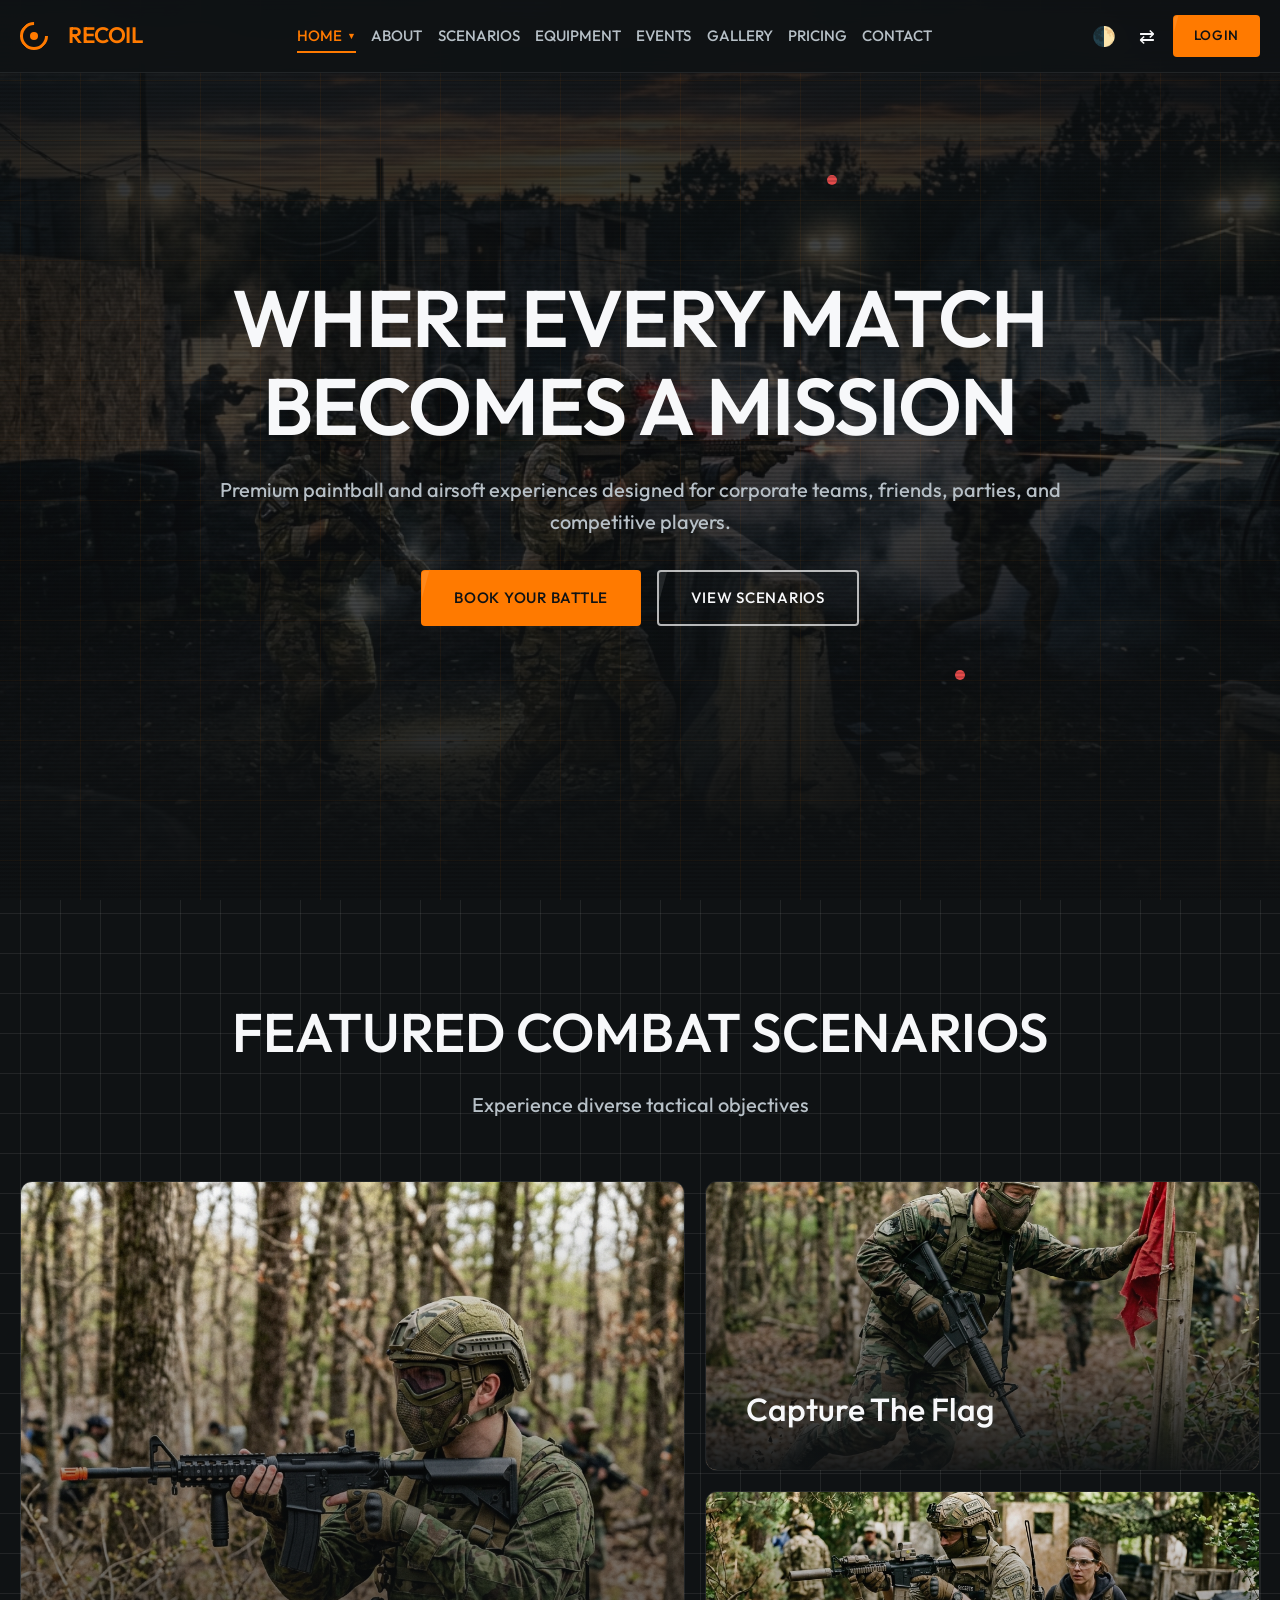
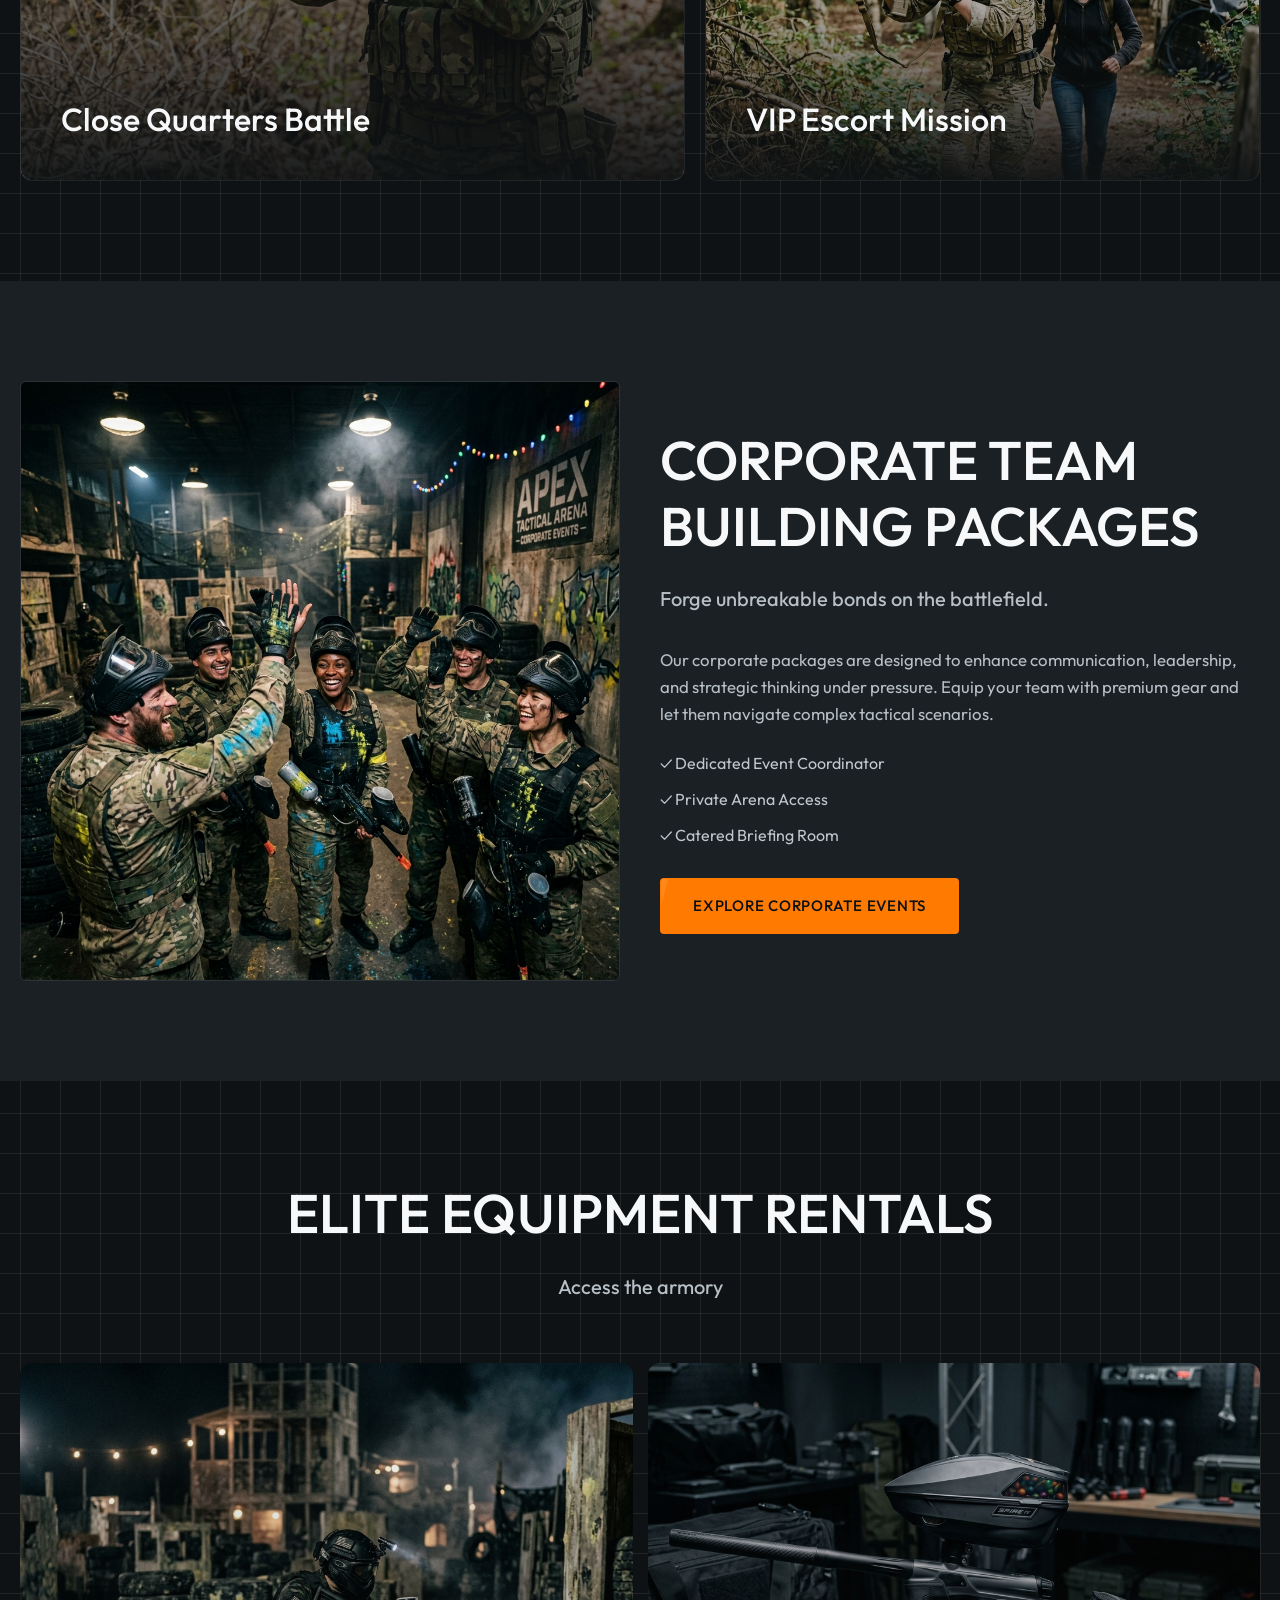
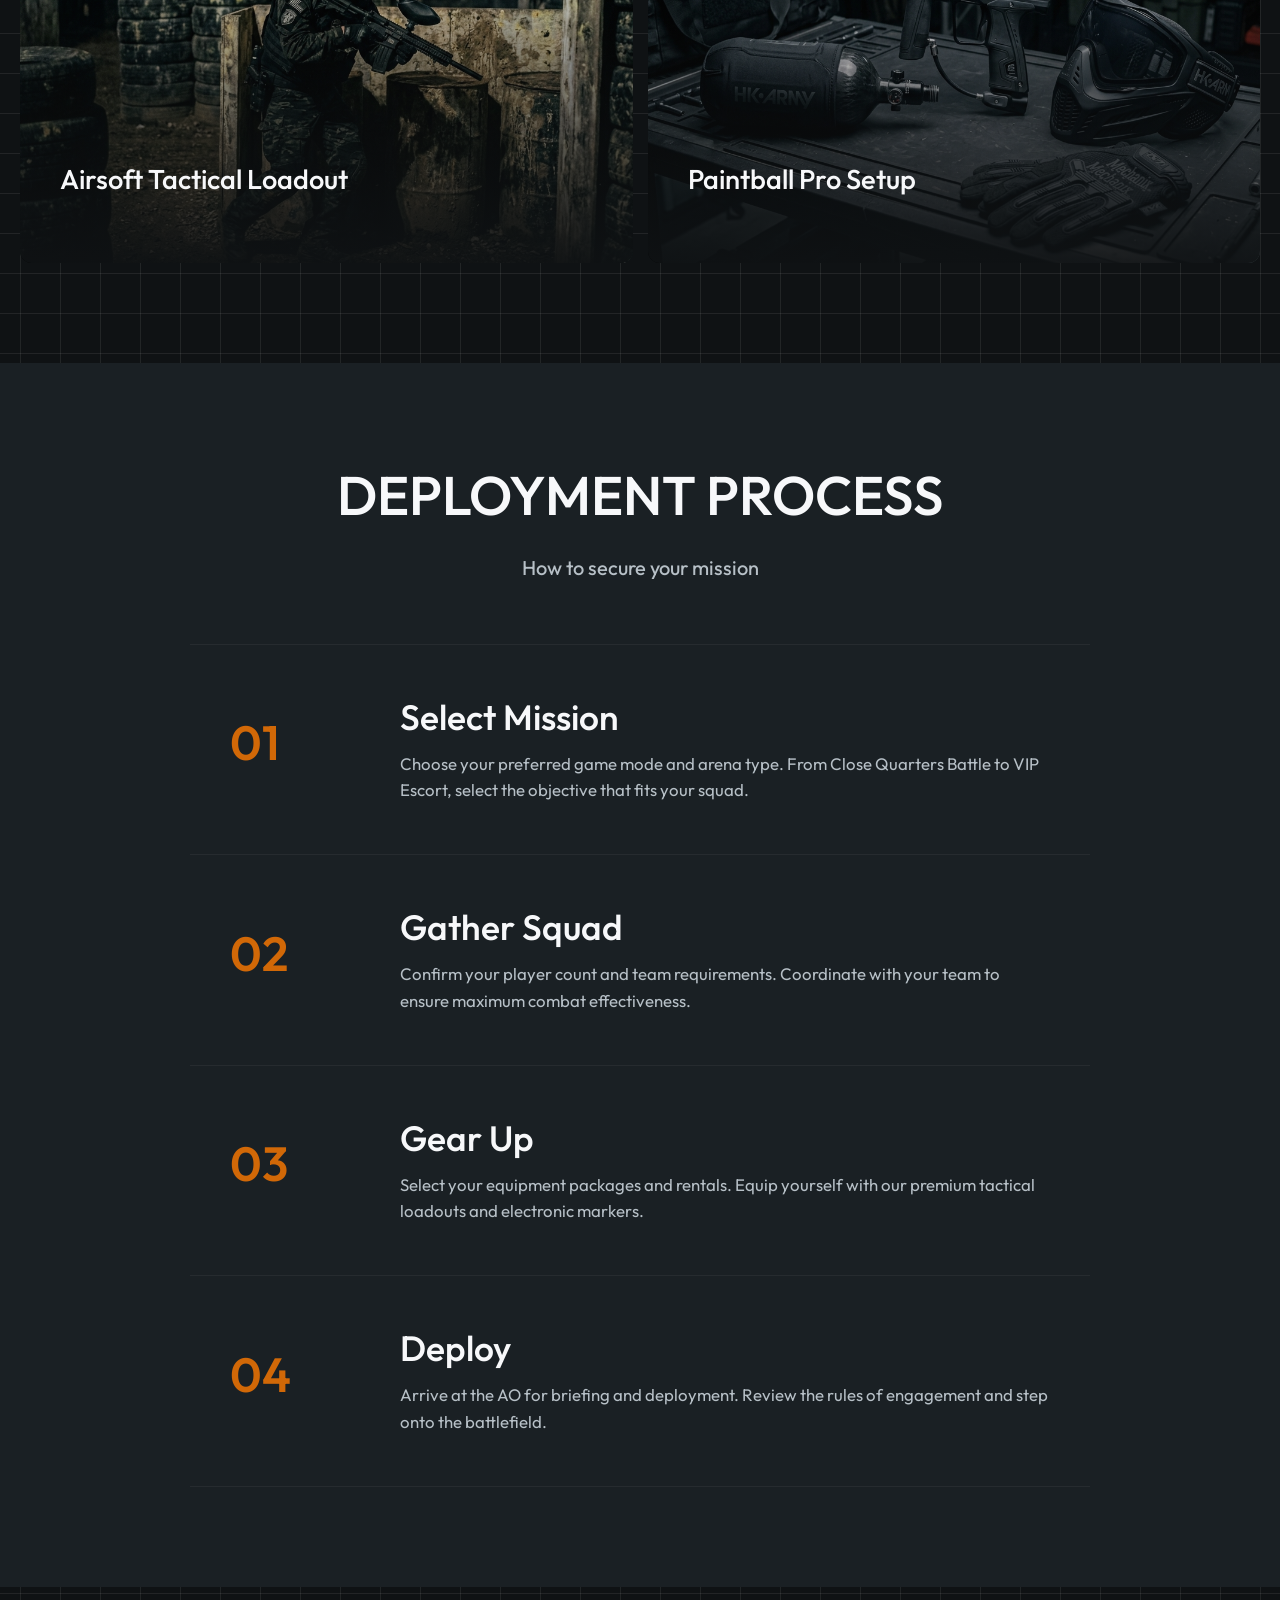
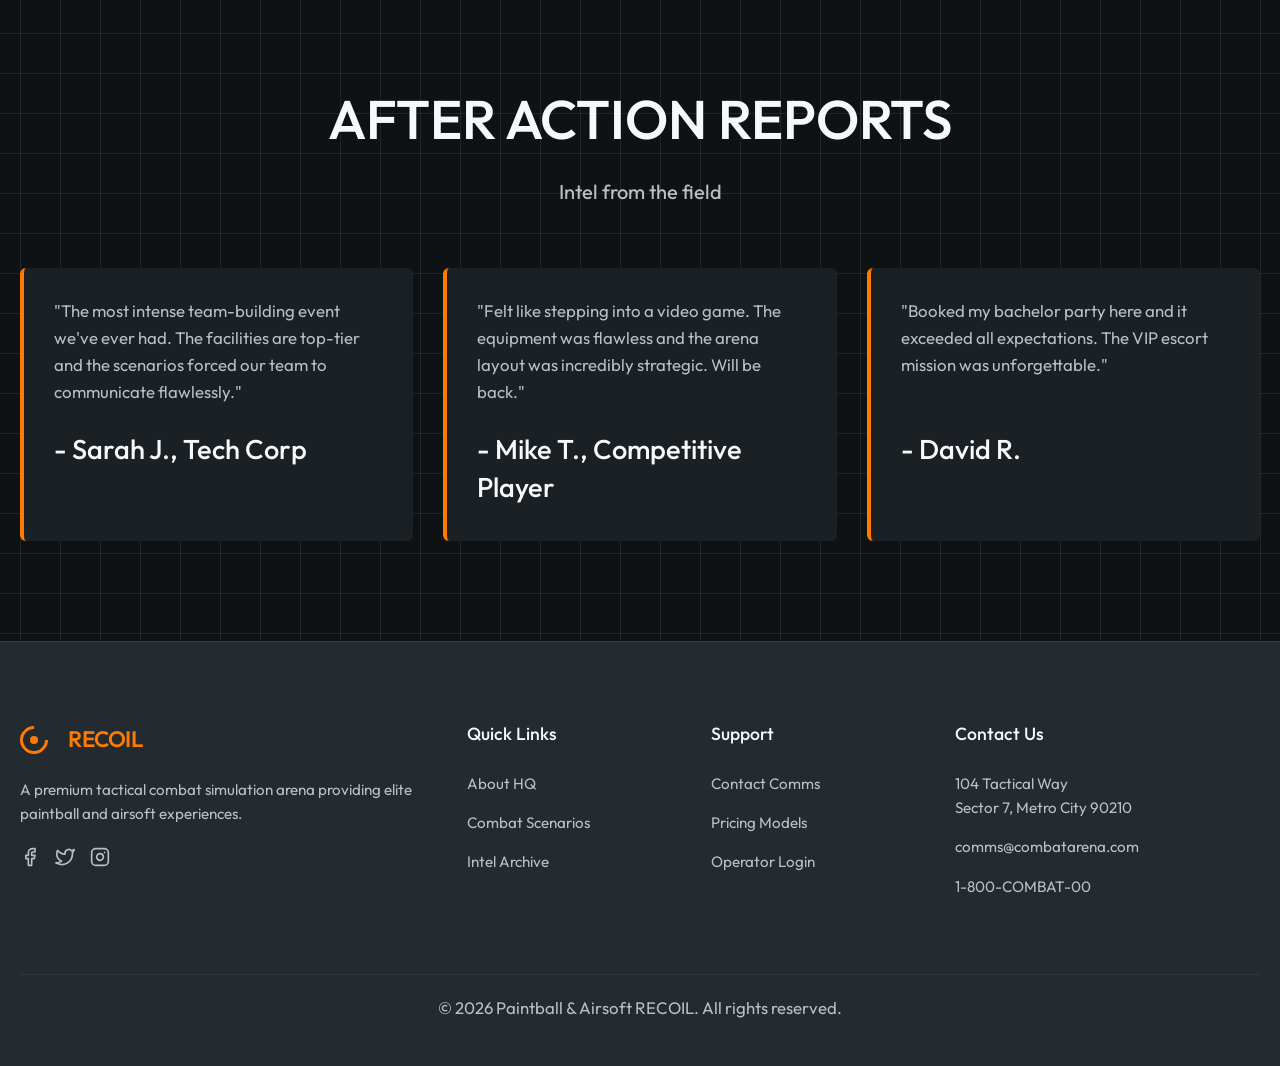
<file: index.html>
<!DOCTYPE html>
<html lang="en" dir="ltr">
<head>
    <link rel="icon" type="image/svg+xml" href="assets/images/favicon.svg">

    <meta charset="UTF-8">
    <meta name="viewport" content="width=device-width, initial-scale=1.0">
    <title>Paintball & Airsoft RECOIL | Premium Tactical Experience</title>
    <meta name="description" content="Premium paintball and airsoft experiences designed for corporate teams, friends, parties, and competitive players. Book your battle today.">
    <link rel="stylesheet" href="assets/css/style.css">
    <link rel="stylesheet" href="assets/css/dark-mode.css">
    <link rel="stylesheet" href="assets/css/rtl.css">
    <style>
        /* Specific overrides for Home 1 */
        .hero-section {
            --bg-primary: #0F1214;
            --text-primary: #F7F8FA;
            --text-secondary: #B7C0C7;
            --border-color: rgba(255, 255, 255, 0.15);
            color: var(--text-primary);
            height: 100vh;
            min-height: 800px;
            position: relative;
            display: flex;
            align-items: center;
            justify-content: center;
            text-align: center;
            overflow: hidden;
            background-color: var(--bg-primary);
        }

        /* Hero CTAs always sit on dark background, so force visible white border */
        .hero-section .btn-secondary {
            border: 2px solid rgba(255, 255, 255, 0.7) !important;
            color: #F7F8FA !important;
        }
        .hero-section .btn-secondary:hover {
            border-color: var(--tactical-orange) !important;
            color: var(--tactical-orange) !important;
        }
        .hero-section .btn-group {
            display: flex;
            flex-wrap: wrap;
            justify-content: center;
            gap: 16px;
        }

        @keyframes heroBgZoom {
            0% { transform: scale(1); }
            100% { transform: scale(1.1); }
        }

        .hero-bg {
            position: absolute;
            top: 0; left: 0; width: 100%; height: 100%;
            background-image: url('assets/images/hero_bg_1.png');
            background-size: cover;
            background-position: center;
            opacity: 0.4;
            z-index: 1;
            animation: heroBgZoom 20s ease-in-out infinite alternate;
        }

        .hero-overlay {
            position: absolute;
            top: 0; left: 0; width: 100%; height: 100%;
            background: linear-gradient(to bottom, rgba(15,18,20,0.8) 0%, rgba(15,18,20,0.2) 50%, var(--bg-primary) 100%);
            z-index: 2;
        }

        /* PREMIUM PAINTBALL FALL ANIMATION */
        .paintballs-container {
            position: absolute;
            top: 0; left: 0; width: 100%; height: 100%;
            overflow: hidden;
            z-index: 3;
            pointer-events: none;
        }
        .paintball {
            position: absolute;
            border-radius: 50%;
            background: radial-gradient(circle at 30% 30%, #ffaa00, #ff4500);
            box-shadow: inset -2px -2px 6px rgba(0,0,0,0.5), 0 0 10px rgba(255, 69, 0, 0.4);
            opacity: 0;
            top: -50px;
            animation: falldown linear infinite;
        }
        .paintball.blue { background: radial-gradient(circle at 30% 30%, #00d4ff, #0055ff); box-shadow: inset -2px -2px 6px rgba(0,0,0,0.5), 0 0 10px rgba(0, 85, 255, 0.4); }
        .paintball.green { background: radial-gradient(circle at 30% 30%, #55ff00, #00aa00); box-shadow: inset -2px -2px 6px rgba(0,0,0,0.5), 0 0 10px rgba(0, 170, 0, 0.4); }

        @keyframes falldown {
            0% { transform: translateY(-50px) translateX(0) rotate(0deg); opacity: 0; }
            10% { opacity: 0.8; }
            80% { opacity: 0.8; }
            100% { transform: translateY(120vh) translateX(150px) rotate(360deg); opacity: 0; }
        }

        /* Depth of field & speed variations */
        .pb-1 { width: 15px; height: 15px; left: 5%; animation-duration: 6s; animation-delay: 0s; filter: blur(1px); }
        .pb-2 { width: 40px; height: 40px; left: 20%; animation-duration: 8s; animation-delay: 2s; filter: blur(4px); }
        .pb-3 { width: 22px; height: 22px; left: 35%; animation-duration: 5s; animation-delay: 4s; filter: blur(2px); }
        .pb-4 { width: 12px; height: 12px; left: 50%; animation-duration: 7s; animation-delay: 1s; filter: blur(0.5px); }
        .pb-5 { width: 35px; height: 35px; left: 65%; animation-duration: 9s; animation-delay: 3s; filter: blur(3px); }
        .pb-6 { width: 18px; height: 18px; left: 80%; animation-duration: 5.5s; animation-delay: 5s; filter: blur(1.5px); }
        .pb-7 { width: 28px; height: 28px; left: 90%; animation-duration: 7.5s; animation-delay: 0.5s; filter: blur(2.5px); }
        .pb-8 { width: 50px; height: 50px; left: 10%; animation-duration: 10s; animation-delay: 1.5s; filter: blur(6px); }

        .hero-tactical-elements {
            position: absolute;
            top: 0; left: 0; width: 100%; height: 100%;
            z-index: 3;
            pointer-events: none;
        }

        .hero-content {
            position: relative;
            z-index: 10;
            max-width: 900px;
            padding: 0 20px;
        }

        @keyframes heroFadeInUp {
            from {
                opacity: 0;
                transform: translateY(40px);
            }
            to {
                opacity: 1;
                transform: translateY(0);
            }
        }

        .hero-content h1 {
            opacity: 0;
            animation: heroFadeInUp 1.2s cubic-bezier(0.19, 1, 0.22, 1) 0.2s forwards;
        }

        .hero-content .lead-text {
            opacity: 0;
            animation: heroFadeInUp 1.2s cubic-bezier(0.19, 1, 0.22, 1) 0.4s forwards;
        }

        .hero-content .btn-group {
            opacity: 0;
            animation: heroFadeInUp 1.2s cubic-bezier(0.19, 1, 0.22, 1) 0.6s forwards;
        }

        .marker-1 { top: 20%; left: 15%; }
        .marker-2 { top: 60%; left: 80%; }
        .marker-3 { top: 75%; left: 25%; }

        .feature-grid {
            display: grid;
            grid-template-columns: repeat(auto-fit, minmax(300px, 1fr));
            gap: 30px;
            margin-top: 50px;
        }
        
        .process-steps {
            display: flex;
            justify-content: space-between;
            gap: 20px;
            margin-top: 50px;
            flex-wrap: wrap;
        }
        
        .step {
            flex: 1;
            min-width: 200px;
            text-align: center;
            position: relative;
        }

        .step-number {
            font-size: 3rem;
            font-weight: 580;
            color: var(--tactical-orange);
            margin-bottom: 15px;
            opacity: 0.8;
            font-family: var(--font-family);
        }

        .testimonials-slider {
            display: grid;
            grid-template-columns: repeat(auto-fit, minmax(300px, 1fr));
            gap: 30px;
        }

        .testimonial-card {
            background-color: var(--bg-secondary);
            padding: 30px;
            border-radius: 6px;
            border-left: 4px solid var(--tactical-orange);
            display: flex;
            flex-direction: column;
        }

        .testimonial-card h5 {
            margin-top: auto !important;
            min-height: 3em;
            font-weight: 500;
        }
    </style>
</head>
<body class="anim-grid-bg">

    <!-- Navbar -->
    <nav class="navbar">
        <div class="nav-left">
            <div class="logo-icon"></div>
            <a href="index.html" class="logo-text">RECOIL</a>
        </div>
        <div class="nav-center">
            <div class="nav-dropdown">
                <a href="#" class="nav-link active">Home <span style="font-size: 0.6em;">▼</span></a>
                <div class="dropdown-menu">
                    <a href="index.html" class="dropdown-item active">Home 1</a>
                    <a href="home-2.html" class="dropdown-item">Home 2</a>
                </div>
            </div>
            <a href="about.html" class="nav-link">About</a>
            <a href="game-scenarios.html" class="nav-link">Scenarios</a>
            <a href="equipment-rentals.html" class="nav-link">Equipment</a>
            <a href="events.html" class="nav-link">Events</a>
            <a href="gallery.html" class="nav-link">Gallery</a>
            <a href="pricing.html" class="nav-link">Pricing</a>
            <a href="contact.html" class="nav-link">Contact</a>
        </div>
        <div class="nav-right">
            <button id="theme-toggle" class="icon-btn" title="Toggle Light/Dark Mode">🌓</button>
            <button id="rtl-toggle" class="icon-btn" title="Toggle RTL">⇄</button>
            <a href="login.html" class="btn btn-primary">Login</a>
        </div>
        <button id="mobile-menu-toggle" class="mobile-menu-toggle">☰</button>
    </nav>

    <!-- Hero Section -->
    <header class="hero-section anim-scanlines">
        <div class="hero-bg"></div>
        <div class="hero-overlay"></div>
        
        <!-- Premium Paintball Animation -->
        <div class="paintballs-container">
            <div class="paintball pb-1"></div>
            <div class="paintball pb-2 blue"></div>
            <div class="paintball pb-3 green"></div>
            <div class="paintball pb-4"></div>
            <div class="paintball pb-5 blue"></div>
            <div class="paintball pb-6 green"></div>
            <div class="paintball pb-7"></div>
            <div class="paintball pb-8 blue"></div>
        </div>

        <div class="hero-tactical-elements anim-targeting-grid">
            <div class="anim-marker-pulse marker-1"></div>
            <div class="anim-marker-pulse marker-2"></div>
            <div class="anim-marker-pulse marker-3"></div>
        </div>
        <div class="hero-content">
            <h1>Where Every Match Becomes A Mission</h1>
            <p class="lead-text">Premium paintball and airsoft experiences designed for corporate teams, friends, parties, and competitive players.</p>
            <div class="btn-group">
                <a href="contact.html" class="btn btn-primary">Book Your Battle</a>
                <a href="game-scenarios.html" class="btn btn-secondary">View Scenarios</a>
            </div>
        </div>
    </header>

    <!-- Featured Scenarios -->
    <section class="section-padding">
        <div class="container">
            <div class="section-header">
                <h2>Featured Combat Scenarios</h2>
                <p class="subheading">Experience diverse tactical objectives</p>
            </div>
            <div class="bento-grid">
                <a href="scenario-details.html" class="bento-card bento-large">
                    <img src="assets/images/equip_bundle_1_blog.png" alt="Close Quarters Battle" class="bento-bg">
                    <div class="bento-overlay"></div>
                    <div class="bento-content">
                        <h3>Close Quarters Battle</h3>
                        <div class="bento-hover-content">
                            <p>Intense, fast-paced indoor skirmishes designed for rapid tactical execution and team coordination.</p>
                            <span class="btn btn-primary" style="margin-top: 20px;">Mission Briefing</span>
                        </div>
                    </div>
                </a>
                <a href="scenario-details.html" class="bento-card">
                    <img src="assets/images/scenario_ctf_index.png" alt="Capture The Flag" class="bento-bg">
                    <div class="bento-overlay"></div>
                    <div class="bento-content">
                        <h3>Capture The Flag</h3>
                        <div class="bento-hover-content">
                            <p>The classic tactical mode. Secure the enemy objective and return it to your base.</p>
                            <span class="btn btn-secondary" style="margin-top: 15px; height: 42px; font-size: 0.85rem;">Mission Briefing</span>
                        </div>
                    </div>
                </a>
                <a href="scenario-details.html" class="bento-card">
                    <img src="assets/images/scenario_vip_index.png" alt="VIP Escort" class="bento-bg">
                    <div class="bento-overlay"></div>
                    <div class="bento-content">
                        <h3>VIP Escort Mission</h3>
                        <div class="bento-hover-content">
                            <p>Protect the high-value target and extract them safely through hostile territory.</p>
                            <span class="btn btn-secondary" style="margin-top: 15px; height: 42px; font-size: 0.85rem;">Mission Briefing</span>
                        </div>
                    </div>
                </a>
            </div>
        </div>
    </section>

    <!-- Corporate Team Building -->
    <section class="section-padding" style="background-color: var(--bg-secondary);">
        <div class="container">
            <div style="display: flex; flex-wrap: wrap; gap: 40px; align-items: center;">
                <div style="flex: 1; min-width: 300px;">
                    <img src="assets/images/corporate_team_building.png" alt="Corporate Team Building" style="border-radius: 6px; border: 1px solid var(--border-color); width: 100%;">
                </div>
                <div style="flex: 1; min-width: 300px;">
                    <h2>Corporate Team Building Packages</h2>
                    <p class="lead-text">Forge unbreakable bonds on the battlefield.</p>
                    <p>Our corporate packages are designed to enhance communication, leadership, and strategic thinking under pressure. Equip your team with premium gear and let them navigate complex tactical scenarios.</p>
                    <ul style="list-style-type: none; margin-bottom: 30px;">
                        <li style="margin-bottom: 10px; color: var(--steel-silver);">✓ Dedicated Event Coordinator</li>
                        <li style="margin-bottom: 10px; color: var(--steel-silver);">✓ Private Arena Access</li>
                        <li style="margin-bottom: 10px; color: var(--steel-silver);">✓ Catered Briefing Room</li>
                    </ul>
                    <a href="events.html" class="btn btn-primary">Explore Corporate Events</a>
                </div>
            </div>
        </div>
    </section>

    <!-- Equipment Rental -->
    <section class="section-padding">
        <div class="container">
            <div class="section-header">
                <h2>Elite Equipment Rentals</h2>
                <p class="subheading">Access the armory</p>
            </div>
            <div class="equipment-accordion">
                <a href="equipment-rentals.html" class="equip-panel">
                    <img src="assets/images/bg_login.png" alt="Airsoft Loadout" class="equip-bg">
                    <div class="equip-overlay"></div>
                    <div class="equip-content">
                        <h3>Airsoft Tactical Loadout</h3>
                        <p>Premium AEG rifles, full face protection, and tactical vests for a realistic combat feel.</p>
                        <span class="btn btn-primary">View Details</span>
                    </div>
                </a>
                <a href="equipment-rentals.html" class="equip-panel">
                    <img src="assets/images/paintball_pro_setup.png" alt="Paintball Marker Setup" class="equip-bg">
                    <div class="equip-overlay"></div>
                    <div class="equip-content">
                        <h3>Paintball Pro Setup</h3>
                        <p>High-end markers with electronic trigger frames, thermal masks, and compressed air tanks.</p>
                        <span class="btn btn-primary">View Details</span>
                    </div>
                </a>
            </div>
        </div>
    </section>

    <!-- Event Booking Process -->
    <section class="section-padding" style="background-color: var(--bg-secondary);">
        <div class="container">
            <div class="section-header">
                <h2>Deployment Process</h2>
                <p class="subheading">How to secure your mission</p>
            </div>
            <div class="premium-stepper">
                <div class="step-item">
                    <div class="step-number">01</div>
                    <div class="step-content">
                        <h3>Select Mission</h3>
                        <p>Choose your preferred game mode and arena type. From Close Quarters Battle to VIP Escort, select the objective that fits your squad.</p>
                    </div>
                </div>
                <div class="step-item">
                    <div class="step-number">02</div>
                    <div class="step-content">
                        <h3>Gather Squad</h3>
                        <p>Confirm your player count and team requirements. Coordinate with your team to ensure maximum combat effectiveness.</p>
                    </div>
                </div>
                <div class="step-item">
                    <div class="step-number">03</div>
                    <div class="step-content">
                        <h3>Gear Up</h3>
                        <p>Select your equipment packages and rentals. Equip yourself with our premium tactical loadouts and electronic markers.</p>
                    </div>
                </div>
                <div class="step-item">
                    <div class="step-number">04</div>
                    <div class="step-content">
                        <h3>Deploy</h3>
                        <p>Arrive at the AO for briefing and deployment. Review the rules of engagement and step onto the battlefield.</p>
                    </div>
                </div>
            </div>
        </div>
    </section>

    <!-- Testimonials -->
    <section class="section-padding">
        <div class="container">
            <div class="section-header">
                <h2>After Action Reports</h2>
                <p class="subheading">Intel from the field</p>
            </div>
            <div class="testimonials-slider">
                <div class="testimonial-card">
                    <p>"The most intense team-building event we've ever had. The facilities are top-tier and the scenarios forced our team to communicate flawlessly."</p>
                    <h5 style="margin-top: 20px; margin-bottom: 0;">- Sarah J., Tech Corp</h5>
                </div>
                <div class="testimonial-card">
                    <p>"Felt like stepping into a video game. The equipment was flawless and the arena layout was incredibly strategic. Will be back."</p>
                    <h5 style="margin-top: 20px; margin-bottom: 0;">- Mike T., Competitive Player</h5>
                </div>
                <div class="testimonial-card">
                    <p>"Booked my bachelor party here and it exceeded all expectations. The VIP escort mission was unforgettable."</p>
                    <h5 style="margin-top: 20px; margin-bottom: 0;">- David R.</h5>
                </div>
            </div>
        </div>
    </section>

    <!-- Footer -->
    <footer class="main-footer">
        <div class="container">
            <div class="footer-grid">
                <div class="footer-col">
                    <div class="nav-left" style="margin-bottom: 20px;">
                        <div class="logo-icon"></div>
                        <span class="logo-text">RECOIL</span>
                    </div>
                    <p style="color: var(--text-secondary); margin-bottom: 20px; font-size: 0.95rem;">A premium tactical combat simulation arena providing elite paintball and airsoft experiences.</p>
                    <div class="social-links">
                        <a href="#" title="Facebook"><svg width="20" height="20" viewBox="0 0 24 24" fill="none" stroke="currentColor" stroke-width="2" stroke-linecap="round" stroke-linejoin="round"><path d="M18 2h-3a5 5 0 0 0-5 5v3H7v4h3v8h4v-8h3l1-4h-4V7a1 1 0 0 1 1-1h3z"></path></svg></a>
                        <a href="#" title="Twitter"><svg width="20" height="20" viewBox="0 0 24 24" fill="none" stroke="currentColor" stroke-width="2" stroke-linecap="round" stroke-linejoin="round"><path d="M23 3a10.9 10.9 0 0 1-3.14 1.53 4.48 4.48 0 0 0-7.86 3v1A10.66 10.66 0 0 1 3 4s-4 9 5 13a11.64 11.64 0 0 1-7 2c9 5 20 0 20-11.5a4.5 4.5 0 0 0-.08-.83A7.72 7.72 0 0 0 23 3z"></path></svg></a>
                        <a href="#" title="Instagram"><svg width="20" height="20" viewBox="0 0 24 24" fill="none" stroke="currentColor" stroke-width="2" stroke-linecap="round" stroke-linejoin="round"><rect x="2" y="2" width="20" height="20" rx="5" ry="5"></rect><path d="M16 11.37A4 4 0 1 1 12.63 8 4 4 0 0 1 16 11.37z"></path><line x1="17.5" y1="6.5" x2="17.51" y2="6.5"></line></svg></a>
                    </div>
                </div>
                <div class="footer-col">
                    <h4 class="footer-heading">Quick Links</h4>
                    <ul class="footer-links">
                        <li><a href="about.html">About HQ</a></li>
                        <li><a href="game-scenarios.html">Combat Scenarios</a></li>
                        <li><a href="gallery.html">Intel Archive</a></li>
                    </ul>
                </div>
                <div class="footer-col">
                    <h4 class="footer-heading">Support</h4>
                    <ul class="footer-links">
                        <li><a href="contact.html">Contact Comms</a></li>
                        <li><a href="pricing.html">Pricing Models</a></li>
                        <li><a href="login.html">Operator Login</a></li>
                    </ul>
                </div>
                <div class="footer-col">
                    <h4 class="footer-heading">Contact Us</h4>
                    <ul class="footer-contact">
                        <li>104 Tactical Way<br>Sector 7, Metro City 90210</li>
                        <li>comms@combatarena.com</li>
                        <li>1-800-COMBAT-00</li>
                    </ul>
                </div>
            </div>
            <div class="footer-bottom">
                <p>&copy; 2026 Paintball & Airsoft RECOIL. All rights reserved.</p>
                <button id="scroll-top" class="scroll-top-btn" title="Scroll to Top">&uarr;</button>
            </div>
        </div>
    </footer>

    <script src="assets/js/main.js"></script>
</body>
</html>
</file>
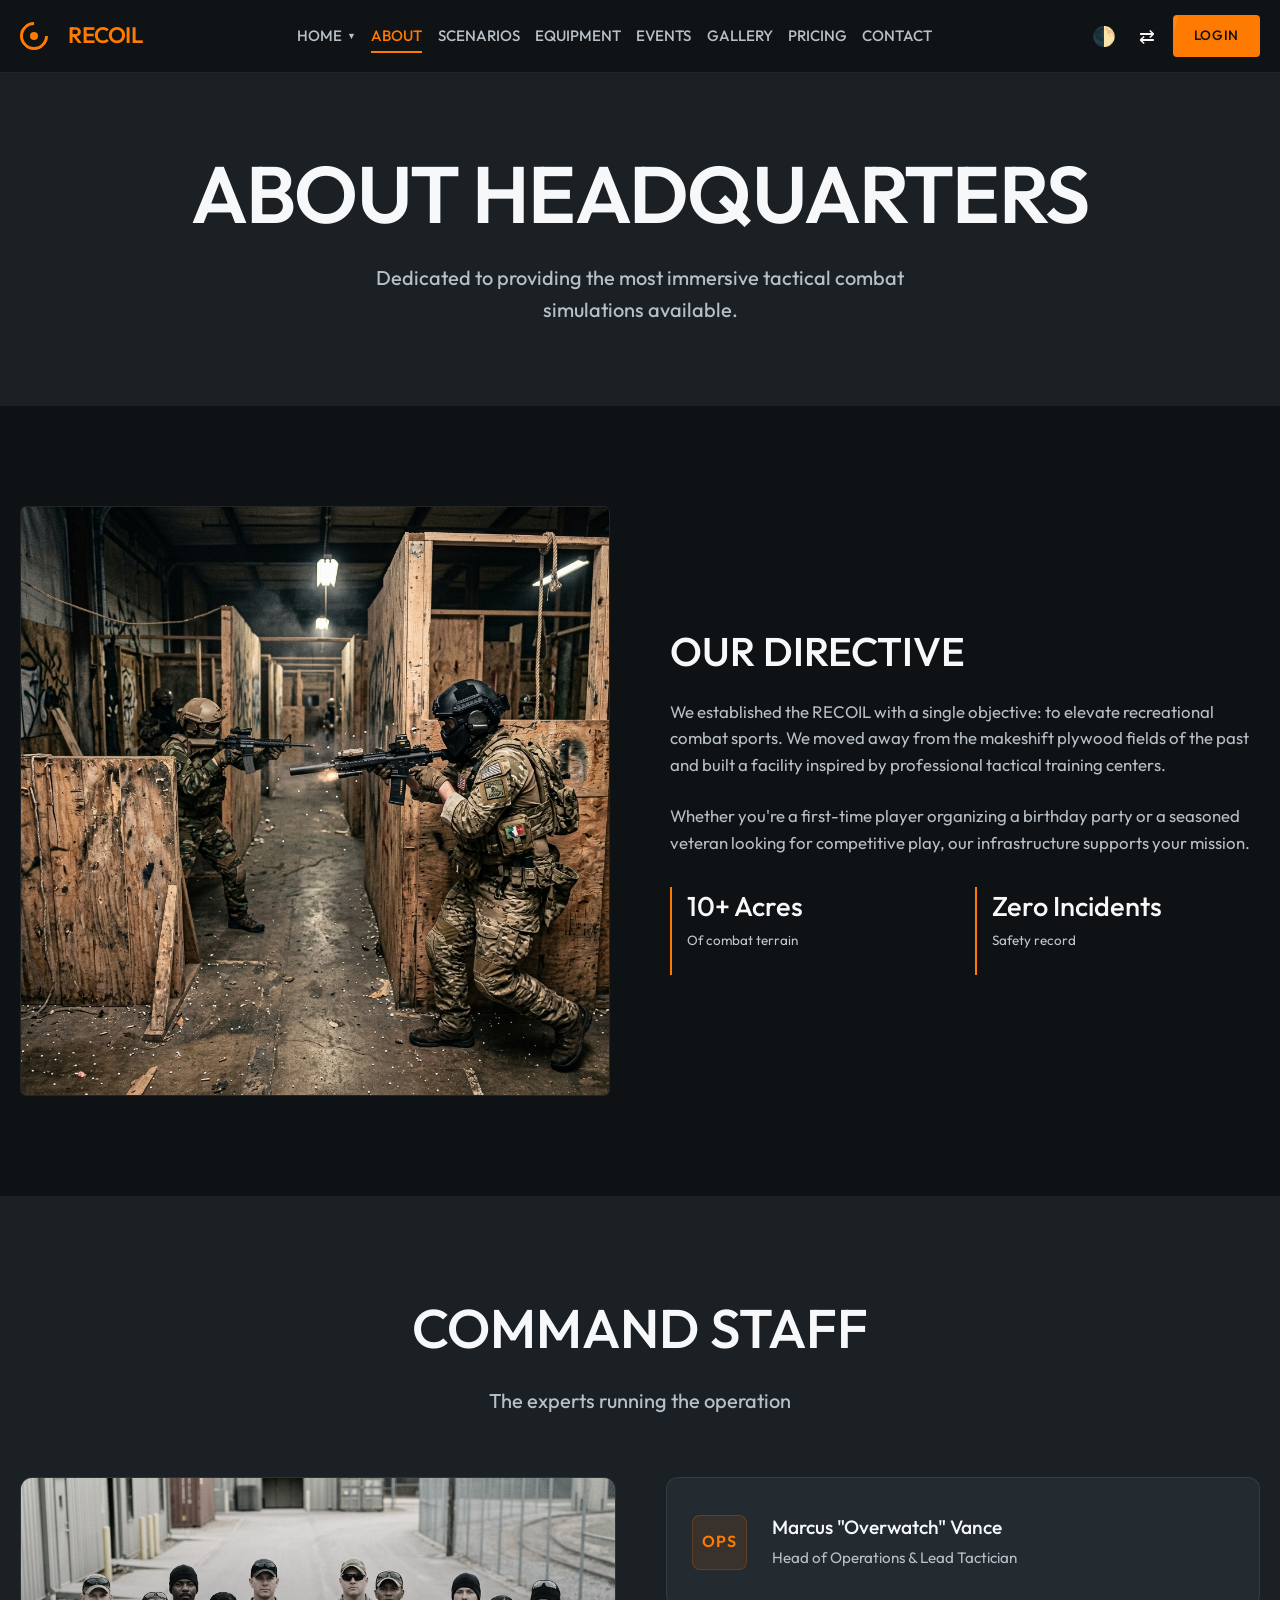
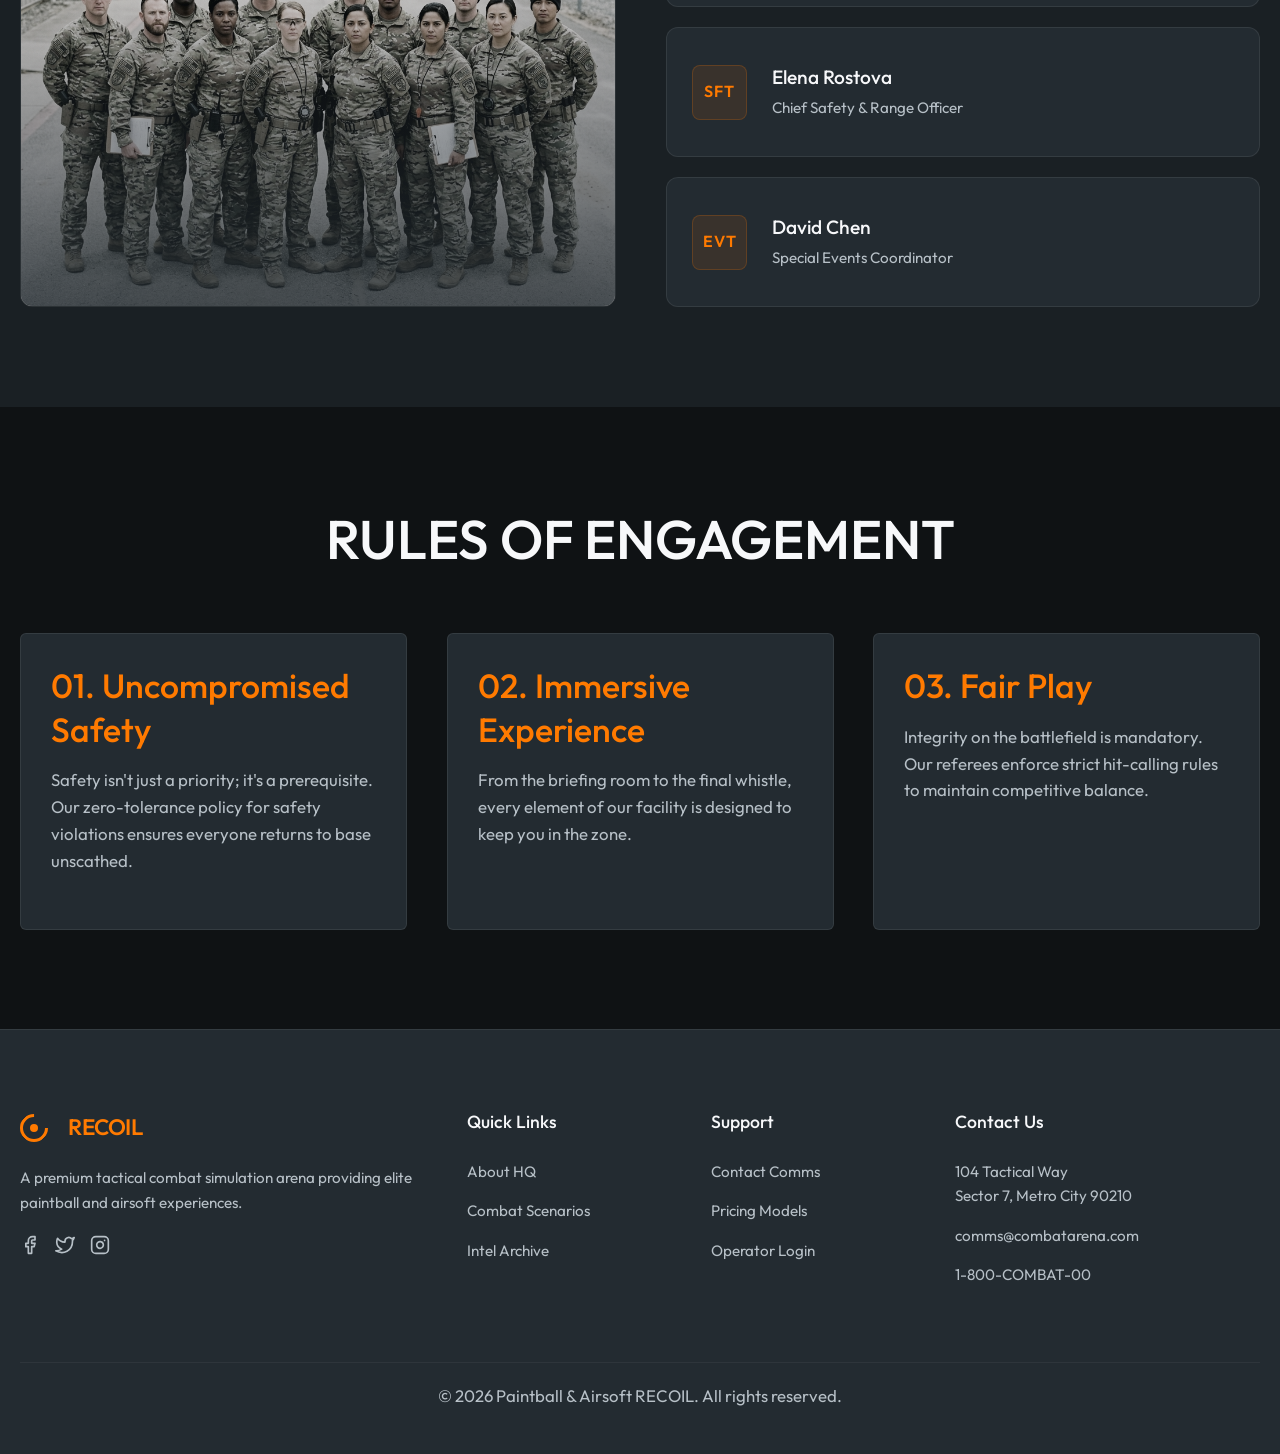
<file: about.html>
<!DOCTYPE html>
<html lang="en" dir="ltr">
<head>
    <link rel="icon" type="image/svg+xml" href="assets/images/favicon.svg">

    <meta charset="UTF-8">
    <meta name="viewport" content="width=device-width, initial-scale=1.0">
    <title>About Us | Paintball & Airsoft RECOIL</title>
    <meta name="description" content="Learn about our mission, our premium tactical arenas, our safety standards, and the elite team behind our combat experiences.">
    <link rel="stylesheet" href="assets/css/style.css">
    <link rel="stylesheet" href="assets/css/dark-mode.css">
    <link rel="stylesheet" href="assets/css/rtl.css">
</head>
<body>

    <!-- Navbar -->
    <nav class="navbar">
        <div class="nav-left">
            <div class="logo-icon"></div>
            <a href="index.html" class="logo-text">RECOIL</a>
        </div>
        <div class="nav-center">
            <div class="nav-dropdown">
                <a href="#" class="nav-link">Home <span style="font-size: 0.6em;">▼</span></a>
                <div class="dropdown-menu">
                    <a href="index.html" class="dropdown-item">Home 1</a>
                    <a href="home-2.html" class="dropdown-item">Home 2</a>
                </div>
            </div>
            <a href="about.html" class="nav-link active">About</a>
            <a href="game-scenarios.html" class="nav-link">Scenarios</a>
            <a href="equipment-rentals.html" class="nav-link">Equipment</a>
            <a href="events.html" class="nav-link">Events</a>
            <a href="gallery.html" class="nav-link">Gallery</a>
            <a href="pricing.html" class="nav-link">Pricing</a>
            <a href="contact.html" class="nav-link">Contact</a>
        </div>
        <div class="nav-right">
            <button id="theme-toggle" class="icon-btn" title="Toggle Light/Dark Mode">🌓</button>
            <button id="rtl-toggle" class="icon-btn" title="Toggle RTL">⇄</button>
            <a href="login.html" class="btn btn-primary">Login</a>
        </div>
        <button id="mobile-menu-toggle" class="mobile-menu-toggle">☰</button>
    </nav>

    <!-- Page Header -->
    <header style="padding: 150px 0 80px; text-align: center; background-color: var(--bg-secondary);">
        <div class="container">
            <h1>About Headquarters</h1>
            <p class="lead-text" style="max-width: 600px; margin: 0 auto;">Dedicated to providing the most immersive tactical combat simulations available.</p>
        </div>
    </header>

    <!-- Mission & Vision -->
    <section class="section-padding">
        <div class="container">
            <div style="display: flex; flex-wrap: wrap; gap: 60px; align-items: center;">
                <div style="flex: 1; min-width: 300px;">
                    <img src="assets/images/arena_indoor_game_scenarios.png" alt="Arena Setup" style="border-radius: 6px; border: 1px solid var(--border-color);">
                </div>
                <div style="flex: 1; min-width: 300px;">
                    <h2 style="font-size: 2.5rem;">Our Directive</h2>
                    <p>We established the RECOIL with a single objective: to elevate recreational combat sports. We moved away from the makeshift plywood fields of the past and built a facility inspired by professional tactical training centers.</p>
                    <p>Whether you're a first-time player organizing a birthday party or a seasoned veteran looking for competitive play, our infrastructure supports your mission.</p>
                    
                    <div style="margin-top: 30px; display: grid; grid-template-columns: 1fr 1fr; gap: 20px;">
                        <div style="border-left: 2px solid var(--tactical-orange); padding-left: 15px;">
                            <h4 style="margin-bottom: 5px;">10+ Acres</h4>
                            <p class="caption">Of combat terrain</p>
                        </div>
                        <div style="border-left: 2px solid var(--tactical-orange); padding-left: 15px;">
                            <h4 style="margin-bottom: 5px;">Zero Incidents</h4>
                            <p class="caption">Safety record</p>
                        </div>
                    </div>
                </div>
            </div>
        </div>
    </section>

    <!-- The Team -->
    <section class="section-padding" style="background-color: var(--bg-secondary);">
        <div class="container">
            <div class="section-header">
                <h2>Command Staff</h2>
                <p class="subheading">The experts running the operation</p>
            </div>
            
            <div class="staff-container">
                <div class="staff-image">
                    <img src="assets/images/team_photo.png" alt="Command Staff">
                    <div class="tactical-overlay"></div>
                </div>
                
                <div class="personnel-list">
                    <div class="personnel-card">
                        <div class="personnel-icon">OPS</div>
                        <div class="personnel-info">
                            <h4>Marcus "Overwatch" Vance</h4>
                            <p>Head of Operations & Lead Tactician</p>
                        </div>
                    </div>
                    <div class="personnel-card">
                        <div class="personnel-icon">SFT</div>
                        <div class="personnel-info">
                            <h4>Elena Rostova</h4>
                            <p>Chief Safety & Range Officer</p>
                        </div>
                    </div>
                    <div class="personnel-card">
                        <div class="personnel-icon">EVT</div>
                        <div class="personnel-info">
                            <h4>David Chen</h4>
                            <p>Special Events Coordinator</p>
                        </div>
                    </div>
                </div>
            </div>
        </div>
    </section>

    <!-- Core Values -->
    <section class="section-padding">
        <div class="container">
            <div class="section-header">
                <h2>Rules of Engagement</h2>
            </div>
            <div style="display: grid; grid-template-columns: repeat(auto-fit, minmax(300px, 1fr)); gap: 40px;">
                <div class="tactical-card" style="padding: 30px;">
                    <h3 style="color: var(--tactical-orange);">01. Uncompromised Safety</h3>
                    <p>Safety isn't just a priority; it's a prerequisite. Our zero-tolerance policy for safety violations ensures everyone returns to base unscathed.</p>
                </div>
                <div class="tactical-card" style="padding: 30px;">
                    <h3 style="color: var(--tactical-orange);">02. Immersive Experience</h3>
                    <p>From the briefing room to the final whistle, every element of our facility is designed to keep you in the zone.</p>
                </div>
                <div class="tactical-card" style="padding: 30px;">
                    <h3 style="color: var(--tactical-orange);">03. Fair Play</h3>
                    <p>Integrity on the battlefield is mandatory. Our referees enforce strict hit-calling rules to maintain competitive balance.</p>
                </div>
            </div>
        </div>
    </section>

    <!-- Footer -->
    <footer class="main-footer">
        <div class="container">
            <div class="footer-grid">
                <div class="footer-col">
                    <div class="nav-left" style="margin-bottom: 20px;">
                        <div class="logo-icon"></div>
                        <span class="logo-text">RECOIL</span>
                    </div>
                    <p style="color: var(--text-secondary); margin-bottom: 20px; font-size: 0.95rem;">A premium tactical combat simulation arena providing elite paintball and airsoft experiences.</p>
                    <div class="social-links">
                        <a href="#" title="Facebook"><svg width="20" height="20" viewBox="0 0 24 24" fill="none" stroke="currentColor" stroke-width="2" stroke-linecap="round" stroke-linejoin="round"><path d="M18 2h-3a5 5 0 0 0-5 5v3H7v4h3v8h4v-8h3l1-4h-4V7a1 1 0 0 1 1-1h3z"></path></svg></a>
                        <a href="#" title="Twitter"><svg width="20" height="20" viewBox="0 0 24 24" fill="none" stroke="currentColor" stroke-width="2" stroke-linecap="round" stroke-linejoin="round"><path d="M23 3a10.9 10.9 0 0 1-3.14 1.53 4.48 4.48 0 0 0-7.86 3v1A10.66 10.66 0 0 1 3 4s-4 9 5 13a11.64 11.64 0 0 1-7 2c9 5 20 0 20-11.5a4.5 4.5 0 0 0-.08-.83A7.72 7.72 0 0 0 23 3z"></path></svg></a>
                        <a href="#" title="Instagram"><svg width="20" height="20" viewBox="0 0 24 24" fill="none" stroke="currentColor" stroke-width="2" stroke-linecap="round" stroke-linejoin="round"><rect x="2" y="2" width="20" height="20" rx="5" ry="5"></rect><path d="M16 11.37A4 4 0 1 1 12.63 8 4 4 0 0 1 16 11.37z"></path><line x1="17.5" y1="6.5" x2="17.51" y2="6.5"></line></svg></a>
                    </div>
                </div>
                <div class="footer-col">
                    <h4 class="footer-heading">Quick Links</h4>
                    <ul class="footer-links">
                        <li><a href="about.html">About HQ</a></li>
                        <li><a href="game-scenarios.html">Combat Scenarios</a></li>
                        <li><a href="gallery.html">Intel Archive</a></li>
                    </ul>
                </div>
                <div class="footer-col">
                    <h4 class="footer-heading">Support</h4>
                    <ul class="footer-links">
                        <li><a href="contact.html">Contact Comms</a></li>
                        <li><a href="pricing.html">Pricing Models</a></li>
                        <li><a href="login.html">Operator Login</a></li>
                    </ul>
                </div>
                <div class="footer-col">
                    <h4 class="footer-heading">Contact Us</h4>
                    <ul class="footer-contact">
                        <li>104 Tactical Way<br>Sector 7, Metro City 90210</li>
                        <li>comms@combatarena.com</li>
                        <li>1-800-COMBAT-00</li>
                    </ul>
                </div>
            </div>
            <div class="footer-bottom">
                <p>&copy; 2026 Paintball & Airsoft RECOIL. All rights reserved.</p>
                <button id="scroll-top" class="scroll-top-btn" title="Scroll to Top">&uarr;</button>
            </div>
        </div>
    </footer>

    <script src="assets/js/main.js"></script>
</body>
</html>
</file>
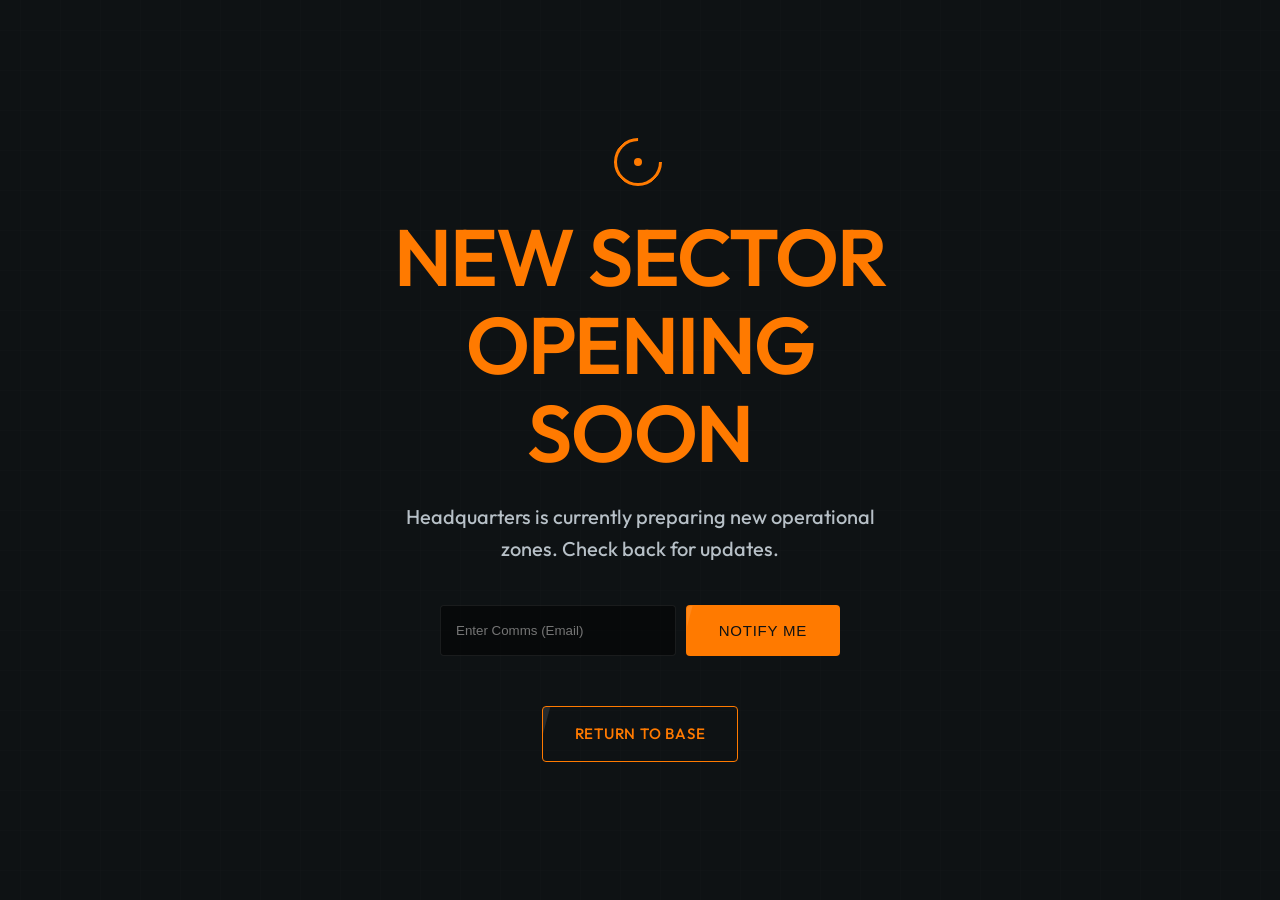
<file: coming-soon.html>
<!DOCTYPE html>
<html lang="en" dir="ltr">
<head>
    <link rel="icon" type="image/svg+xml" href="assets/images/favicon.svg">

    <meta charset="UTF-8">
    <meta name="viewport" content="width=device-width, initial-scale=1.0">
    <title>Coming Soon | RECOIL</title>
    <link rel="stylesheet" href="assets/css/style.css">
    <link rel="stylesheet" href="assets/css/dark-mode.css">
    <link rel="stylesheet" href="assets/css/rtl.css">
    <style>
        body {
            display: flex;
            align-items: center;
            justify-content: center;
            min-height: 100vh;
            background-color: var(--bg-primary);
        }
        .overlay {
            position: absolute;
            top: 0; left: 0; width: 100%; height: 100%;
            background: rgba(15, 18, 20, 0.9);
            z-index: 1;
        }
        .content {
            position: relative;
            z-index: 2;
            text-align: center;
            padding: 40px;
            max-width: 600px;
        }
    </style>
</head>
<body class="anim-grid-bg">

    <div class="overlay"></div>

    <div class="content anim-hud-enter">
        <div class="logo-icon" style="margin-bottom: 20px; width: 48px; height: 48px;"></div>
        <h1 style="color: var(--tactical-orange);">New Sector Opening Soon</h1>
        <p class="lead-text" style="margin-bottom: 40px;">Headquarters is currently preparing new operational zones. Check back for updates.</p>
        
        <form style="display: flex; gap: 10px; max-width: 400px; margin: 0 auto;">
            <input type="email" placeholder="Enter Comms (Email)" required style="flex: 1; padding: 15px; background: rgba(0,0,0,0.5); border: 1px solid var(--border-color); color: #fff; border-radius: 4px;">
            <button type="submit" class="btn btn-primary" style="height: auto;">Notify Me</button>
        </form>
        
        <div style="margin-top: 50px;">
            <a href="index.html" class="btn btn-secondary">Return to Base</a>
        </div>
    </div>

</body>
</html>
</file>
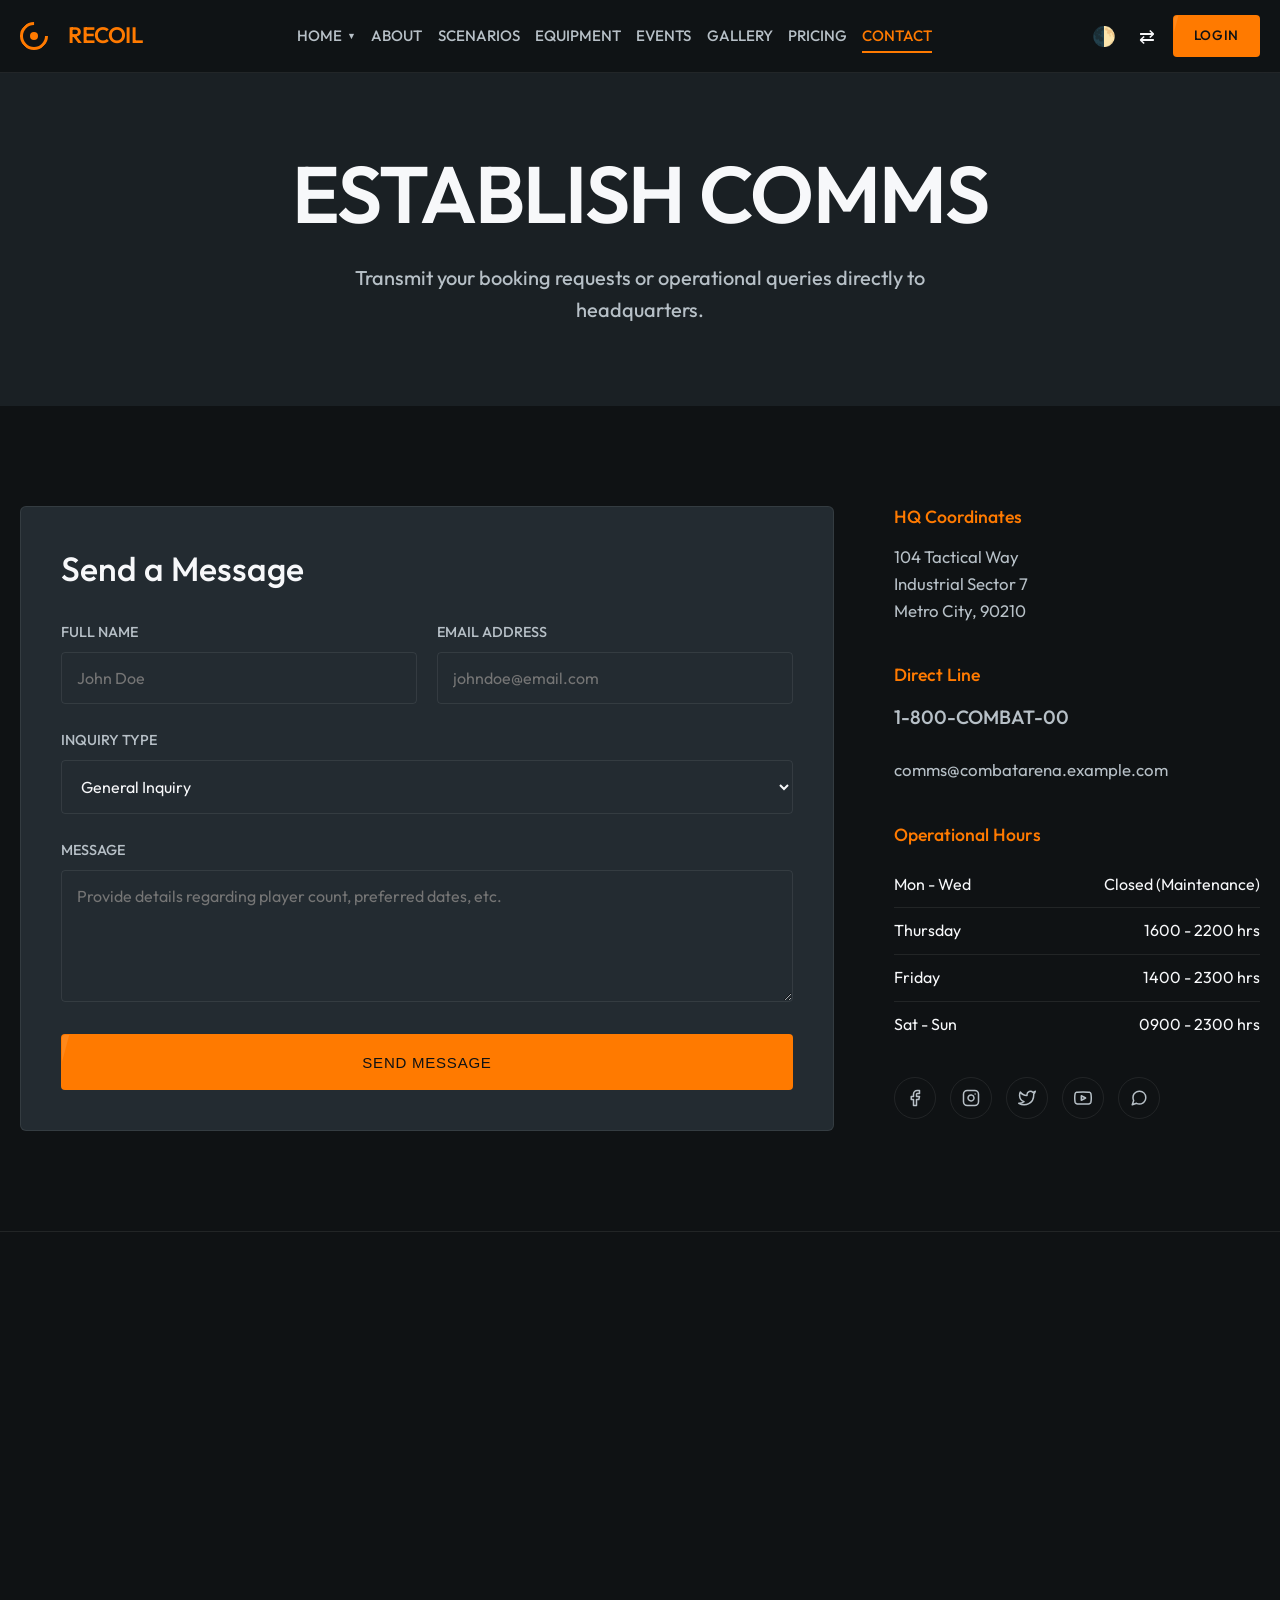
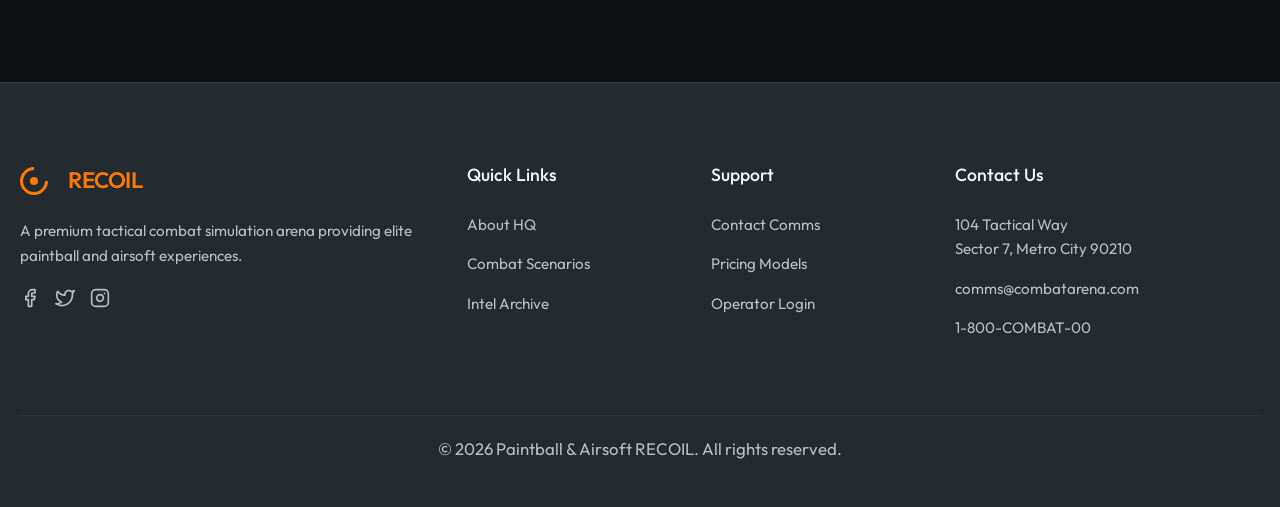
<file: contact.html>
<!DOCTYPE html>
<html lang="en" dir="ltr">
<head>
    <link rel="icon" type="image/svg+xml" href="assets/images/favicon.svg">

    <meta charset="UTF-8">
    <meta name="viewport" content="width=device-width, initial-scale=1.0">
    <title>Contact Headquarters | Paintball & Airsoft RECOIL</title>
    <meta name="description" content="Establish communications. Book an event, ask questions, and find the location to our premium RECOIL.">
    <link rel="stylesheet" href="assets/css/style.css">
    <link rel="stylesheet" href="assets/css/dark-mode.css">
    <link rel="stylesheet" href="assets/css/rtl.css">
    <style>
        .form-group {
            margin-bottom: 25px;
        }
        .form-label {
            display: block;
            margin-bottom: 8px;
            color: var(--text-secondary);
            font-size: 0.9rem;
            text-transform: uppercase;
        }
        .form-control {
            width: 100%;
            padding: 15px;
            background-color: transparent;
            border: 1px solid var(--border-color);
            color: var(--text-primary);
            border-radius: 4px;
            font-family: var(--font-family);
            font-size: 1rem;
            transition: border-color var(--transition-speed) ease;
        }
        .form-control:focus {
            outline: none;
            border-color: var(--tactical-orange);
        }
        .contact-social-links {
            display: flex;
            gap: 14px;
            margin-top: 30px;
        }
        .contact-social-links a {
            display: flex;
            align-items: center;
            justify-content: center;
            width: 42px;
            height: 42px;
            border: 1px solid var(--border-color);
            border-radius: 50%;
            color: var(--text-secondary);
            transition: all 0.3s ease;
            text-decoration: none;
        }
        .contact-social-links a:hover {
            border-color: var(--tactical-orange);
            color: var(--tactical-orange);
            background: rgba(255,122,0,0.08);
            transform: translateY(-3px);
        }
    </style>
</head>
<body>

    <!-- Navbar -->
    <nav class="navbar">
        <div class="nav-left">
            <div class="logo-icon"></div>
            <a href="index.html" class="logo-text">RECOIL</a>
        </div>
        <div class="nav-center">
            <div class="nav-dropdown">
                <a href="#" class="nav-link">Home <span style="font-size: 0.6em;">▼</span></a>
                <div class="dropdown-menu">
                    <a href="index.html" class="dropdown-item">Home 1</a>
                    <a href="home-2.html" class="dropdown-item">Home 2</a>
                </div>
            </div>
            <a href="about.html" class="nav-link">About</a>
            <a href="game-scenarios.html" class="nav-link">Scenarios</a>
            <a href="equipment-rentals.html" class="nav-link">Equipment</a>
            <a href="events.html" class="nav-link">Events</a>
            <a href="gallery.html" class="nav-link">Gallery</a>
            <a href="pricing.html" class="nav-link">Pricing</a>
            <a href="contact.html" class="nav-link active">Contact</a>
        </div>
        <div class="nav-right">
            <button id="theme-toggle" class="icon-btn" title="Toggle Light/Dark Mode">🌓</button>
            <button id="rtl-toggle" class="icon-btn" title="Toggle RTL">⇄</button>
            <a href="login.html" class="btn btn-primary">Login</a>
        </div>
        <button id="mobile-menu-toggle" class="mobile-menu-toggle">☰</button>
    </nav>

    <!-- Page Header -->
    <header style="padding: 150px 0 80px; text-align: center; background-color: var(--bg-secondary);">
        <div class="container">
            <h1>Establish Comms</h1>
            <p class="lead-text" style="max-width: 600px; margin: 0 auto;">Transmit your booking requests or operational queries directly to headquarters.</p>
        </div>
    </header>

    <!-- Contact Section -->
    <section class="section-padding">
        <div class="container">
            <div style="display: flex; flex-wrap: wrap; gap: 60px;">
                
                <!-- Contact Form -->
                <div style="flex: 2; min-width: 300px; background-color: var(--bg-card); padding: 40px; border-radius: 6px; border: 1px solid var(--border-color);">
                    <h3 style="margin-bottom: 30px;">Send a Message</h3>
                    <form action="#" method="POST">
                        <div style="display: grid; grid-template-columns: 1fr 1fr; gap: 20px;">
                            <div class="form-group">
                                <label class="form-label">Full Name</label>
                                <input type="text" class="form-control" placeholder="John Doe" required>
                            </div>
                            <div class="form-group">
                                <label class="form-label">Email Address</label>
                                <input type="email" class="form-control" placeholder="johndoe@email.com" required>
                            </div>
                        </div>
                        <div class="form-group">
                            <label class="form-label">Inquiry Type</label>
                            <select class="form-control">
                                <option>General Inquiry</option>
                                <option>Private Group Booking</option>
                                <option>Corporate Team Building</option>
                                <option>Birthday Package</option>
                            </select>
                        </div>
                        <div class="form-group">
                            <label class="form-label">Message</label>
                            <textarea class="form-control" rows="5" placeholder="Provide details regarding player count, preferred dates, etc." required></textarea>
                        </div>
                        <button type="submit" class="btn btn-primary" style="width: 100%;">Send Message</button>
                    </form>
                </div>

                <!-- Contact Info -->
                <div style="flex: 1; min-width: 300px;">
                    <div style="margin-bottom: 40px;">
                        <h3 style="margin-bottom: 15px; color: var(--tactical-orange); font-size: 1.1rem;">HQ Coordinates</h3>
                        <p>104 Tactical Way<br>Industrial Sector 7<br>Metro City, 90210</p>
                    </div>
                    
                    <div style="margin-bottom: 40px;">
                        <h3 style="margin-bottom: 15px; color: var(--tactical-orange); font-size: 1.1rem;">Direct Line</h3>
                        <p style="font-size: 1.2rem; font-weight: 540;">1-800-COMBAT-00</p>
                        <p>comms@combatarena.example.com</p>
                    </div>

                    <div>
                        <h3 style="margin-bottom: 15px; color: var(--tactical-orange); font-size: 1.1rem;">Operational Hours</h3>
                        <ul style="list-style-type: none;">
                            <li style="display: flex; justify-content: space-between; border-bottom: 1px solid var(--border-color); padding: 10px 0;">
                                <span>Mon - Wed</span>
                                <span>Closed (Maintenance)</span>
                            </li>
                            <li style="display: flex; justify-content: space-between; border-bottom: 1px solid var(--border-color); padding: 10px 0;">
                                <span>Thursday</span>
                                <span>1600 - 2200 hrs</span>
                            </li>
                            <li style="display: flex; justify-content: space-between; border-bottom: 1px solid var(--border-color); padding: 10px 0;">
                                <span>Friday</span>
                                <span>1400 - 2300 hrs</span>
                            </li>
                            <li style="display: flex; justify-content: space-between; padding: 10px 0;">
                                <span>Sat - Sun</span>
                                <span>0900 - 2300 hrs</span>
                            </li>
                        </ul>

                        <!-- Social Icons -->
                        <div class="contact-social-links">
                            <!-- Facebook -->
                            <a href="#" title="Facebook">
                                <svg width="18" height="18" viewBox="0 0 24 24" fill="none" stroke="currentColor" stroke-width="2" stroke-linecap="round" stroke-linejoin="round"><path d="M18 2h-3a5 5 0 0 0-5 5v3H7v4h3v8h4v-8h3l1-4h-4V7a1 1 0 0 1 1-1h3z"></path></svg>
                            </a>
                            <!-- Instagram -->
                            <a href="#" title="Instagram">
                                <svg width="18" height="18" viewBox="0 0 24 24" fill="none" stroke="currentColor" stroke-width="2" stroke-linecap="round" stroke-linejoin="round"><rect x="2" y="2" width="20" height="20" rx="5" ry="5"></rect><path d="M16 11.37A4 4 0 1 1 12.63 8 4 4 0 0 1 16 11.37z"></path><line x1="17.5" y1="6.5" x2="17.51" y2="6.5"></line></svg>
                            </a>
                            <!-- Twitter/X -->
                            <a href="#" title="Twitter">
                                <svg width="18" height="18" viewBox="0 0 24 24" fill="none" stroke="currentColor" stroke-width="2" stroke-linecap="round" stroke-linejoin="round"><path d="M23 3a10.9 10.9 0 0 1-3.14 1.53 4.48 4.48 0 0 0-7.86 3v1A10.66 10.66 0 0 1 3 4s-4 9 5 13a11.64 11.64 0 0 1-7 2c9 5 20 0 20-11.5a4.5 4.5 0 0 0-.08-.83A7.72 7.72 0 0 0 23 3z"></path></svg>
                            </a>
                            <!-- YouTube -->
                            <a href="#" title="YouTube">
                                <svg width="18" height="18" viewBox="0 0 24 24" fill="none" stroke="currentColor" stroke-width="2" stroke-linecap="round" stroke-linejoin="round"><path d="M22.54 6.42a2.78 2.78 0 0 0-1.95-1.96C18.88 4 12 4 12 4s-6.88 0-8.59.46a2.78 2.78 0 0 0-1.95 1.96A29 29 0 0 0 1 12a29 29 0 0 0 .46 5.58A2.78 2.78 0 0 0 3.41 19.54C5.12 20 12 20 12 20s6.88 0 8.59-.46a2.78 2.78 0 0 0 1.95-1.96A29 29 0 0 0 23 12a29 29 0 0 0-.46-5.58z"></path><polygon points="9.75 15.02 15.5 12 9.75 8.98 9.75 15.02"></polygon></svg>
                            </a>
                            <!-- WhatsApp -->
                            <a href="#" title="WhatsApp">
                                <svg width="18" height="18" viewBox="0 0 24 24" fill="none" stroke="currentColor" stroke-width="2" stroke-linecap="round" stroke-linejoin="round"><path d="M21 11.5a8.38 8.38 0 0 1-.9 3.8 8.5 8.5 0 0 1-7.6 4.7 8.38 8.38 0 0 1-3.8-.9L3 21l1.9-5.7a8.38 8.38 0 0 1-.9-3.8 8.5 8.5 0 0 1 4.7-7.6 8.38 8.38 0 0 1 3.8-.9h.5a8.48 8.48 0 0 1 8 8v.5z"></path></svg>
                            </a>
                        </div>
                    </div>
                </div>

            </div>
        </div>
    </section>

    <!-- Google Map -->
    <div style="border-top: 1px solid var(--border-color); line-height: 0; width: 100%;">
        <iframe src="https://www.google.com/maps/embed?pb=!1m18!1m12!1m3!1d105653.29815416041!2d-118.35824848378393!3d34.05316499806497!2m3!1f0!2f0!3f0!3m2!1i1024!2i768!4f13.1!3m3!1m2!1s0x80c2c75ddc27da13%3A0xe22fdf6f254608f4!2sLos%20Angeles%2C%20CA!5e0!3m2!1sen!2sus!4v1655555555555!5m2!1sen!2sus" width="100%" height="450" style="border:0; " allowfullscreen="" loading="lazy" referrerpolicy="no-referrer-when-downgrade"></iframe>
    </div>

    <!-- Footer -->
    <footer class="main-footer">
        <div class="container">
            <div class="footer-grid">
                <div class="footer-col">
                    <div class="nav-left" style="margin-bottom: 20px;">
                        <div class="logo-icon"></div>
                        <span class="logo-text">RECOIL</span>
                    </div>
                    <p style="color: var(--text-secondary); margin-bottom: 20px; font-size: 0.95rem;">A premium tactical combat simulation arena providing elite paintball and airsoft experiences.</p>
                    <div class="social-links">
                        <a href="#" title="Facebook"><svg width="20" height="20" viewBox="0 0 24 24" fill="none" stroke="currentColor" stroke-width="2" stroke-linecap="round" stroke-linejoin="round"><path d="M18 2h-3a5 5 0 0 0-5 5v3H7v4h3v8h4v-8h3l1-4h-4V7a1 1 0 0 1 1-1h3z"></path></svg></a>
                        <a href="#" title="Twitter"><svg width="20" height="20" viewBox="0 0 24 24" fill="none" stroke="currentColor" stroke-width="2" stroke-linecap="round" stroke-linejoin="round"><path d="M23 3a10.9 10.9 0 0 1-3.14 1.53 4.48 4.48 0 0 0-7.86 3v1A10.66 10.66 0 0 1 3 4s-4 9 5 13a11.64 11.64 0 0 1-7 2c9 5 20 0 20-11.5a4.5 4.5 0 0 0-.08-.83A7.72 7.72 0 0 0 23 3z"></path></svg></a>
                        <a href="#" title="Instagram"><svg width="20" height="20" viewBox="0 0 24 24" fill="none" stroke="currentColor" stroke-width="2" stroke-linecap="round" stroke-linejoin="round"><rect x="2" y="2" width="20" height="20" rx="5" ry="5"></rect><path d="M16 11.37A4 4 0 1 1 12.63 8 4 4 0 0 1 16 11.37z"></path><line x1="17.5" y1="6.5" x2="17.51" y2="6.5"></line></svg></a>
                    </div>
                </div>
                <div class="footer-col">
                    <h4 class="footer-heading">Quick Links</h4>
                    <ul class="footer-links">
                        <li><a href="about.html">About HQ</a></li>
                        <li><a href="game-scenarios.html">Combat Scenarios</a></li>
                        <li><a href="gallery.html">Intel Archive</a></li>
                    </ul>
                </div>
                <div class="footer-col">
                    <h4 class="footer-heading">Support</h4>
                    <ul class="footer-links">
                        <li><a href="contact.html">Contact Comms</a></li>
                        <li><a href="pricing.html">Pricing Models</a></li>
                        <li><a href="login.html">Operator Login</a></li>
                    </ul>
                </div>
                <div class="footer-col">
                    <h4 class="footer-heading">Contact Us</h4>
                    <ul class="footer-contact">
                        <li>104 Tactical Way<br>Sector 7, Metro City 90210</li>
                        <li>comms@combatarena.com</li>
                        <li>1-800-COMBAT-00</li>
                    </ul>
                </div>
            </div>
            <div class="footer-bottom">
                <p>&copy; 2026 Paintball & Airsoft RECOIL. All rights reserved.</p>
                <button id="scroll-top" class="scroll-top-btn" title="Scroll to Top">&uarr;</button>
            </div>
        </div>
    </footer>

    <script src="assets/js/main.js"></script>
</body>
</html>
</file>
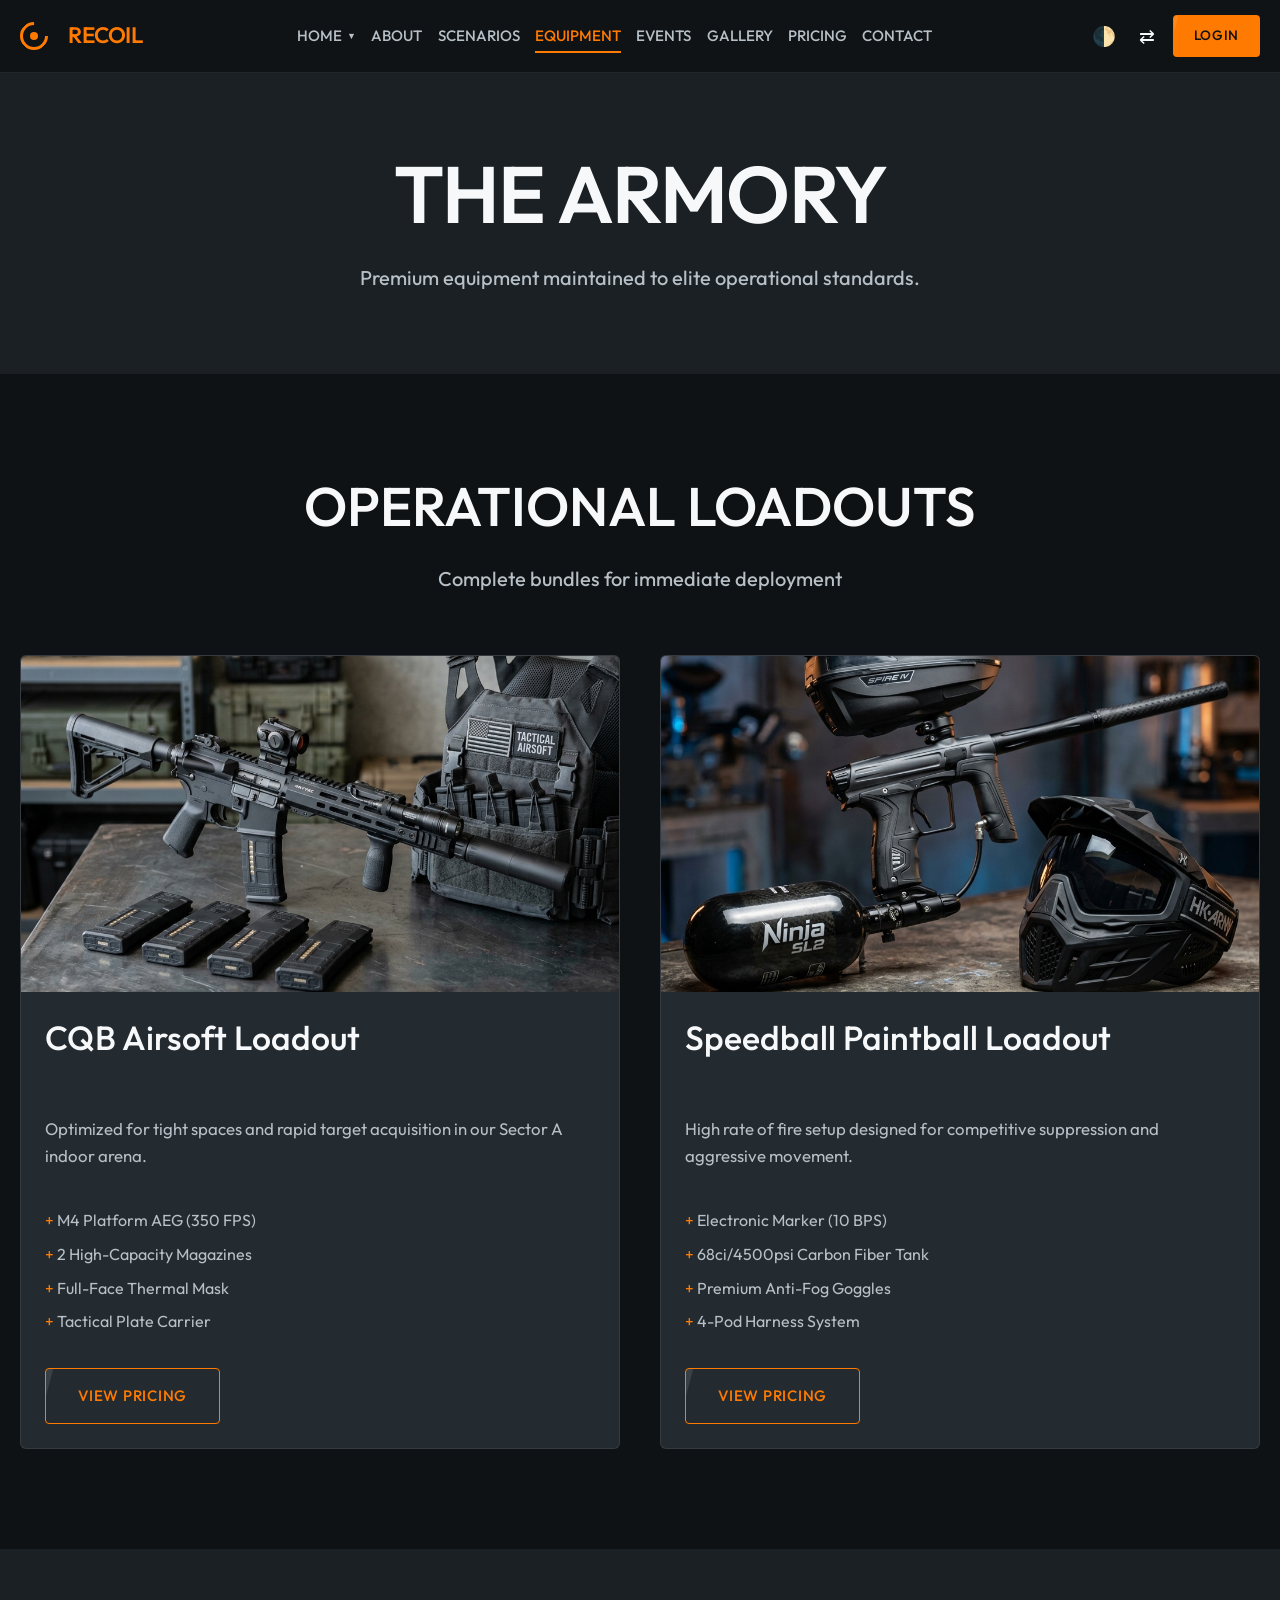
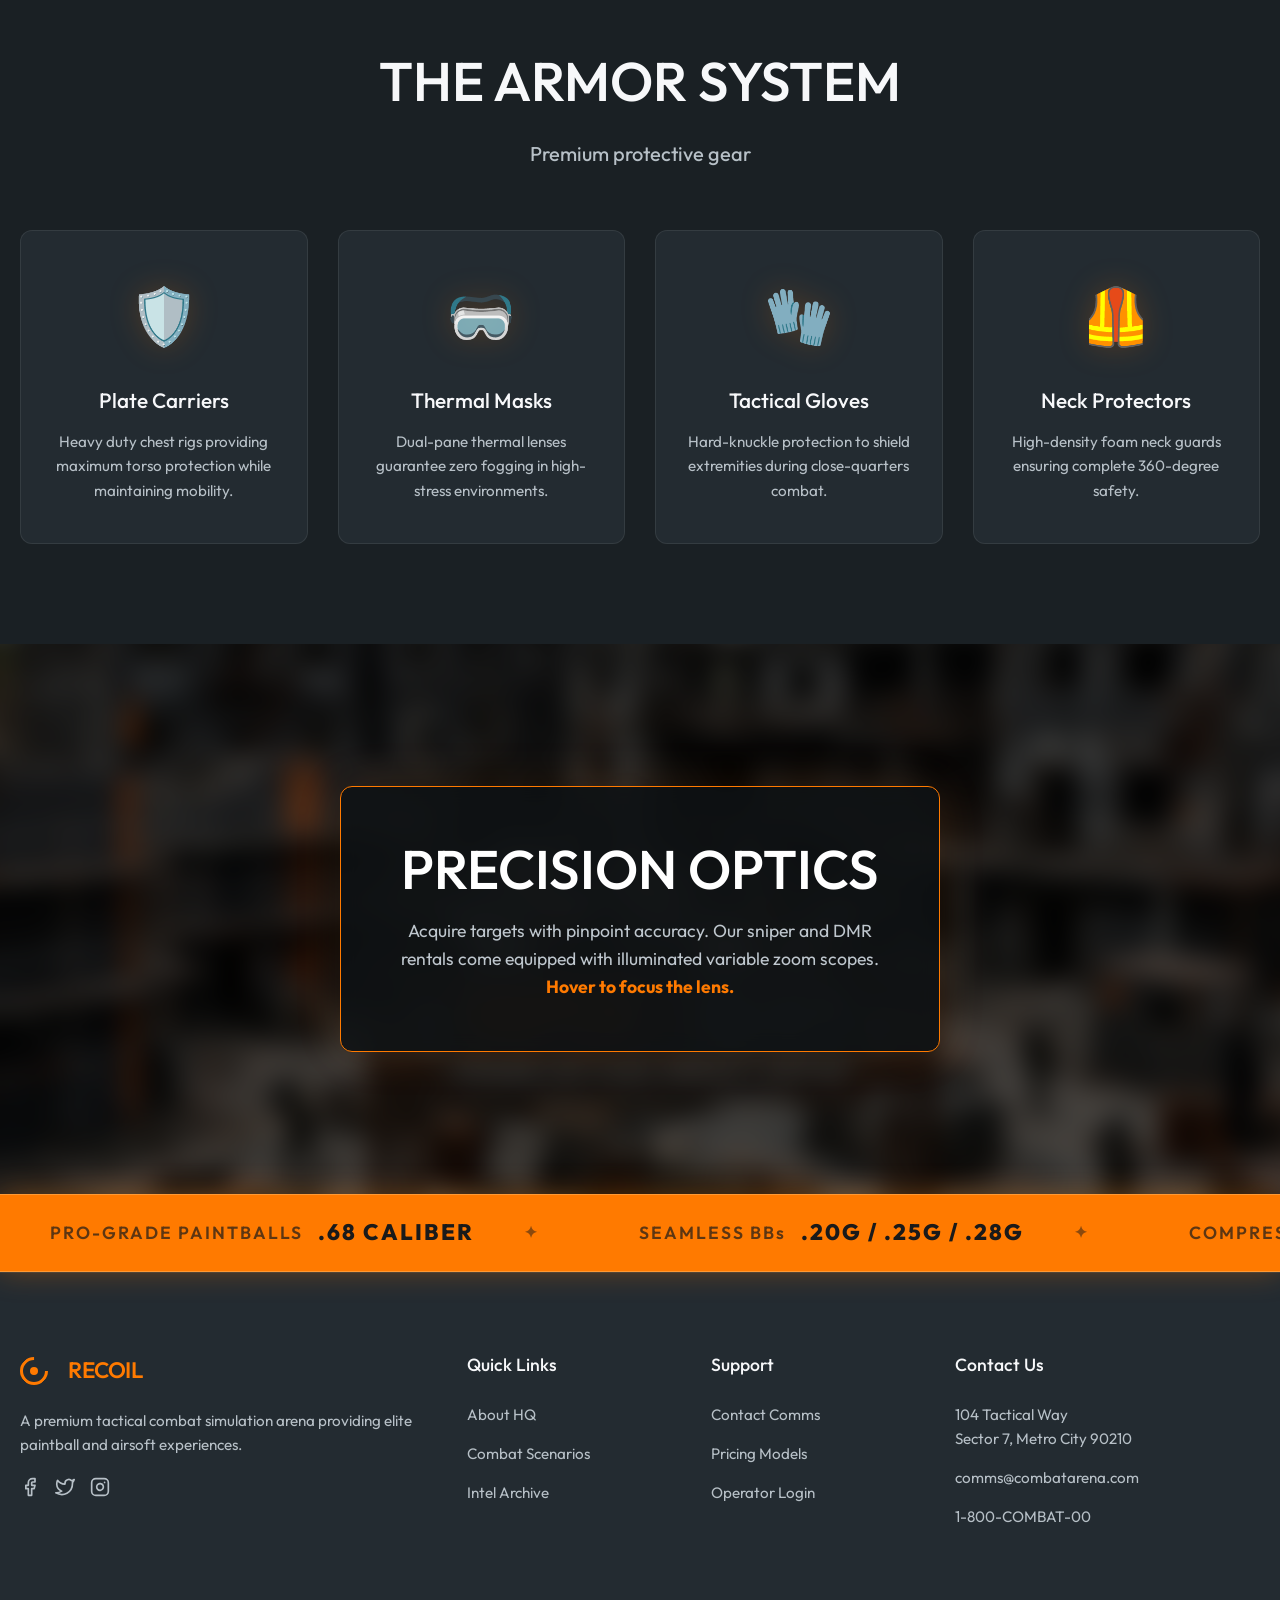
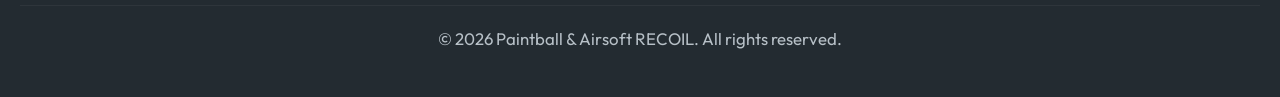
<file: equipment-rentals.html>
<!DOCTYPE html>
<html lang="en" dir="ltr">
<head>
    <link rel="icon" type="image/svg+xml" href="assets/images/favicon.svg">

    <meta charset="UTF-8">
    <meta name="viewport" content="width=device-width, initial-scale=1.0">
    <title>Equipment Rentals | Paintball & Airsoft RECOIL</title>
    <meta name="description" content="Browse our armory. Premium tactical airsoft rifles, paintball markers, and protective gear available for rental.">
    <link rel="stylesheet" href="assets/css/style.css">
    <link rel="stylesheet" href="assets/css/dark-mode.css">
    <link rel="stylesheet" href="assets/css/rtl.css">
</head>
<body>

    <!-- Navbar -->
    <nav class="navbar">
        <div class="nav-left">
            <div class="logo-icon"></div>
            <a href="index.html" class="logo-text">RECOIL</a>
        </div>
        <div class="nav-center">
            <div class="nav-dropdown">
                <a href="#" class="nav-link">Home <span style="font-size: 0.6em;">▼</span></a>
                <div class="dropdown-menu">
                    <a href="index.html" class="dropdown-item">Home 1</a>
                    <a href="home-2.html" class="dropdown-item">Home 2</a>
                </div>
            </div>
            <a href="about.html" class="nav-link">About</a>
            <a href="game-scenarios.html" class="nav-link">Scenarios</a>
            <a href="equipment-rentals.html" class="nav-link active">Equipment</a>
            <a href="events.html" class="nav-link">Events</a>
            <a href="gallery.html" class="nav-link">Gallery</a>
            <a href="pricing.html" class="nav-link">Pricing</a>
            <a href="contact.html" class="nav-link">Contact</a>
        </div>
        <div class="nav-right">
            <button id="theme-toggle" class="icon-btn" title="Toggle Light/Dark Mode">🌓</button>
            <button id="rtl-toggle" class="icon-btn" title="Toggle RTL">⇄</button>
            <a href="login.html" class="btn btn-primary">Login</a>
        </div>
        <button id="mobile-menu-toggle" class="mobile-menu-toggle">☰</button>
    </nav>

    <!-- Page Header -->
    <header style="padding: 150px 0 80px; text-align: center; background-color: var(--bg-secondary);">
        <div class="container">
            <h1>The Armory</h1>
            <p class="lead-text" style="max-width: 600px; margin: 0 auto;">Premium equipment maintained to elite operational standards.</p>
        </div>
    </header>

    <!-- Packages / Bundles Grid -->
    <section class="section-padding">
        <div class="container">
            <div class="section-header">
                <h2>Operational Loadouts</h2>
                <p class="subheading">Complete bundles for immediate deployment</p>
            </div>
            <div style="display: grid; grid-template-columns: repeat(auto-fit, minmax(280px, 1fr)); gap: 40px;">
                
                <div class="tactical-card">
                    <div class="card-image-wrap">
                        <img src="assets/images/equip_bundle_1.png" alt="Airsoft Bundle">
                    </div>
                    <div class="card-content">
                        <h3>CQB Airsoft Loadout</h3>
                        <p>Optimized for tight spaces and rapid target acquisition in our Sector A indoor arena.</p>
                        <ul style="list-style-type: none; margin-top: 15px; margin-bottom: 25px;">
                            <li style="margin-bottom: 8px; color: var(--text-secondary);"><span style="color: var(--tactical-orange);">+</span> M4 Platform AEG (350 FPS)</li>
                            <li style="margin-bottom: 8px; color: var(--text-secondary);"><span style="color: var(--tactical-orange);">+</span> 2 High-Capacity Magazines</li>
                            <li style="margin-bottom: 8px; color: var(--text-secondary);"><span style="color: var(--tactical-orange);">+</span> Full-Face Thermal Mask</li>
                            <li style="margin-bottom: 8px; color: var(--text-secondary);"><span style="color: var(--tactical-orange);">+</span> Tactical Plate Carrier</li>
                        </ul>
                        <div class="card-footer">
                            <a href="pricing.html" class="btn btn-secondary">View Pricing</a>
                        </div>
                    </div>
                </div>

                <div class="tactical-card">
                    <div class="card-image-wrap">
                        <img src="assets/images/equip_bundle_2.png" alt="Paintball Bundle">
                    </div>
                    <div class="card-content">
                        <h3>Speedball Paintball Loadout</h3>
                        <p>High rate of fire setup designed for competitive suppression and aggressive movement.</p>
                        <ul style="list-style-type: none; margin-top: 15px; margin-bottom: 25px;">
                            <li style="margin-bottom: 8px; color: var(--text-secondary);"><span style="color: var(--tactical-orange);">+</span> Electronic Marker (10 BPS)</li>
                            <li style="margin-bottom: 8px; color: var(--text-secondary);"><span style="color: var(--tactical-orange);">+</span> 68ci/4500psi Carbon Fiber Tank</li>
                            <li style="margin-bottom: 8px; color: var(--text-secondary);"><span style="color: var(--tactical-orange);">+</span> Premium Anti-Fog Goggles</li>
                            <li style="margin-bottom: 8px; color: var(--text-secondary);"><span style="color: var(--tactical-orange);">+</span> 4-Pod Harness System</li>
                        </ul>
                        <div class="card-footer">
                            <a href="pricing.html" class="btn btn-secondary">View Pricing</a>
                        </div>
                    </div>
                </div>

            </div>
        </div>
    </section>

    <!-- Armor Reveal System -->
    <section class="section-padding" style="background-color: var(--bg-secondary);">
        <div class="container">
            <div class="section-header">
                <h2>The Armor System</h2>
                <p class="subheading">Premium protective gear</p>
            </div>
            <div class="armor-grid">
                <div class="armor-item">
                    <div class="armor-icon">🛡️</div>
                    <h4>Plate Carriers</h4>
                    <p>Heavy duty chest rigs providing maximum torso protection while maintaining mobility.</p>
                </div>
                <div class="armor-item">
                    <div class="armor-icon">🥽</div>
                    <h4>Thermal Masks</h4>
                    <p>Dual-pane thermal lenses guarantee zero fogging in high-stress environments.</p>
                </div>
                <div class="armor-item">
                    <div class="armor-icon">🧤</div>
                    <h4>Tactical Gloves</h4>
                    <p>Hard-knuckle protection to shield extremities during close-quarters combat.</p>
                </div>
                <div class="armor-item">
                    <div class="armor-icon">🦺</div>
                    <h4>Neck Protectors</h4>
                    <p>High-density foam neck guards ensuring complete 360-degree safety.</p>
                </div>
            </div>
        </div>
    </section>

    <!-- Precision Optics Focus -->
    <section class="section-padding precision-section">
        <div class="precision-bg"></div>
        <div class="container">
            <div class="precision-content">
                <h2>Precision Optics</h2>
                <p>Acquire targets with pinpoint accuracy. Our sniper and DMR rentals come equipped with illuminated variable zoom scopes.<br><strong style="color: var(--tactical-orange);">Hover to focus the lens.</strong></p>
            </div>
        </div>
    </section>

    <!-- Ammo Ticker -->
    <section class="ammo-ticker-section">
        <div class="ammo-ticker-wrap">
            <div class="ammo-ticker">
                <div class="ticker-item"><span>PRO-GRADE PAINTBALLS</span> .68 CALIBER</div>
                <div class="ticker-item"><span>SEAMLESS BBs</span> .20G / .25G / .28G</div>
                <div class="ticker-item"><span>COMPRESSED AIR</span> 4500 PSI HPA</div>
                <div class="ticker-item"><span>GREEN GAS</span> HIGH PERFORMANCE</div>
                <!-- Duplicate for infinite scroll -->
                <div class="ticker-item"><span>PRO-GRADE PAINTBALLS</span> .68 CALIBER</div>
                <div class="ticker-item"><span>SEAMLESS BBs</span> .20G / .25G / .28G</div>
                <div class="ticker-item"><span>COMPRESSED AIR</span> 4500 PSI HPA</div>
                <div class="ticker-item"><span>GREEN GAS</span> HIGH PERFORMANCE</div>
            </div>
        </div>
    </section>

    <!-- Footer -->
    <footer class="main-footer">
        <div class="container">
            <div class="footer-grid">
                <div class="footer-col">
                    <div class="nav-left" style="margin-bottom: 20px;">
                        <div class="logo-icon"></div>
                        <span class="logo-text">RECOIL</span>
                    </div>
                    <p style="color: var(--text-secondary); margin-bottom: 20px; font-size: 0.95rem;">A premium tactical combat simulation arena providing elite paintball and airsoft experiences.</p>
                    <div class="social-links">
                        <a href="#" title="Facebook"><svg width="20" height="20" viewBox="0 0 24 24" fill="none" stroke="currentColor" stroke-width="2" stroke-linecap="round" stroke-linejoin="round"><path d="M18 2h-3a5 5 0 0 0-5 5v3H7v4h3v8h4v-8h3l1-4h-4V7a1 1 0 0 1 1-1h3z"></path></svg></a>
                        <a href="#" title="Twitter"><svg width="20" height="20" viewBox="0 0 24 24" fill="none" stroke="currentColor" stroke-width="2" stroke-linecap="round" stroke-linejoin="round"><path d="M23 3a10.9 10.9 0 0 1-3.14 1.53 4.48 4.48 0 0 0-7.86 3v1A10.66 10.66 0 0 1 3 4s-4 9 5 13a11.64 11.64 0 0 1-7 2c9 5 20 0 20-11.5a4.5 4.5 0 0 0-.08-.83A7.72 7.72 0 0 0 23 3z"></path></svg></a>
                        <a href="#" title="Instagram"><svg width="20" height="20" viewBox="0 0 24 24" fill="none" stroke="currentColor" stroke-width="2" stroke-linecap="round" stroke-linejoin="round"><rect x="2" y="2" width="20" height="20" rx="5" ry="5"></rect><path d="M16 11.37A4 4 0 1 1 12.63 8 4 4 0 0 1 16 11.37z"></path><line x1="17.5" y1="6.5" x2="17.51" y2="6.5"></line></svg></a>
                    </div>
                </div>
                <div class="footer-col">
                    <h4 class="footer-heading">Quick Links</h4>
                    <ul class="footer-links">
                        <li><a href="about.html">About HQ</a></li>
                        <li><a href="game-scenarios.html">Combat Scenarios</a></li>
                        <li><a href="gallery.html">Intel Archive</a></li>
                    </ul>
                </div>
                <div class="footer-col">
                    <h4 class="footer-heading">Support</h4>
                    <ul class="footer-links">
                        <li><a href="contact.html">Contact Comms</a></li>
                        <li><a href="pricing.html">Pricing Models</a></li>
                        <li><a href="login.html">Operator Login</a></li>
                    </ul>
                </div>
                <div class="footer-col">
                    <h4 class="footer-heading">Contact Us</h4>
                    <ul class="footer-contact">
                        <li>104 Tactical Way<br>Sector 7, Metro City 90210</li>
                        <li>comms@combatarena.com</li>
                        <li>1-800-COMBAT-00</li>
                    </ul>
                </div>
            </div>
            <div class="footer-bottom">
                <p>&copy; 2026 Paintball & Airsoft RECOIL. All rights reserved.</p>
                <button id="scroll-top" class="scroll-top-btn" title="Scroll to Top">&uarr;</button>
            </div>
        </div>
    </footer>

    <script src="assets/js/main.js"></script>
</body>
</html>
</file>
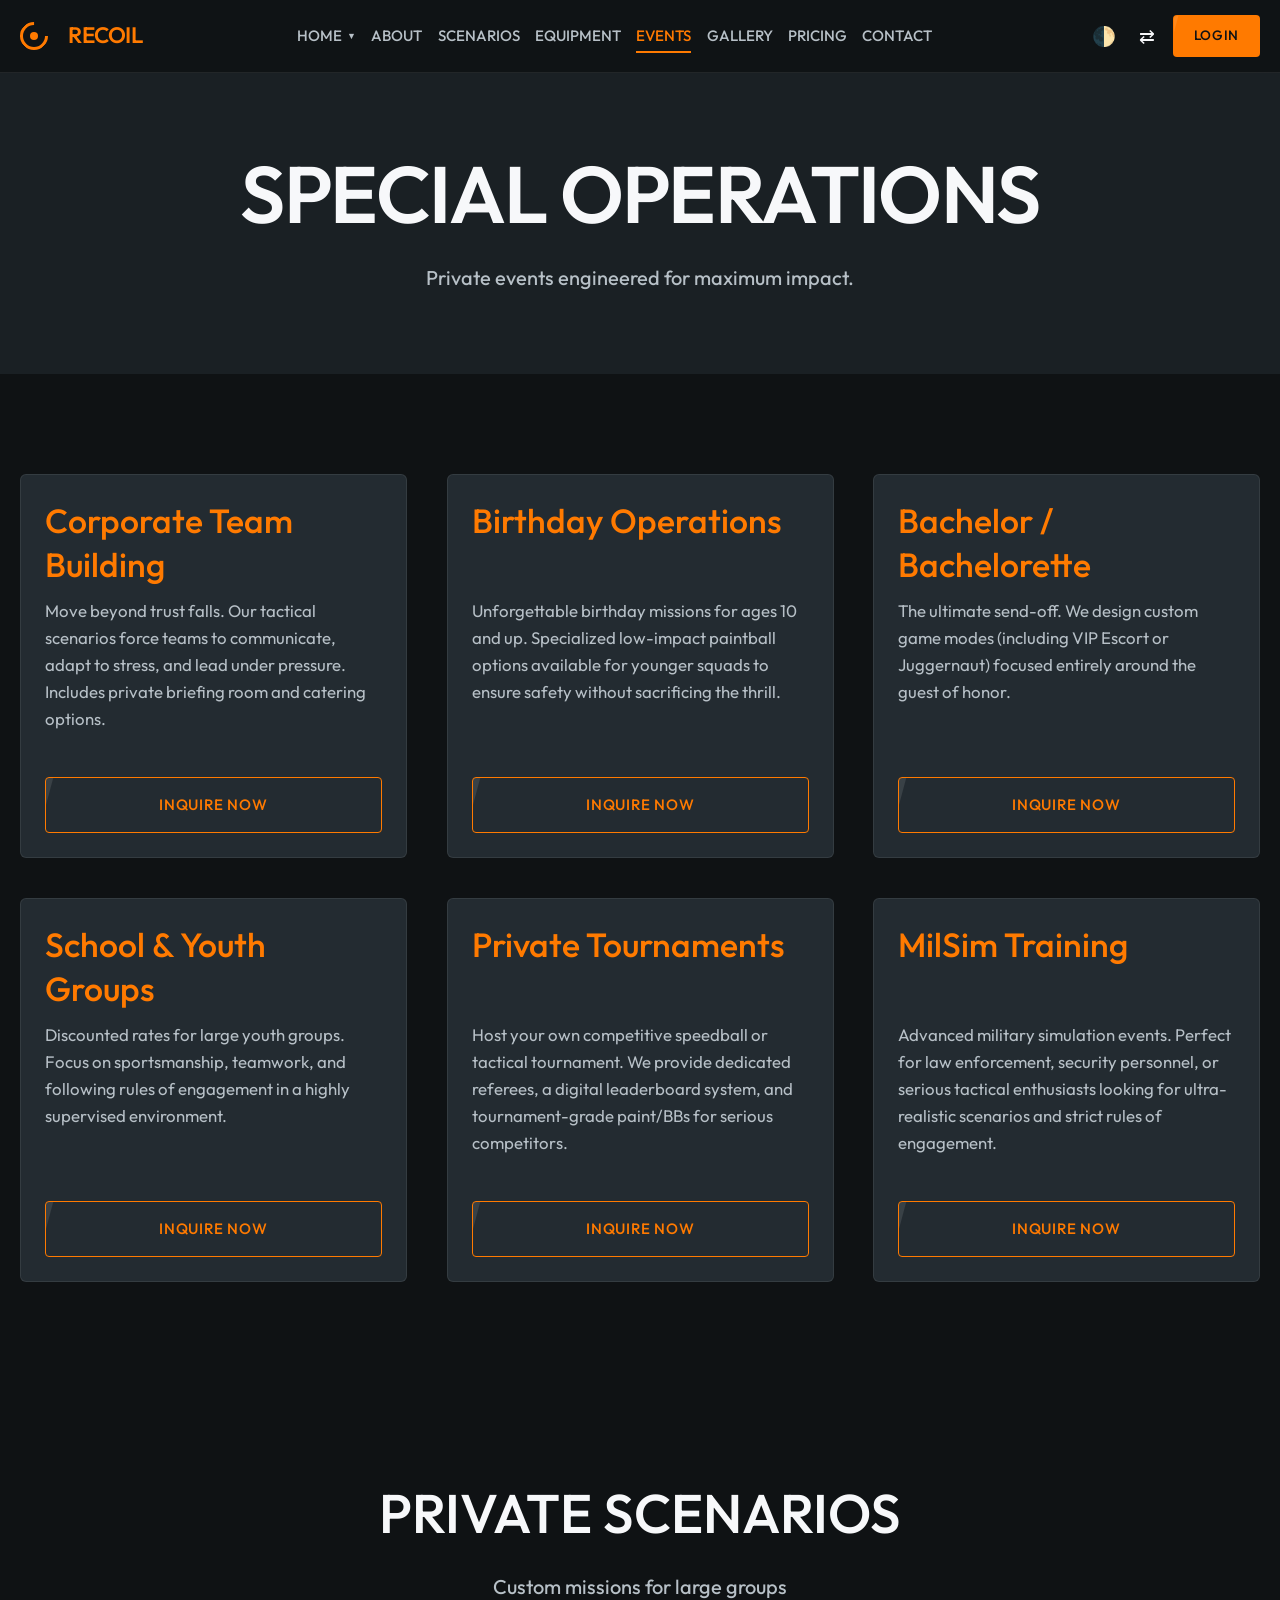
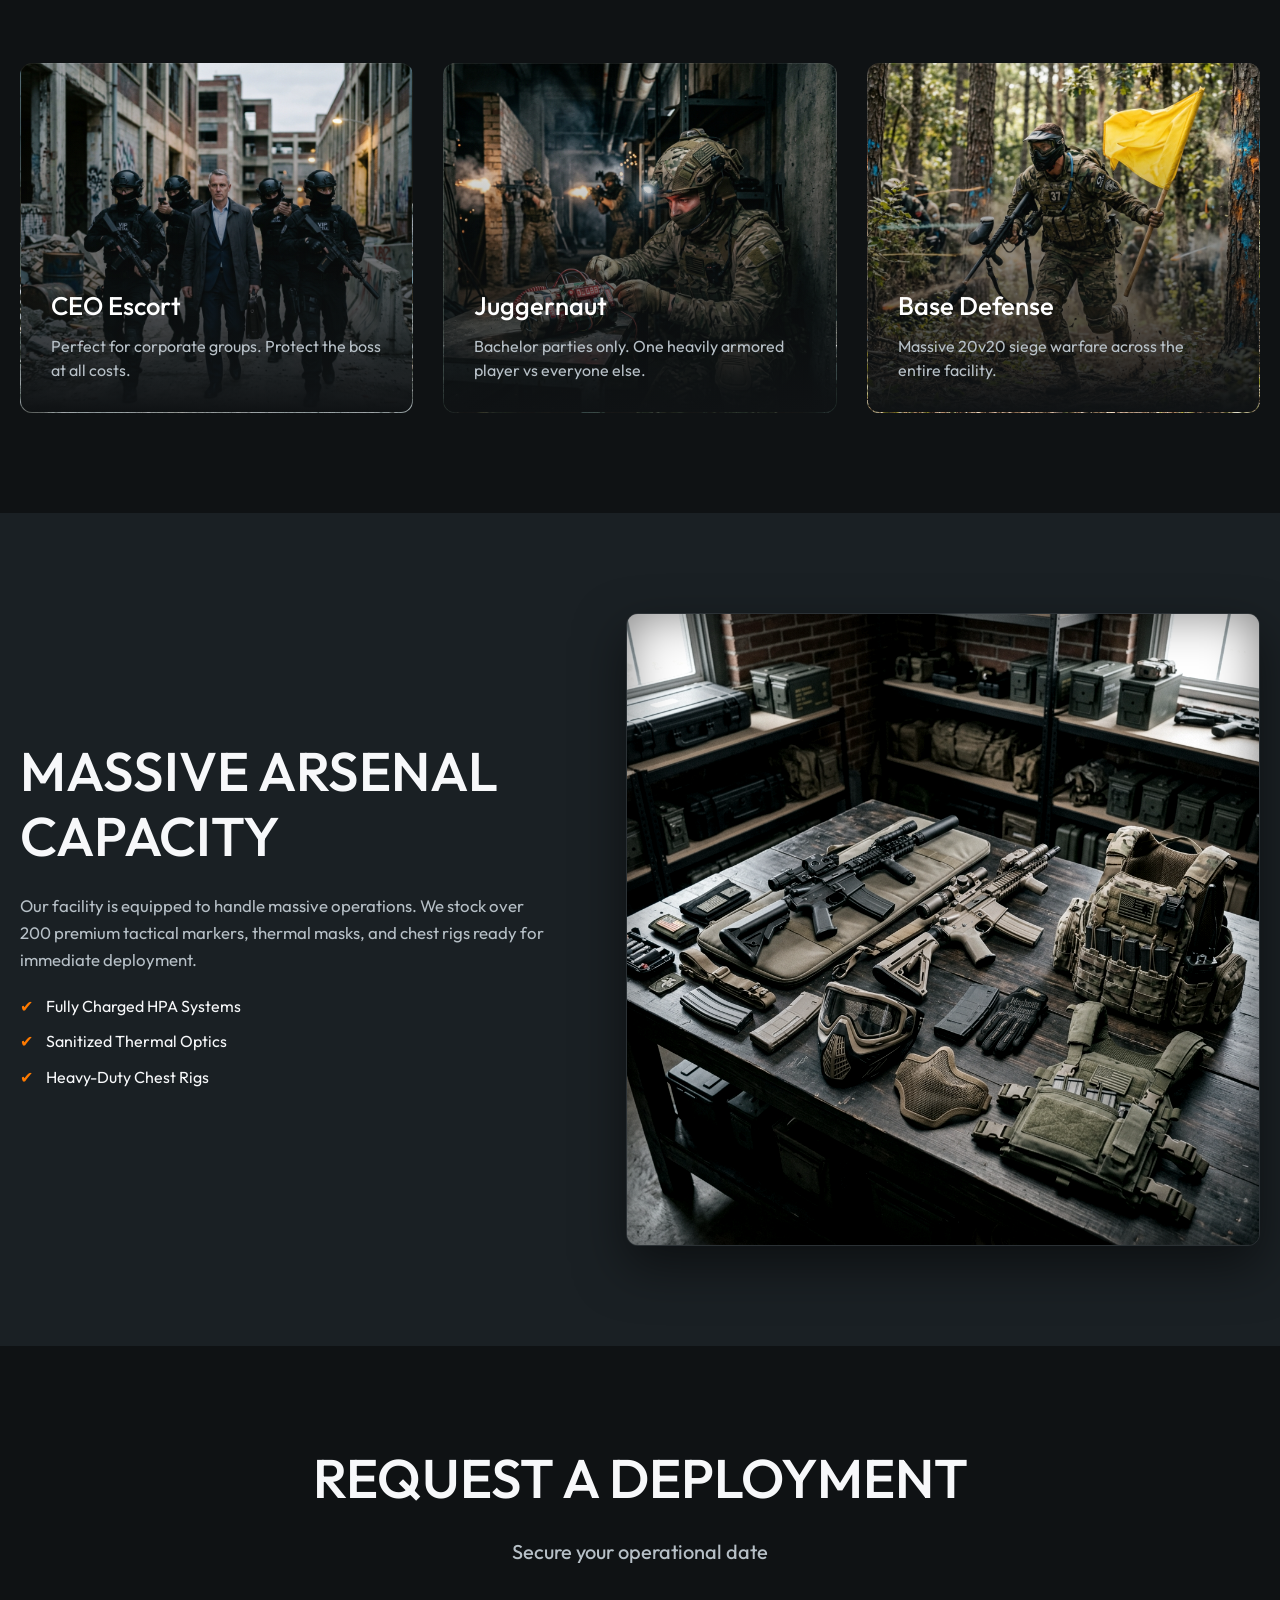
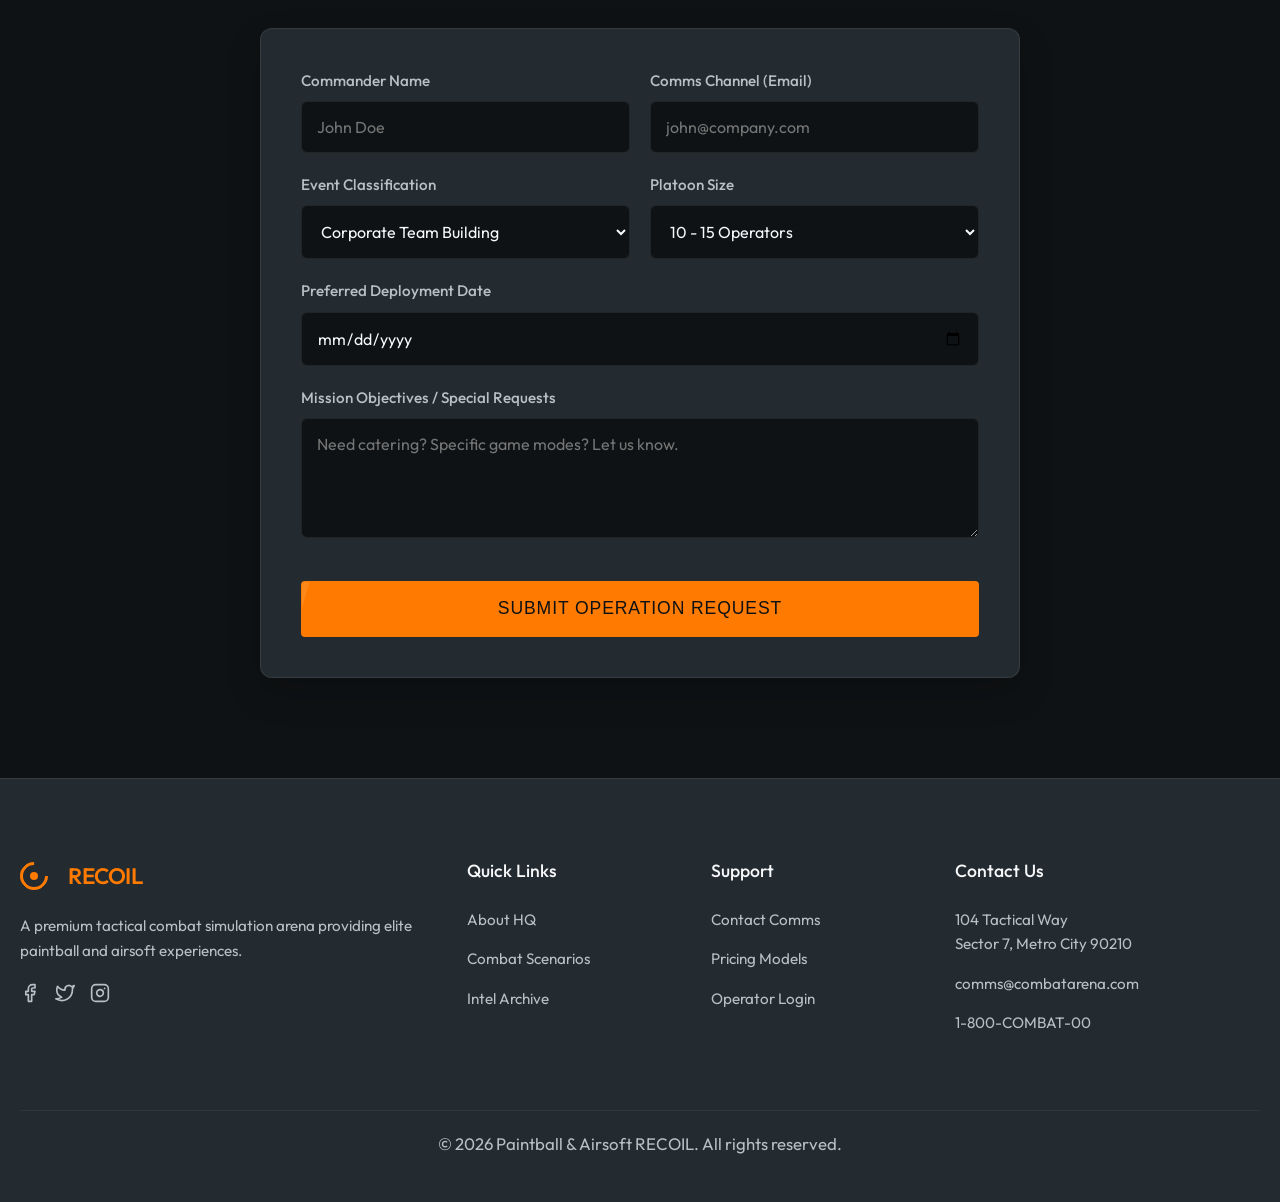
<file: events.html>
<!DOCTYPE html>
<html lang="en" dir="ltr">
<head>
    <link rel="icon" type="image/svg+xml" href="assets/images/favicon.svg">

    <meta charset="UTF-8">
    <meta name="viewport" content="width=device-width, initial-scale=1.0">
    <title>Events & Bookings | Paintball & Airsoft RECOIL</title>
    <meta name="description" content="Book corporate team building, birthday parties, and bachelor parties at our premium tactical RECOIL.">
    <link rel="stylesheet" href="assets/css/style.css">
    <link rel="stylesheet" href="assets/css/dark-mode.css">
    <link rel="stylesheet" href="assets/css/rtl.css">
</head>
<body>

    <!-- Navbar -->
    <nav class="navbar">
        <div class="nav-left">
            <div class="logo-icon"></div>
            <a href="index.html" class="logo-text">RECOIL</a>
        </div>
        <div class="nav-center">
            <div class="nav-dropdown">
                <a href="#" class="nav-link">Home <span style="font-size: 0.6em;">▼</span></a>
                <div class="dropdown-menu">
                    <a href="index.html" class="dropdown-item">Home 1</a>
                    <a href="home-2.html" class="dropdown-item">Home 2</a>
                </div>
            </div>
            <a href="about.html" class="nav-link">About</a>
            <a href="game-scenarios.html" class="nav-link">Scenarios</a>
            <a href="equipment-rentals.html" class="nav-link">Equipment</a>
            <a href="events.html" class="nav-link active">Events</a>
            <a href="gallery.html" class="nav-link">Gallery</a>
            <a href="pricing.html" class="nav-link">Pricing</a>
            <a href="contact.html" class="nav-link">Contact</a>
        </div>
        <div class="nav-right">
            <button id="theme-toggle" class="icon-btn" title="Toggle Light/Dark Mode">🌓</button>
            <button id="rtl-toggle" class="icon-btn" title="Toggle RTL">⇄</button>
            <a href="login.html" class="btn btn-primary">Login</a>
        </div>
        <button id="mobile-menu-toggle" class="mobile-menu-toggle">☰</button>
    </nav>

    <!-- Page Header -->
    <header style="padding: 150px 0 80px; text-align: center; background-color: var(--bg-secondary);">
        <div class="container">
            <h1>Special Operations</h1>
            <p class="lead-text" style="max-width: 600px; margin: 0 auto;">Private events engineered for maximum impact.</p>
        </div>
    </header>

    <!-- Event Types -->
    <section class="section-padding">
        <div class="container">
            <div style="display: grid; grid-template-columns: repeat(auto-fit, minmax(300px, 1fr)); gap: 40px;">
                
                <div class="tactical-card anim-hud-enter">
                    <div class="card-content">
                        <h3 style="color: var(--tactical-orange);">Corporate Team Building</h3>
                        <p>Move beyond trust falls. Our tactical scenarios force teams to communicate, adapt to stress, and lead under pressure. Includes private briefing room and catering options.</p>
                        <div class="card-footer" style="margin-top: 20px;">
                            <a href="contact.html" class="btn btn-secondary" style="width: 100%;">Inquire Now</a>
                        </div>
                    </div>
                </div>

                <div class="tactical-card anim-hud-enter" style="animation-delay: 0.1s;">
                    <div class="card-content">
                        <h3 style="color: var(--tactical-orange);">Birthday Operations</h3>
                        <p>Unforgettable birthday missions for ages 10 and up. Specialized low-impact paintball options available for younger squads to ensure safety without sacrificing the thrill.</p>
                        <div class="card-footer" style="margin-top: 20px;">
                            <a href="contact.html" class="btn btn-secondary" style="width: 100%;">Inquire Now</a>
                        </div>
                    </div>
                </div>

                <div class="tactical-card anim-hud-enter" style="animation-delay: 0.2s;">
                    <div class="card-content">
                        <h3 style="color: var(--tactical-orange);">Bachelor / Bachelorette</h3>
                        <p>The ultimate send-off. We design custom game modes (including VIP Escort or Juggernaut) focused entirely around the guest of honor.</p>
                        <div class="card-footer" style="margin-top: 20px;">
                            <a href="contact.html" class="btn btn-secondary" style="width: 100%;">Inquire Now</a>
                        </div>
                    </div>
                </div>

                <div class="tactical-card anim-hud-enter" style="animation-delay: 0.3s;">
                    <div class="card-content">
                        <h3 style="color: var(--tactical-orange);">School & Youth Groups</h3>
                        <p>Discounted rates for large youth groups. Focus on sportsmanship, teamwork, and following rules of engagement in a highly supervised environment.</p>
                        <div class="card-footer" style="margin-top: 20px;">
                            <a href="contact.html" class="btn btn-secondary" style="width: 100%;">Inquire Now</a>
                        </div>
                    </div>
                </div>

                <div class="tactical-card anim-hud-enter" style="animation-delay: 0.4s;">
                    <div class="card-content">
                        <h3 style="color: var(--tactical-orange);">Private Tournaments</h3>
                        <p>Host your own competitive speedball or tactical tournament. We provide dedicated referees, a digital leaderboard system, and tournament-grade paint/BBs for serious competitors.</p>
                        <div class="card-footer" style="margin-top: 20px;">
                            <a href="contact.html" class="btn btn-secondary" style="width: 100%;">Inquire Now</a>
                        </div>
                    </div>
                </div>

                <div class="tactical-card anim-hud-enter" style="animation-delay: 0.5s;">
                    <div class="card-content">
                        <h3 style="color: var(--tactical-orange);">MilSim Training</h3>
                        <p>Advanced military simulation events. Perfect for law enforcement, security personnel, or serious tactical enthusiasts looking for ultra-realistic scenarios and strict rules of engagement.</p>
                        <div class="card-footer" style="margin-top: 20px;">
                            <a href="contact.html" class="btn btn-secondary" style="width: 100%;">Inquire Now</a>
                        </div>
                    </div>
                </div>

            </div>
        </div>
    </section>

    <!-- Group Scenarios -->
    <section class="section-padding">
        <div class="container">
            <div class="section-header">
                <h2>Private Scenarios</h2>
                <p class="subheading">Custom missions for large groups</p>
            </div>
            <div class="event-scenarios-grid">
                <div class="event-scenario-card" style="background-image: url('assets/images/scenario_vip.png');">
                    <div class="event-scenario-overlay"></div>
                    <div class="event-scenario-content">
                        <h4>CEO Escort</h4>
                        <p>Perfect for corporate groups. Protect the boss at all costs.</p>
                    </div>
                </div>
                <div class="event-scenario-card" style="background-image: url('assets/images/scenario_bomb.png');">
                    <div class="event-scenario-overlay"></div>
                    <div class="event-scenario-content">
                        <h4>Juggernaut</h4>
                        <p>Bachelor parties only. One heavily armored player vs everyone else.</p>
                    </div>
                </div>
                <div class="event-scenario-card" style="background-image: url('assets/images/scenario_ctf.png');">
                    <div class="event-scenario-overlay"></div>
                    <div class="event-scenario-content">
                        <h4>Base Defense</h4>
                        <p>Massive 20v20 siege warfare across the entire facility.</p>
                    </div>
                </div>
            </div>
        </div>
    </section>

    <!-- Event Armory -->
    <section class="section-padding" style="background-color: var(--bg-secondary);">
        <div class="container">
            <div class="event-armory-layout">
                <div class="armory-text">
                    <h2>Massive Arsenal Capacity</h2>
                    <p style="color: var(--text-secondary); margin-bottom: 20px; line-height: 1.6;">Our facility is equipped to handle massive operations. We stock over 200 premium tactical markers, thermal masks, and chest rigs ready for immediate deployment.</p>
                    <ul style="list-style: none; margin-bottom: 30px;">
                        <li style="margin-bottom: 10px; color: var(--text-primary);"><span style="color: var(--tactical-orange); margin-right: 10px;">✔</span> Fully Charged HPA Systems</li>
                        <li style="margin-bottom: 10px; color: var(--text-primary);"><span style="color: var(--tactical-orange); margin-right: 10px;">✔</span> Sanitized Thermal Optics</li>
                        <li style="margin-bottom: 10px; color: var(--text-primary);"><span style="color: var(--tactical-orange); margin-right: 10px;">✔</span> Heavy-Duty Chest Rigs</li>
                    </ul>
                </div>
                <div class="armory-image">
                    <img src="assets/images/equipment_rental_1.png" alt="Armory Wall">
                </div>
            </div>
        </div>
    </section>

    <!-- Dedicated Event Booking Form -->
    <section id="event-booking-form" class="section-padding" style="background-color: var(--bg-primary);">
        <div class="container" style="max-width: 800px;">
            <div class="section-header" style="text-align: center;">
                <h2>Request a Deployment</h2>
                <p class="subheading">Secure your operational date</p>
            </div>
            <form action="#" method="POST" class="event-form">
                <div class="form-row">
                    <div class="form-group">
                        <label class="form-label">Commander Name</label>
                        <input type="text" class="form-control" placeholder="John Doe" required>
                    </div>
                    <div class="form-group">
                        <label class="form-label">Comms Channel (Email)</label>
                        <input type="email" class="form-control" placeholder="john@company.com" required>
                    </div>
                </div>
                <div class="form-row">
                    <div class="form-group">
                        <label class="form-label">Event Classification</label>
                        <select class="form-control">
                            <option>Corporate Team Building</option>
                            <option>Bachelor / Bachelorette</option>
                            <option>Birthday Operation</option>
                            <option>Youth Group / School</option>
                        </select>
                    </div>
                    <div class="form-group">
                        <label class="form-label">Platoon Size</label>
                        <select class="form-control">
                            <option>10 - 15 Operators</option>
                            <option>16 - 30 Operators</option>
                            <option>30+ (Buyout)</option>
                        </select>
                    </div>
                </div>
                <div class="form-group">
                    <label class="form-label">Preferred Deployment Date</label>
                    <input type="date" class="form-control" required>
                </div>
                <div class="form-group">
                    <label class="form-label">Mission Objectives / Special Requests</label>
                    <textarea class="form-control" rows="4" placeholder="Need catering? Specific game modes? Let us know."></textarea>
                </div>
                <button type="submit" class="btn btn-primary" style="width: 100%; padding: 15px; font-size: 1.1rem; margin-top: 15px;">Submit Operation Request</button>
            </form>
        </div>
    </section>

    <!-- Footer -->
    <footer class="main-footer">
        <div class="container">
            <div class="footer-grid">
                <div class="footer-col">
                    <div class="nav-left" style="margin-bottom: 20px;">
                        <div class="logo-icon"></div>
                        <span class="logo-text">RECOIL</span>
                    </div>
                    <p style="color: var(--text-secondary); margin-bottom: 20px; font-size: 0.95rem;">A premium tactical combat simulation arena providing elite paintball and airsoft experiences.</p>
                    <div class="social-links">
                        <a href="#" title="Facebook"><svg width="20" height="20" viewBox="0 0 24 24" fill="none" stroke="currentColor" stroke-width="2" stroke-linecap="round" stroke-linejoin="round"><path d="M18 2h-3a5 5 0 0 0-5 5v3H7v4h3v8h4v-8h3l1-4h-4V7a1 1 0 0 1 1-1h3z"></path></svg></a>
                        <a href="#" title="Twitter"><svg width="20" height="20" viewBox="0 0 24 24" fill="none" stroke="currentColor" stroke-width="2" stroke-linecap="round" stroke-linejoin="round"><path d="M23 3a10.9 10.9 0 0 1-3.14 1.53 4.48 4.48 0 0 0-7.86 3v1A10.66 10.66 0 0 1 3 4s-4 9 5 13a11.64 11.64 0 0 1-7 2c9 5 20 0 20-11.5a4.5 4.5 0 0 0-.08-.83A7.72 7.72 0 0 0 23 3z"></path></svg></a>
                        <a href="#" title="Instagram"><svg width="20" height="20" viewBox="0 0 24 24" fill="none" stroke="currentColor" stroke-width="2" stroke-linecap="round" stroke-linejoin="round"><rect x="2" y="2" width="20" height="20" rx="5" ry="5"></rect><path d="M16 11.37A4 4 0 1 1 12.63 8 4 4 0 0 1 16 11.37z"></path><line x1="17.5" y1="6.5" x2="17.51" y2="6.5"></line></svg></a>
                    </div>
                </div>
                <div class="footer-col">
                    <h4 class="footer-heading">Quick Links</h4>
                    <ul class="footer-links">
                        <li><a href="about.html">About HQ</a></li>
                        <li><a href="game-scenarios.html">Combat Scenarios</a></li>
                        <li><a href="gallery.html">Intel Archive</a></li>
                    </ul>
                </div>
                <div class="footer-col">
                    <h4 class="footer-heading">Support</h4>
                    <ul class="footer-links">
                        <li><a href="contact.html">Contact Comms</a></li>
                        <li><a href="pricing.html">Pricing Models</a></li>
                        <li><a href="login.html">Operator Login</a></li>
                    </ul>
                </div>
                <div class="footer-col">
                    <h4 class="footer-heading">Contact Us</h4>
                    <ul class="footer-contact">
                        <li>104 Tactical Way<br>Sector 7, Metro City 90210</li>
                        <li>comms@combatarena.com</li>
                        <li>1-800-COMBAT-00</li>
                    </ul>
                </div>
            </div>
            <div class="footer-bottom">
                <p>&copy; 2026 Paintball & Airsoft RECOIL. All rights reserved.</p>
                <button id="scroll-top" class="scroll-top-btn" title="Scroll to Top">&uarr;</button>
            </div>
        </div>
    </footer>



    <script src="assets/js/main.js"></script>
</body>
</html>
</file>
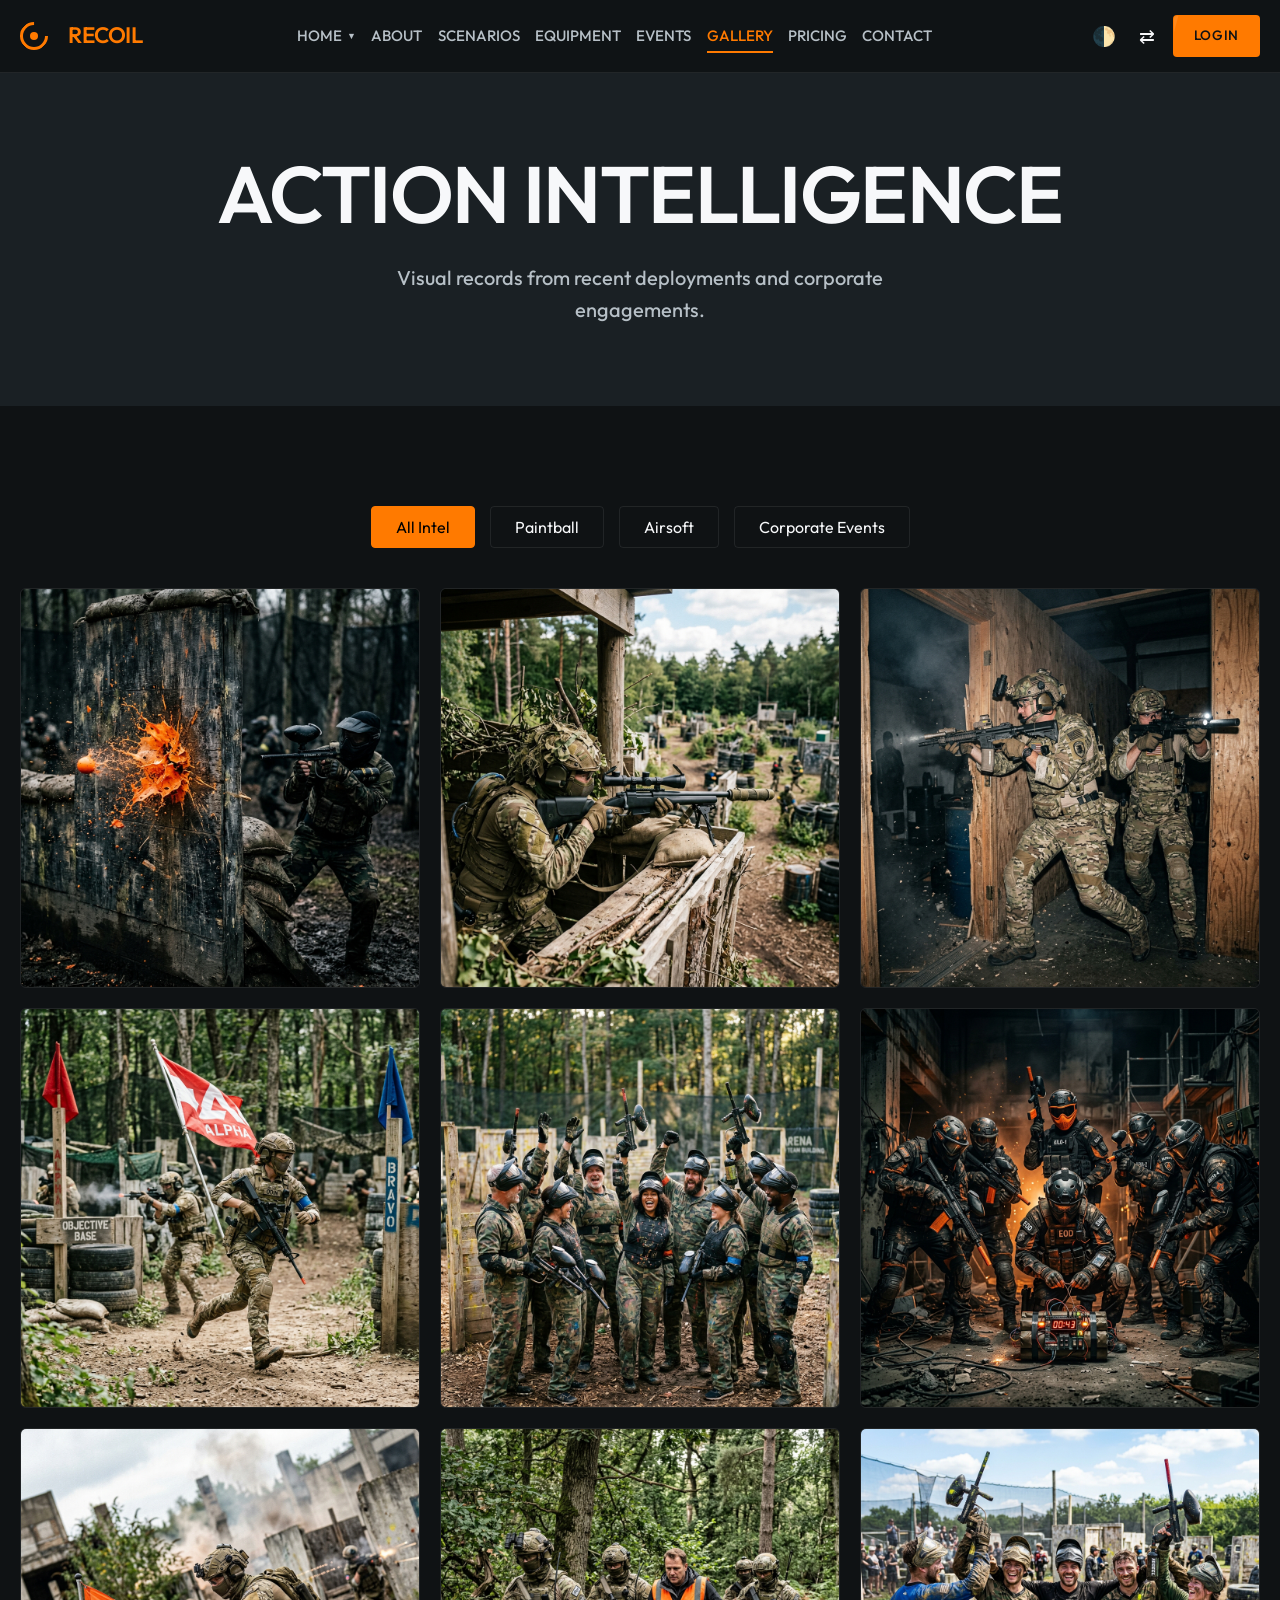
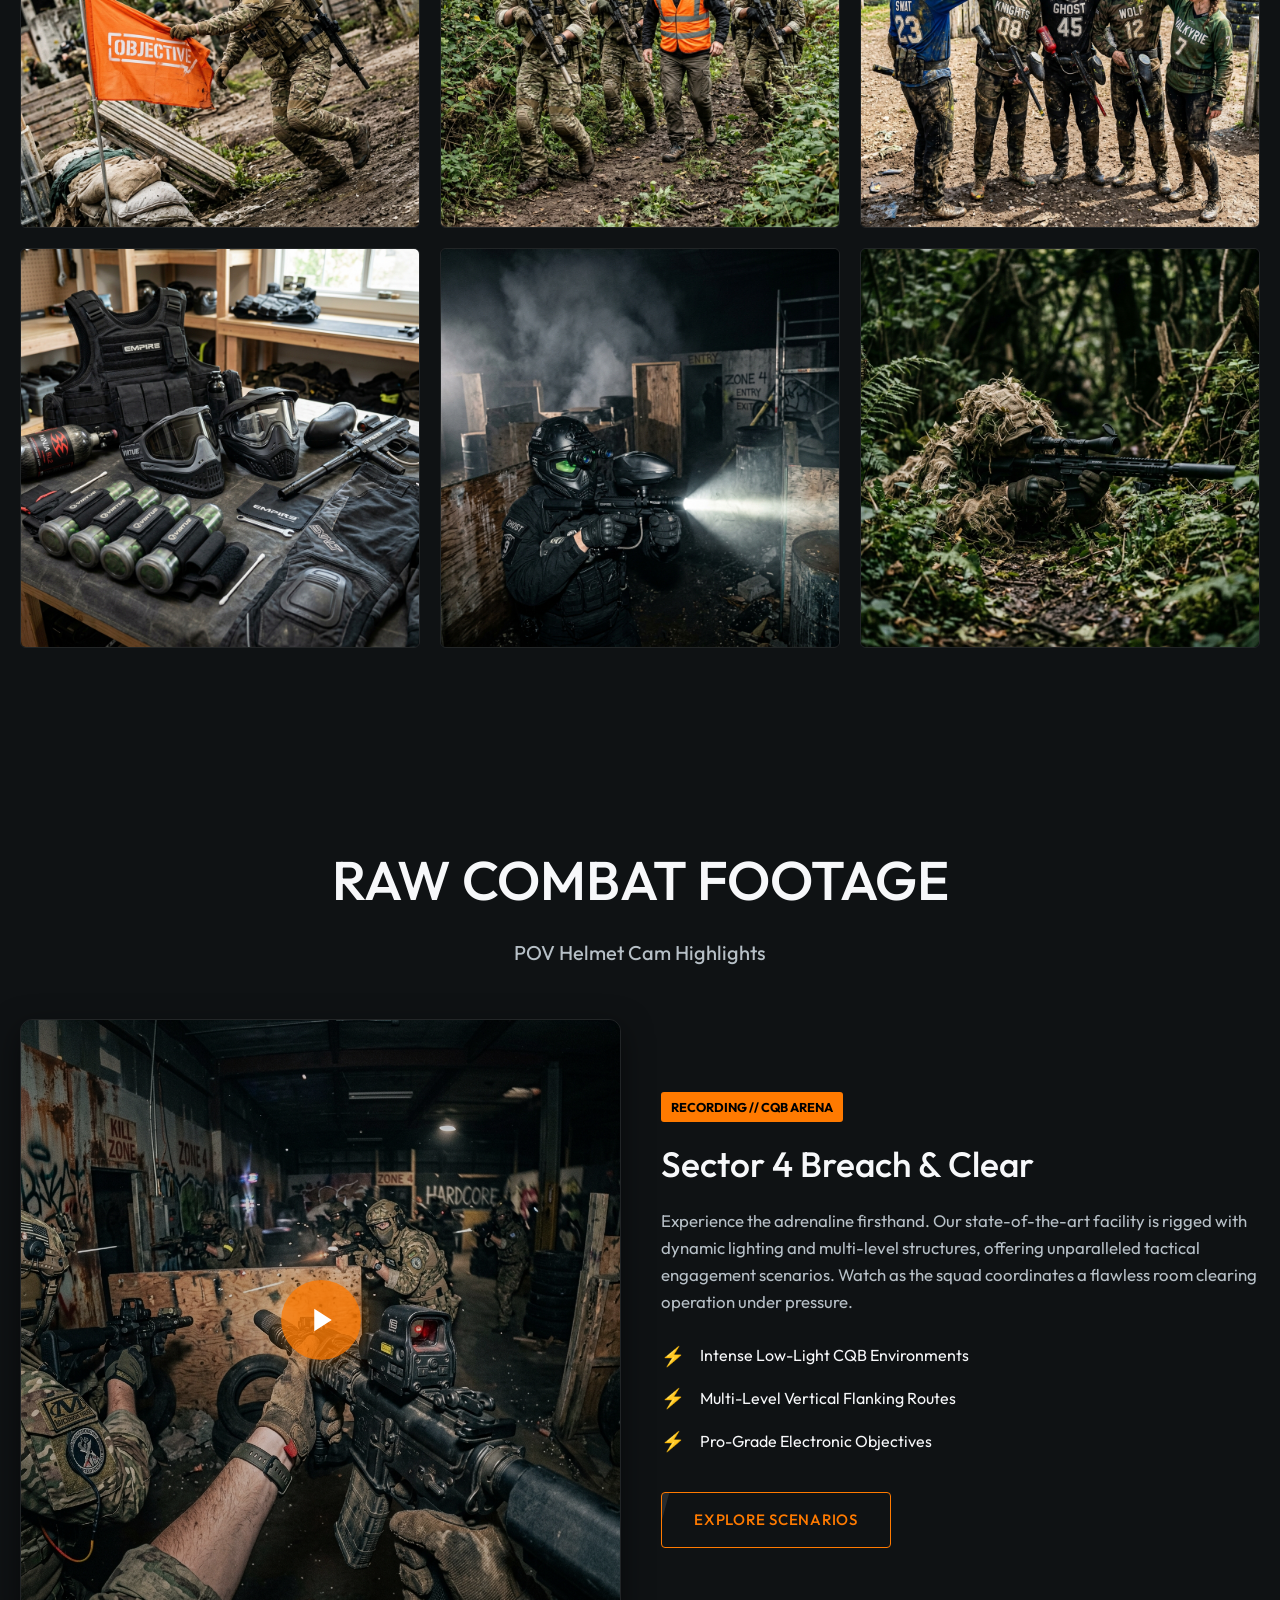
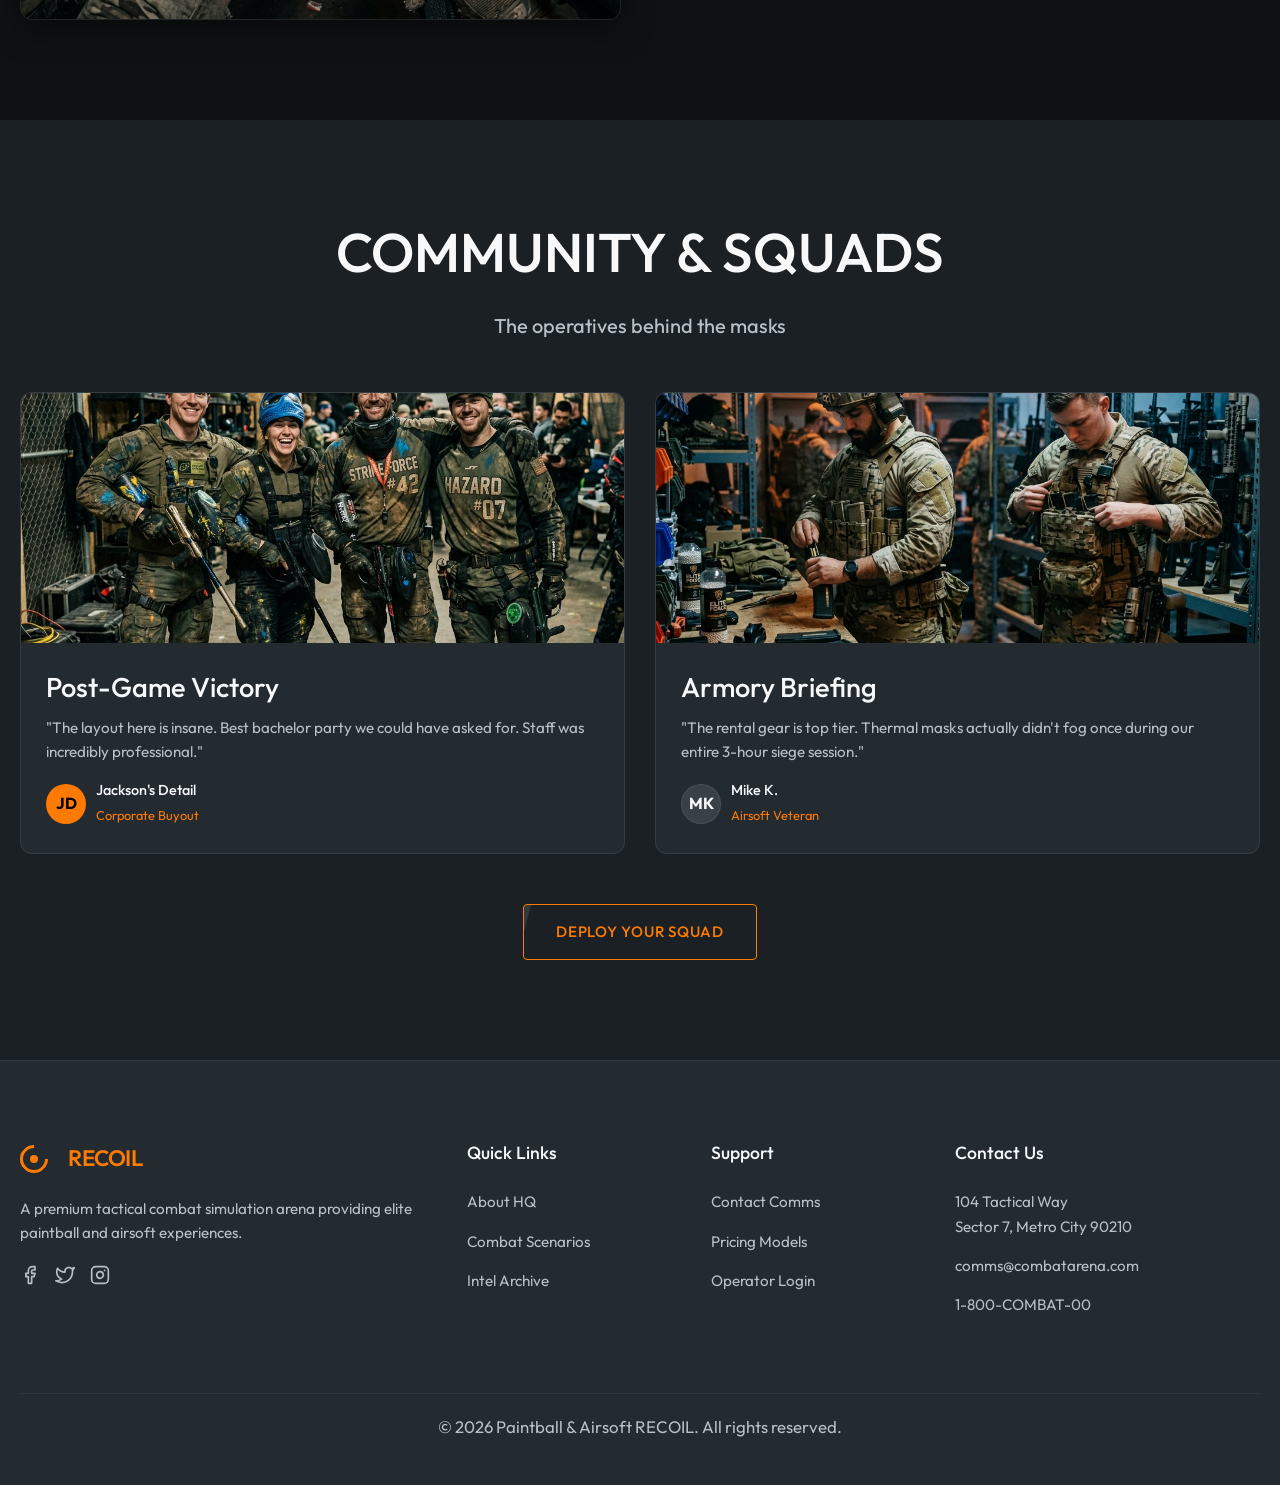
<file: gallery.html>
<!DOCTYPE html>
<html lang="en" dir="ltr">
<head>
    <link rel="icon" type="image/svg+xml" href="assets/images/favicon.svg">

    <meta charset="UTF-8">
    <meta name="viewport" content="width=device-width, initial-scale=1.0">
    <title>Combat Gallery | Paintball & Airsoft RECOIL</title>
    <meta name="description" content="View action shots from our RECOIL. Browse our masonry gallery of intense paintball and airsoft experiences.">
    <link rel="stylesheet" href="assets/css/style.css">
    <link rel="stylesheet" href="assets/css/dark-mode.css">
    <link rel="stylesheet" href="assets/css/rtl.css">
    <style>
        .masonry-gallery {
            display: flex;
            flex-wrap: wrap;
            justify-content: center;
            gap: 20px;
        }
        .gallery-item {
            width: 100%;
            display: block;
            position: relative;
            border-radius: 6px;
            overflow: hidden;
            border: 1px solid var(--border-color);
        }
        @media (min-width: 768px) {
            .gallery-item { width: calc(50% - 10px); }
        }
        @media (min-width: 1024px) {
            .gallery-item { width: calc(33.333% - 13.33px); }
        }
        .gallery-item img {
            width: 100%;
            display: block;
            transition: transform 0.6s ease;
        }
        .gallery-item:hover img {
            transform: scale(1.05);
        }
        .gallery-overlay {
            position: absolute;
            bottom: 0; left: 0; right: 0; top: 0;
            padding: 30px 20px;
            background: linear-gradient(to top, rgba(15,18,20,0.95) 0%, rgba(15,18,20,0.5) 40%, transparent 100%);
            opacity: 0;
            transition: all 0.4s cubic-bezier(0.16, 1, 0.3, 1);
            display: flex;
            flex-direction: column;
            justify-content: flex-end;
            align-items: center;
            text-align: center;
            box-sizing: border-box;
        }
        .gallery-overlay h4 {
            margin: 0 0 5px 0;
            color: #fff;
            font-size: 1.2rem;
            transform: translateY(20px);
            transition: transform 0.4s cubic-bezier(0.16, 1, 0.3, 1);
        }
        .gallery-overlay .caption {
            color: var(--tactical-orange);
            font-size: 0.9rem;
            margin: 0 0 10px 0;
            transform: translateY(20px);
            opacity: 0;
            transition: all 0.4s cubic-bezier(0.16, 1, 0.3, 1);
            transition-delay: 0.05s;
            font-weight: 600;
            letter-spacing: 1px;
            text-transform: uppercase;
        }
        .gallery-overlay .description {
            color: rgba(255, 255, 255, 0.85);
            font-size: 0.85rem;
            line-height: 1.5;
            margin: 0;
            transform: translateY(20px);
            opacity: 0;
            transition: all 0.4s cubic-bezier(0.16, 1, 0.3, 1);
            transition-delay: 0.1s;
        }
        .gallery-item:hover .gallery-overlay {
            opacity: 1;
        }
        .gallery-item:hover .gallery-overlay h4,
        .gallery-item:hover .gallery-overlay .caption,
        .gallery-item:hover .gallery-overlay .description {
            transform: translateY(0);
            opacity: 1;
        }
        
        /* Category Filters */
        .filter-nav {
            display: flex;
            justify-content: center;
            flex-wrap: wrap;
            gap: 15px;
            margin-bottom: 40px;
        }
        .filter-btn {
            background: none;
            border: 1px solid var(--border-color);
            color: var(--text-primary);
            padding: 0 24px;
            height: 42px;
            display: inline-flex;
            align-items: center;
            justify-content: center;
            border-radius: 4px;
            cursor: pointer;
            transition: all 0.3s ease;
            font-family: inherit;
            font-size: 1rem;
            line-height: 1;
        }
        .filter-btn:hover, .filter-btn.active {
            background: var(--tactical-orange);
            border-color: var(--tactical-orange);
            color: #000;
        }
    </style>
</head>
<body>

    <!-- Navbar -->
    <nav class="navbar">
        <div class="nav-left">
            <div class="logo-icon"></div>
            <a href="index.html" class="logo-text">RECOIL</a>
        </div>
        <div class="nav-center">
            <div class="nav-dropdown">
                <a href="#" class="nav-link">Home <span style="font-size: 0.6em;">▼</span></a>
                <div class="dropdown-menu">
                    <a href="index.html" class="dropdown-item">Home 1</a>
                    <a href="home-2.html" class="dropdown-item">Home 2</a>
                </div>
            </div>
            <a href="about.html" class="nav-link">About</a>
            <a href="game-scenarios.html" class="nav-link">Scenarios</a>
            <a href="equipment-rentals.html" class="nav-link">Equipment</a>
            <a href="events.html" class="nav-link">Events</a>
            <a href="gallery.html" class="nav-link active">Gallery</a>
            <a href="pricing.html" class="nav-link">Pricing</a>
            <a href="contact.html" class="nav-link">Contact</a>
        </div>
        <div class="nav-right">
            <button id="theme-toggle" class="icon-btn" title="Toggle Light/Dark Mode">🌓</button>
            <button id="rtl-toggle" class="icon-btn" title="Toggle RTL">⇄</button>
            <a href="login.html" class="btn btn-primary">Login</a>
        </div>
        <button id="mobile-menu-toggle" class="mobile-menu-toggle">☰</button>
    </nav>

    <!-- Page Header -->
    <header style="padding: 150px 0 80px; text-align: center; background-color: var(--bg-secondary);">
        <div class="container">
            <h1>Action Intelligence</h1>
            <p class="lead-text" style="max-width: 600px; margin: 0 auto;">Visual records from recent deployments and corporate engagements.</p>
        </div>
    </header>

    <!-- Masonry Gallery -->
    <section class="section-padding">
        <div class="container">
            <div class="filter-nav">
                <button class="filter-btn active" data-filter="all">All Intel</button>
                <button class="filter-btn" data-filter="paintball">Paintball</button>
                <button class="filter-btn" data-filter="airsoft">Airsoft</button>
                <button class="filter-btn" data-filter="corporate">Corporate Events</button>
            </div>
            
            <div class="masonry-gallery">
                <a href="#" class="gallery-item" data-category="paintball">
                    <img src="assets/images/gallery_1.png" alt="Paintball Action">
                    <div class="gallery-overlay">
                        <h4>Suppressive Fire</h4>
                        <p class="caption">Sector A</p>
                        <p class="description">Rapid-fire suppression tactics utilized by the attacking squad during the final push.</p>
                    </div>
                </a>
                <a href="#" class="gallery-item" data-category="airsoft">
                    <img src="assets/images/gallery_2.png" alt="Sniper Aim">
                    <div class="gallery-overlay">
                        <h4>Overwatch Position</h4>
                        <p class="caption">Sector B</p>
                        <p class="description">A lone sniper providing critical intelligence and long-range cover from a hidden elevation point.</p>
                    </div>
                </a>
                <a href="#" class="gallery-item" data-category="airsoft">
                    <img src="assets/images/gallery_3.png" alt="Door Breach">
                    <div class="gallery-overlay">
                        <h4>Dynamic Breach</h4>
                        <p class="caption">Sector A</p>
                        <p class="description">High-speed, coordinated tactical entry into a barricaded structure using flashbang simulation.</p>
                    </div>
                </a>
                <a href="#" class="gallery-item" data-category="paintball">
                    <img src="assets/images/scenario_bomb_gallery.png" alt="Capture The Flag">
                    <div class="gallery-overlay">
                        <h4>Objective Secured</h4>
                        <p class="caption">Tournament Play</p>
                        <p class="description">The exact moment the blue team successfully extracted the flag under heavy enemy fire.</p>
                    </div>
                </a>
                <a href="#" class="gallery-item" data-category="corporate">
                    <img src="assets/images/corporate_team_1.png" alt="Corporate Team">
                    <div class="gallery-overlay">
                        <h4>Nexus Tech Outing</h4>
                        <p class="caption">Corporate Booking</p>
                        <p class="description">A massive corporate team building event focused on communication and stress management.</p>
                    </div>
                </a>
                <a href="#" class="gallery-item" data-category="paintball">
                    <img src="assets/images/gallery_bomb_defusal.png" alt="Defusal">
                    <div class="gallery-overlay">
                        <h4>Tension at Zero</h4>
                        <p class="caption">Search & Destroy Mode</p>
                        <p class="description">A bomb technician attempting a defusal with mere seconds left on the clock while under fire.</p>
                    </div>
                </a>
                
                <!-- 6 New Images Added -->
                <a href="#" class="gallery-item" data-category="paintball">
                    <img src="assets/images/gallery_ctf_action.png" alt="Capture The Flag">
                    <div class="gallery-overlay">
                        <h4>Pushing the Line</h4>
                        <p class="caption">CTF Tournament</p>
                        <p class="description">Aggressive front-line push to secure the enemy flag in the annual summer tournament.</p>
                    </div>
                </a>
                <a href="#" class="gallery-item" data-category="airsoft">
                    <img src="assets/images/gallery_vip_escort.png" alt="VIP Escort">
                    <div class="gallery-overlay">
                        <h4>Protect the Target</h4>
                        <p class="caption">VIP Escort Mission</p>
                        <p class="description">Secret Service style escort maneuvering the VIP through hostile urban terrain.</p>
                    </div>
                </a>
                <a href="#" class="gallery-item" data-category="corporate">
                    <img src="assets/images/gallery_squad_photo.png" alt="Squad Briefing">
                    <div class="gallery-overlay">
                        <h4>Pre-Deployment Briefing</h4>
                        <p class="caption">Command Center</p>
                        <p class="description">Commanding officers detailing the rules of engagement and mission parameters.</p>
                    </div>
                </a>
                <a href="#" class="gallery-item" data-category="paintball">
                    <img src="assets/images/safety_gear.png" alt="Gear Check">
                    <div class="gallery-overlay">
                        <h4>Mandatory Gear Check</h4>
                        <p class="caption">Armory Station</p>
                        <p class="description">Ensuring all thermal masks and HPA systems are locked, loaded, and operating safely.</p>
                    </div>
                </a>
                <a href="#" class="gallery-item" data-category="airsoft">
                    <img src="assets/images/scenario_night_ops.png" alt="Night Ops">
                    <div class="gallery-overlay">
                        <h4>Lights Out</h4>
                        <p class="caption">Sector A Night Mode</p>
                        <p class="description">Navigating the pitch-black arena relying solely on squad communication and tactical flashlights.</p>
                    </div>
                </a>
                <a href="#" class="gallery-item" data-category="airsoft">
                    <img src="assets/images/scenario_sniper_alley.png" alt="Sniper Nest">
                    <div class="gallery-overlay">
                        <h4>Eyes in the Sky</h4>
                        <p class="caption">Outdoor Field</p>
                        <p class="description">A ghillie-suited operator perfectly camouflaged against the dense forest treeline.</p>
                    </div>
                </a>
            </div>
        </div>
    </section>

    <!-- Tactical Helmet Cam Footage -->
    <section class="section-padding" style="background-color: var(--bg-primary);">
        <div class="container">
            <div class="section-header" style="text-align: center; margin-bottom: 50px;">
                <h2>Raw Combat Footage</h2>
                <p class="subheading">POV Helmet Cam Highlights</p>
            </div>
            <div style="display: flex; gap: 40px; align-items: center; flex-wrap: wrap;" class="pov-split-layout">
                <div style="flex: 1; min-width: 300px; position: relative; border-radius: 12px; overflow: hidden; border: 1px solid var(--border-color); cursor: pointer; box-shadow: 0 10px 30px rgba(0,0,0,0.5);" class="pov-video-container">
                    <img src="assets/images/gallery_pov_action.png" alt="Helmet Cam POV" style="width: 100%; display: block; filter: brightness(0.8);">
                    <div style="position: absolute; top: 50%; left: 50%; transform: translate(-50%, -50%); width: 80px; height: 80px; background: rgba(255, 122, 0, 0.8); border-radius: 50%; display: flex; align-items: center; justify-content: center; box-shadow: 0 0 30px rgba(255, 122, 0, 0.5); transition: background 0.3s ease;" onmouseover="this.style.background='rgba(255, 122, 0, 1)'" onmouseout="this.style.background='rgba(255, 122, 0, 0.8)'">
                        <svg width="30" height="30" viewBox="0 0 24 24" fill="white" style="margin-left: 5px;"><path d="M5 3l14 9-14 9V3z"></path></svg>
                    </div>
                </div>
                <div style="flex: 1; min-width: 300px; text-align: left;" class="pov-text-content">
                    <span style="background: var(--tactical-orange); color: #000; padding: 5px 10px; font-size: 0.8rem; font-weight: bold; border-radius: 3px; margin-bottom: 20px; display: inline-block;">RECORDING // CQB ARENA</span>
                    <h3 style="margin-top: 0; margin-bottom: 20px; font-size: 2.2rem; color: var(--text-primary);">Sector 4 Breach & Clear</h3>
                    <p style="color: var(--text-secondary); line-height: 1.6; margin-bottom: 25px; font-size: 1.05rem;">Experience the adrenaline firsthand. Our state-of-the-art facility is rigged with dynamic lighting and multi-level structures, offering unparalleled tactical engagement scenarios. Watch as the squad coordinates a flawless room clearing operation under pressure.</p>
                    <ul style="list-style: none; margin-bottom: 35px; padding: 0;">
                        <li style="margin-bottom: 12px; color: var(--text-primary); display: flex; align-items: center;"><span style="color: var(--tactical-orange); margin-right: 15px; font-size: 1.2rem;">⚡</span> Intense Low-Light CQB Environments</li>
                        <li style="margin-bottom: 12px; color: var(--text-primary); display: flex; align-items: center;"><span style="color: var(--tactical-orange); margin-right: 15px; font-size: 1.2rem;">⚡</span> Multi-Level Vertical Flanking Routes</li>
                        <li style="margin-bottom: 12px; color: var(--text-primary); display: flex; align-items: center;"><span style="color: var(--tactical-orange); margin-right: 15px; font-size: 1.2rem;">⚡</span> Pro-Grade Electronic Objectives</li>
                    </ul>
                    <a href="game-scenarios.html" class="btn btn-secondary">Explore Scenarios</a>
                </div>
            </div>
        </div>
    </section>

    <!-- Squad Commendations & Community -->
    <section class="section-padding" style="background-color: var(--bg-secondary);">
        <div class="container">
            <div class="section-header" style="text-align: center; margin-bottom: 50px;">
                <h2>Community & Squads</h2>
                <p class="subheading">The operatives behind the masks</p>
            </div>
            
            <div style="display: grid; grid-template-columns: repeat(auto-fit, minmax(300px, 1fr)); gap: 30px;">
                <div style="background: var(--bg-card); border: 1px solid var(--border-color); border-radius: 12px; overflow: hidden; transition: transform 0.3s ease;" onmouseover="this.style.transform='translateY(-5px)'" onmouseout="this.style.transform='translateY(0)'">
                    <img src="assets/images/gallery_squad_celebration.png" alt="Squad Celebration" style="width: 100%; display: block; height: 250px; object-fit: cover;">
                    <div style="padding: 25px; text-align: left;">
                        <h4 style="margin-bottom: 10px; color: var(--text-primary); text-align: left;">Post-Game Victory</h4>
                        <p style="color: var(--text-secondary); font-size: 0.95rem; line-height: 1.6; margin-bottom: 15px; text-align: left;">"The layout here is insane. Best bachelor party we could have asked for. Staff was incredibly professional."</p>
                        <div style="display: flex; align-items: center; gap: 10px;">
                            <div style="width: 40px; height: 40px; background: var(--tactical-orange); border-radius: 50%; display: flex; align-items: center; justify-content: center; color: #000; font-weight: bold;">JD</div>
                            <div>
                                <strong style="display: block; color: var(--text-primary); font-size: 0.9rem; text-align: left; font-weight: 500;">Jackson's Detail</strong>
                                <span style="color: var(--tactical-orange); font-size: 0.8rem; text-align: left;">Corporate Buyout</span>
                            </div>
                        </div>
                    </div>
                </div>

                <div style="background: var(--bg-card); border: 1px solid var(--border-color); border-radius: 12px; overflow: hidden; transition: transform 0.3s ease;" onmouseover="this.style.transform='translateY(-5px)'" onmouseout="this.style.transform='translateY(0)'">
                    <img src="assets/images/gallery_gear_prep.png" alt="Gear Prep" style="width: 100%; display: block; height: 250px; object-fit: cover;">
                    <div style="padding: 25px; text-align: left;">
                        <h4 style="margin-bottom: 10px; color: var(--text-primary); text-align: left;">Armory Briefing</h4>
                        <p style="color: var(--text-secondary); font-size: 0.95rem; line-height: 1.6; margin-bottom: 15px; text-align: left;">"The rental gear is top tier. Thermal masks actually didn't fog once during our entire 3-hour siege session."</p>
                        <div style="display: flex; align-items: center; gap: 10px;">
                            <div style="width: 40px; height: 40px; background: rgba(255,255,255,0.1); border: 1px solid var(--border-color); border-radius: 50%; display: flex; align-items: center; justify-content: center; color: var(--text-primary); font-weight: bold;">MK</div>
                            <div>
                                <strong style="display: block; color: var(--text-primary); font-size: 0.9rem; text-align: left; font-weight: 500;">Mike K.</strong>
                                <span style="color: var(--tactical-orange); font-size: 0.8rem; text-align: left;">Airsoft Veteran</span>
                            </div>
                        </div>
                    </div>
                </div>
            </div>
            
            <div style="text-align: center; margin-top: 50px;">
                <a href="contact.html" class="btn btn-secondary">Deploy Your Squad</a>
            </div>
        </div>
    </section>

    <!-- Footer -->
    <footer class="main-footer">
        <div class="container">
            <div class="footer-grid">
                <div class="footer-col">
                    <div class="nav-left" style="margin-bottom: 20px;">
                        <div class="logo-icon"></div>
                        <span class="logo-text">RECOIL</span>
                    </div>
                    <p style="color: var(--text-secondary); margin-bottom: 20px; font-size: 0.95rem;">A premium tactical combat simulation arena providing elite paintball and airsoft experiences.</p>
                    <div class="social-links">
                        <a href="#" title="Facebook"><svg width="20" height="20" viewBox="0 0 24 24" fill="none" stroke="currentColor" stroke-width="2" stroke-linecap="round" stroke-linejoin="round"><path d="M18 2h-3a5 5 0 0 0-5 5v3H7v4h3v8h4v-8h3l1-4h-4V7a1 1 0 0 1 1-1h3z"></path></svg></a>
                        <a href="#" title="Twitter"><svg width="20" height="20" viewBox="0 0 24 24" fill="none" stroke="currentColor" stroke-width="2" stroke-linecap="round" stroke-linejoin="round"><path d="M23 3a10.9 10.9 0 0 1-3.14 1.53 4.48 4.48 0 0 0-7.86 3v1A10.66 10.66 0 0 1 3 4s-4 9 5 13a11.64 11.64 0 0 1-7 2c9 5 20 0 20-11.5a4.5 4.5 0 0 0-.08-.83A7.72 7.72 0 0 0 23 3z"></path></svg></a>
                        <a href="#" title="Instagram"><svg width="20" height="20" viewBox="0 0 24 24" fill="none" stroke="currentColor" stroke-width="2" stroke-linecap="round" stroke-linejoin="round"><rect x="2" y="2" width="20" height="20" rx="5" ry="5"></rect><path d="M16 11.37A4 4 0 1 1 12.63 8 4 4 0 0 1 16 11.37z"></path><line x1="17.5" y1="6.5" x2="17.51" y2="6.5"></line></svg></a>
                    </div>
                </div>
                <div class="footer-col">
                    <h4 class="footer-heading">Quick Links</h4>
                    <ul class="footer-links">
                        <li><a href="about.html">About HQ</a></li>
                        <li><a href="game-scenarios.html">Combat Scenarios</a></li>
                        <li><a href="gallery.html">Intel Archive</a></li>
                    </ul>
                </div>
                <div class="footer-col">
                    <h4 class="footer-heading">Support</h4>
                    <ul class="footer-links">
                        <li><a href="contact.html">Contact Comms</a></li>
                        <li><a href="pricing.html">Pricing Models</a></li>
                        <li><a href="login.html">Operator Login</a></li>
                    </ul>
                </div>
                <div class="footer-col">
                    <h4 class="footer-heading">Contact Us</h4>
                    <ul class="footer-contact">
                        <li>104 Tactical Way<br>Sector 7, Metro City 90210</li>
                        <li>comms@combatarena.com</li>
                        <li>1-800-COMBAT-00</li>
                    </ul>
                </div>
            </div>
            <div class="footer-bottom">
                <p>&copy; 2026 Paintball & Airsoft RECOIL. All rights reserved.</p>
                <button id="scroll-top" class="scroll-top-btn" title="Scroll to Top">&uarr;</button>
            </div>
        </div>
    </footer>

    <script src="assets/js/main.js"></script>
</body>
</html>
</file>
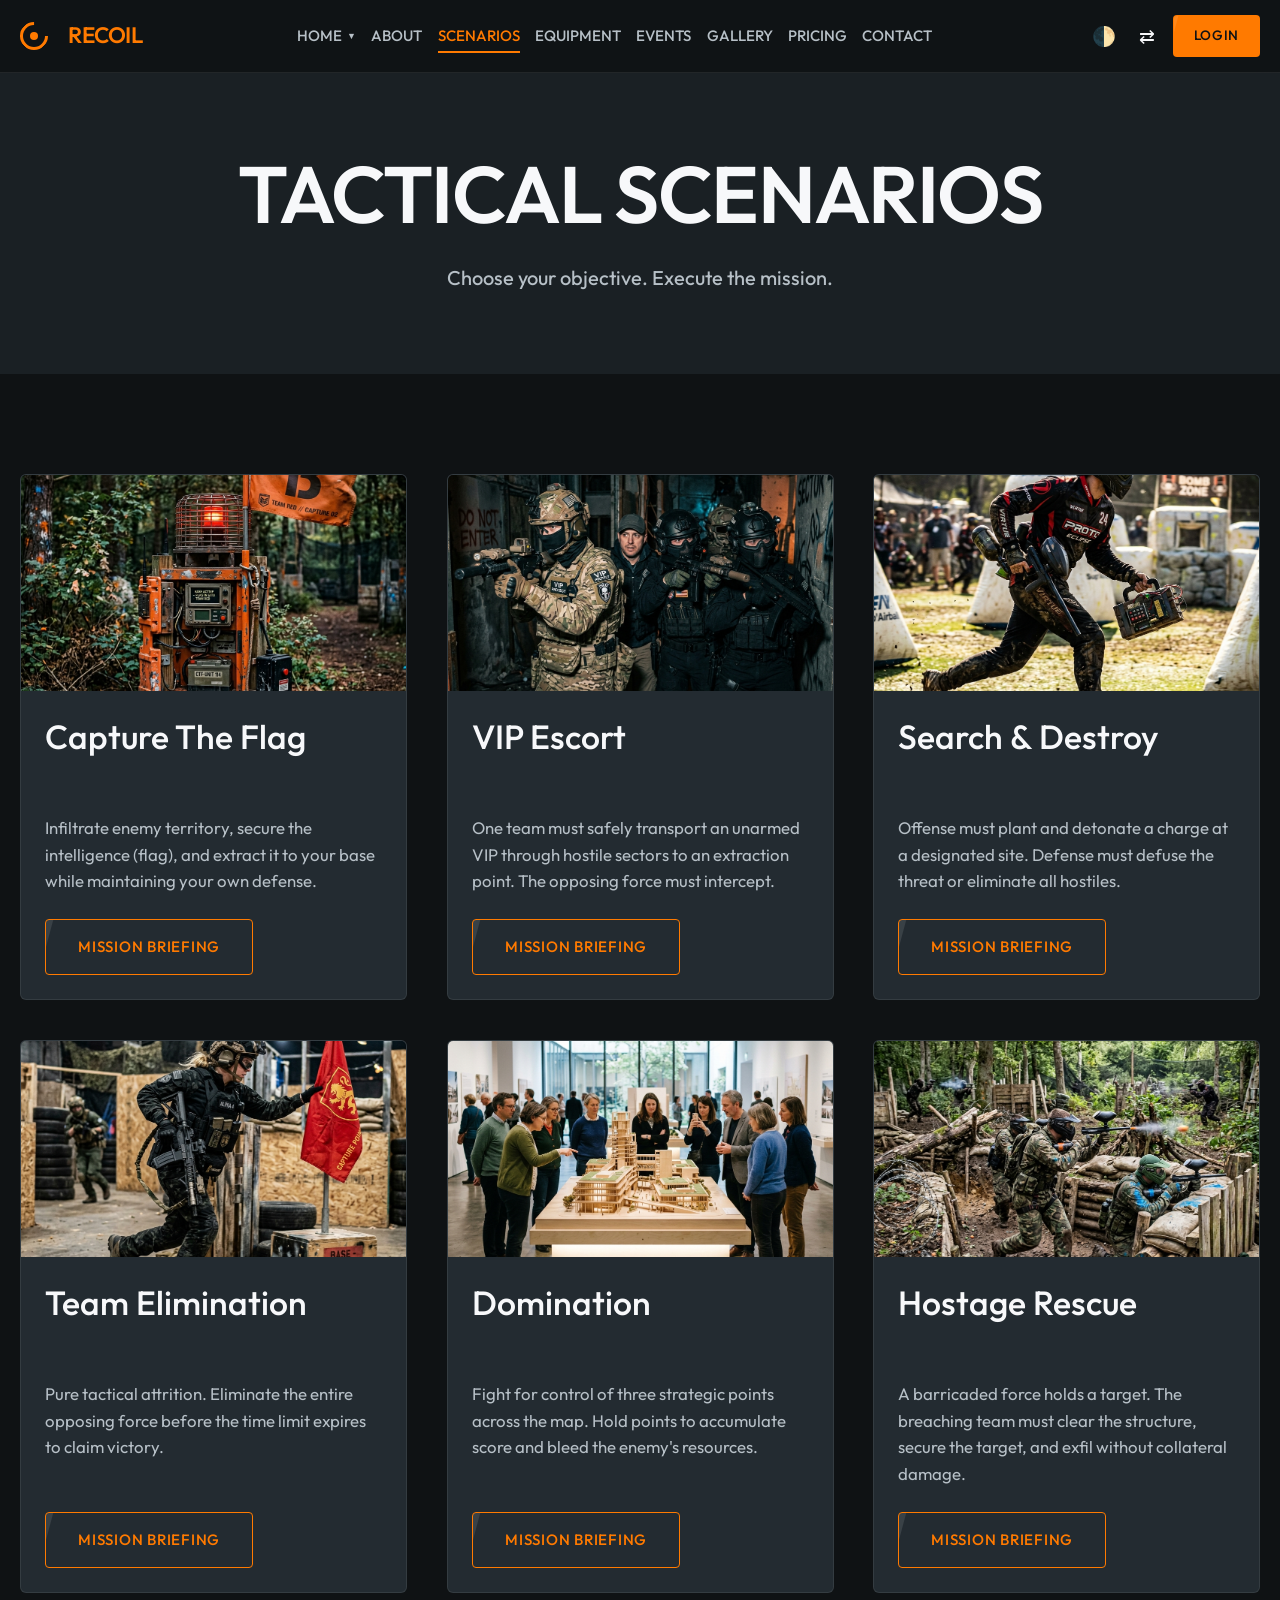
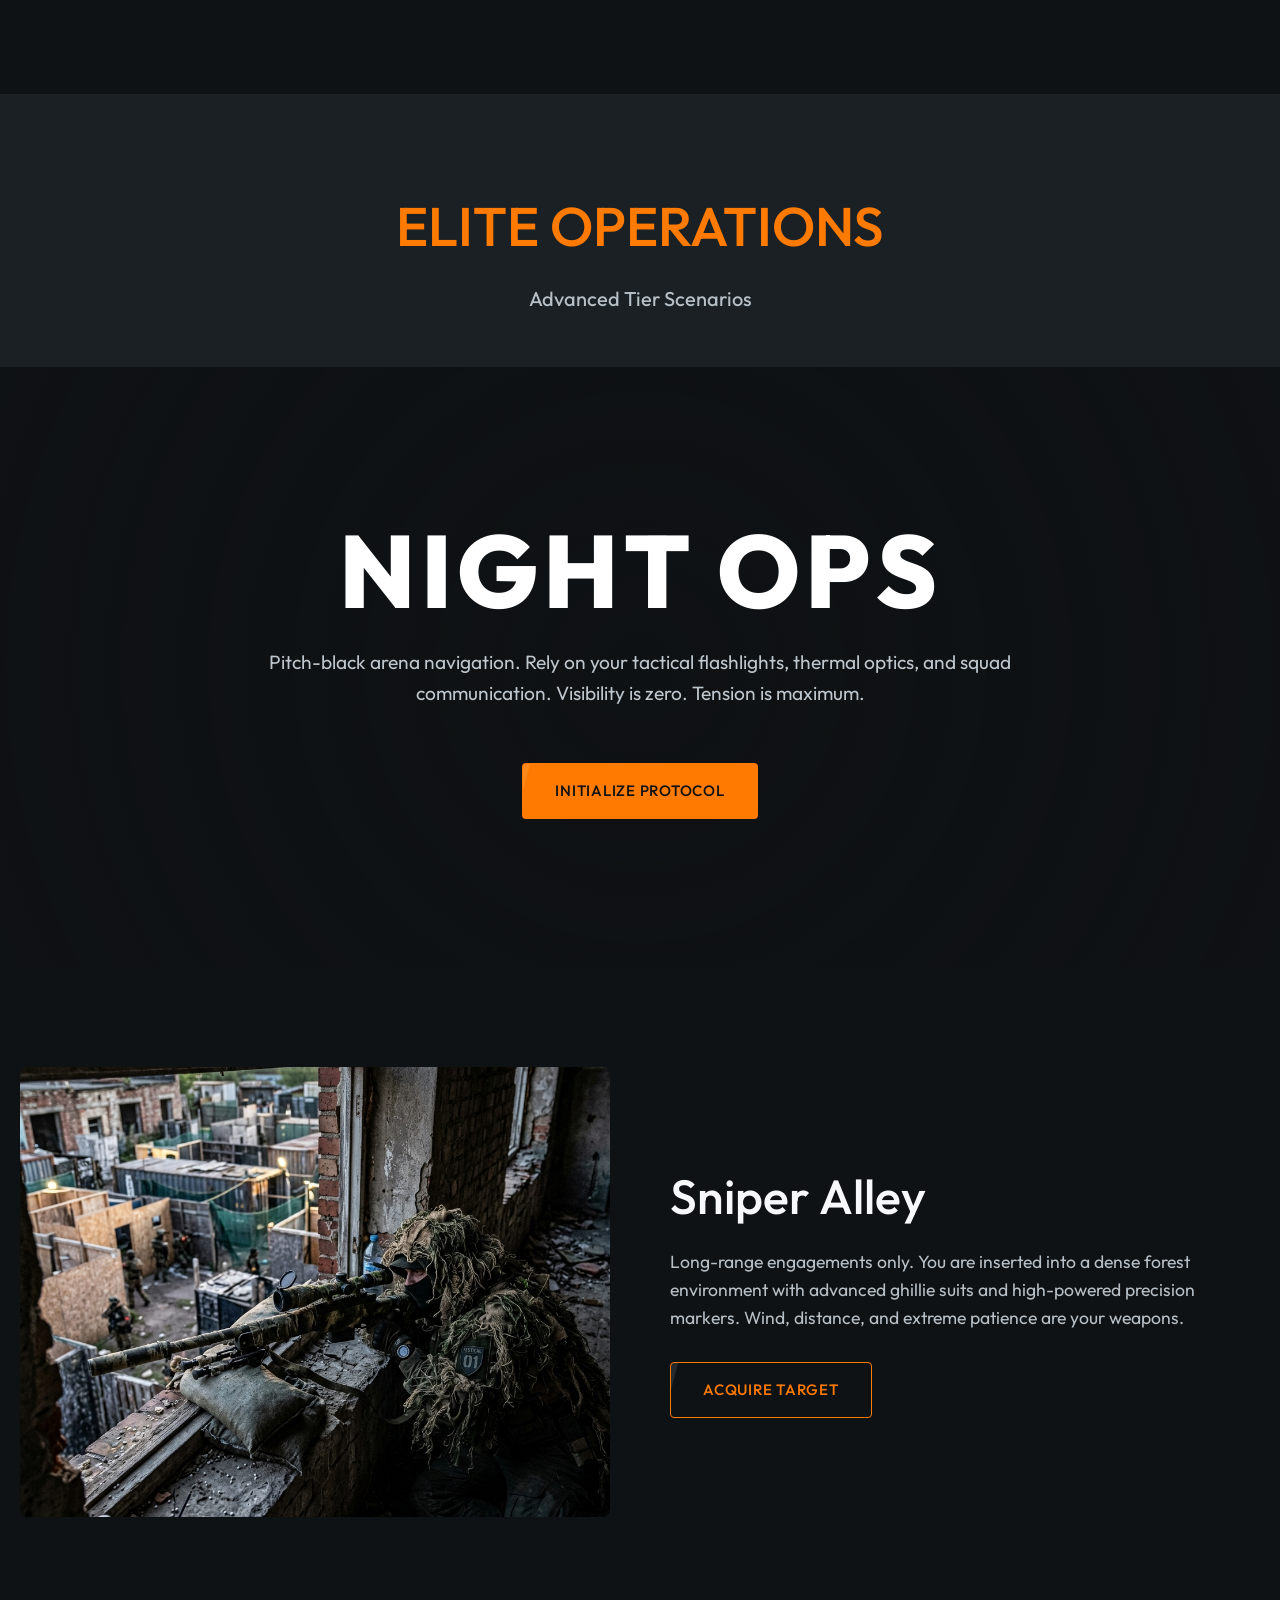
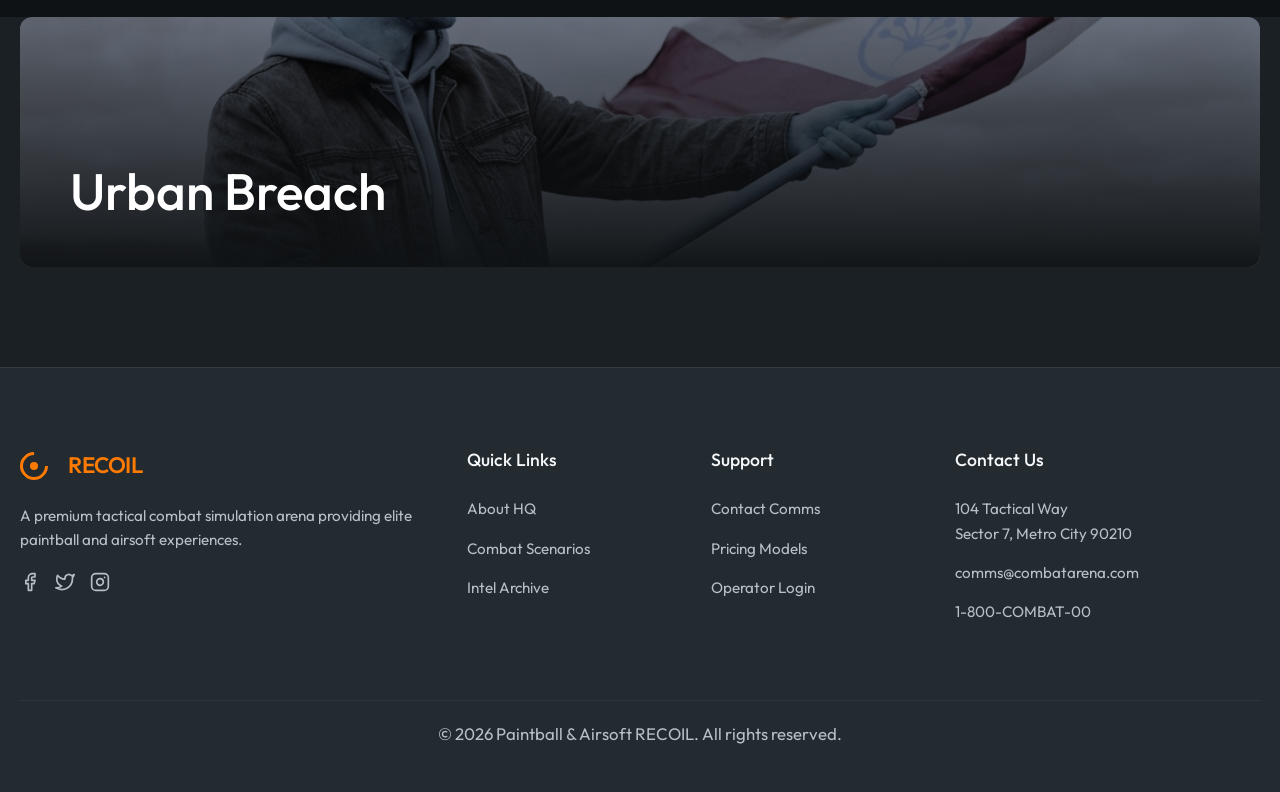
<file: game-scenarios.html>
<!DOCTYPE html>
<html lang="en" dir="ltr">
<head>
    <link rel="icon" type="image/svg+xml" href="assets/images/favicon.svg">

    <meta charset="UTF-8">
    <meta name="viewport" content="width=device-width, initial-scale=1.0">
    <title>Game Scenarios | Paintball & Airsoft RECOIL</title>
    <meta name="description" content="Explore our tactical combat scenarios. From Capture the Flag and VIP Escort to Search & Destroy, find your next mission here.">
    <link rel="stylesheet" href="assets/css/style.css">
    <link rel="stylesheet" href="assets/css/dark-mode.css">
    <link rel="stylesheet" href="assets/css/rtl.css">
</head>
<body>

    <!-- Navbar -->
    <nav class="navbar">
        <div class="nav-left">
            <div class="logo-icon"></div>
            <a href="index.html" class="logo-text">RECOIL</a>
        </div>
        <div class="nav-center">
            <div class="nav-dropdown">
                <a href="#" class="nav-link">Home <span style="font-size: 0.6em;">▼</span></a>
                <div class="dropdown-menu">
                    <a href="index.html" class="dropdown-item">Home 1</a>
                    <a href="home-2.html" class="dropdown-item">Home 2</a>
                </div>
            </div>
            <a href="about.html" class="nav-link">About</a>
            <a href="game-scenarios.html" class="nav-link active">Scenarios</a>
            <a href="equipment-rentals.html" class="nav-link">Equipment</a>
            <a href="events.html" class="nav-link">Events</a>
            <a href="gallery.html" class="nav-link">Gallery</a>
            <a href="pricing.html" class="nav-link">Pricing</a>
            <a href="contact.html" class="nav-link">Contact</a>
        </div>
        <div class="nav-right">
            <button id="theme-toggle" class="icon-btn" title="Toggle Light/Dark Mode">🌓</button>
            <button id="rtl-toggle" class="icon-btn" title="Toggle RTL">⇄</button>
            <a href="login.html" class="btn btn-primary">Login</a>
        </div>
        <button id="mobile-menu-toggle" class="mobile-menu-toggle">☰</button>
    </nav>

    <!-- Page Header -->
    <header style="padding: 150px 0 80px; text-align: center; background-color: var(--bg-secondary);">
        <div class="container">
            <h1>Tactical Scenarios</h1>
            <p class="lead-text" style="max-width: 600px; margin: 0 auto;">Choose your objective. Execute the mission.</p>
        </div>
    </header>

    <!-- Scenarios Grid -->
    <section class="section-padding">
        <div class="container">
            <div style="display: grid; grid-template-columns: repeat(auto-fit, minmax(300px, 1fr)); gap: 40px;">
                
                <div class="tactical-card anim-hud-enter">
                    <div class="card-image-wrap">
                        <div class="tactical-overlay"></div>
                        <img src="assets/images/scenario_ctf_flag.png" alt="Capture The Flag">
                    </div>
                    <div class="card-content">
                        <h3>Capture The Flag</h3>
                        <p>Infiltrate enemy territory, secure the intelligence (flag), and extract it to your base while maintaining your own defense.</p>
                        <div class="card-footer">
                            <a href="scenario-details.html" class="btn btn-secondary">Mission Briefing</a>
                        </div>
                    </div>
                </div>

                <div class="tactical-card anim-hud-enter" style="animation-delay: 0.1s;">
                    <div class="card-image-wrap">
                        <div class="tactical-overlay"></div>
                        <img src="assets/images/scenario_vip_guard.png" alt="VIP Escort">
                    </div>
                    <div class="card-content">
                        <h3>VIP Escort</h3>
                        <p>One team must safely transport an unarmed VIP through hostile sectors to an extraction point. The opposing force must intercept.</p>
                        <div class="card-footer">
                            <a href="scenario-details.html" class="btn btn-secondary">Mission Briefing</a>
                        </div>
                    </div>
                </div>

                <div class="tactical-card anim-hud-enter" style="animation-delay: 0.2s;">
                    <div class="card-image-wrap">
                        <div class="tactical-overlay"></div>
                        <img src="assets/images/scenario_bomb_action.png" alt="Search & Destroy">
                    </div>
                    <div class="card-content">
                        <h3>Search & Destroy</h3>
                        <p>Offense must plant and detonate a charge at a designated site. Defense must defuse the threat or eliminate all hostiles.</p>
                        <div class="card-footer">
                            <a href="scenario-details.html" class="btn btn-secondary">Mission Briefing</a>
                        </div>
                    </div>
                </div>

                <div class="tactical-card anim-hud-enter" style="animation-delay: 0.3s;">
                    <div class="card-image-wrap">
                        <div class="tactical-overlay"></div>
                        <img src="assets/images/combat_scenario_1_gallery.png" alt="Team Elimination">
                    </div>
                    <div class="card-content">
                        <h3>Team Elimination</h3>
                        <p>Pure tactical attrition. Eliminate the entire opposing force before the time limit expires to claim victory.</p>
                        <div class="card-footer">
                            <a href="scenario-details.html" class="btn btn-secondary">Mission Briefing</a>
                        </div>
                    </div>
                </div>

                <div class="tactical-card anim-hud-enter" style="animation-delay: 0.4s;">
                    <div class="card-image-wrap">
                        <div class="tactical-overlay"></div>
                        <img src="assets/images/arena_indoor_blog.png" alt="Domination">
                    </div>
                    <div class="card-content">
                        <h3>Domination</h3>
                        <p>Fight for control of three strategic points across the map. Hold points to accumulate score and bleed the enemy's resources.</p>
                        <div class="card-footer">
                            <a href="scenario-details.html" class="btn btn-secondary">Mission Briefing</a>
                        </div>
                    </div>
                </div>

                <div class="tactical-card anim-hud-enter" style="animation-delay: 0.5s;">
                    <div class="card-image-wrap">
                        <div class="tactical-overlay"></div>
                        <img src="assets/images/arena_outdoor_game_scenarios.png" alt="Hostage Rescue">
                    </div>
                    <div class="card-content">
                        <h3>Hostage Rescue</h3>
                        <p>A barricaded force holds a target. The breaching team must clear the structure, secure the target, and exfil without collateral damage.</p>
                        <div class="card-footer">
                            <a href="scenario-details.html" class="btn btn-secondary">Mission Briefing</a>
                        </div>
                    </div>
                </div>

            </div>
        </div>
    </section>

    <!-- Elite Operations Header -->
    <section class="section-padding" style="background-color: var(--bg-secondary); padding-bottom: 20px;">
        <div class="container">
            <div class="section-header" style="margin-bottom: 0;">
                <h2 style="color: var(--tactical-orange);">Elite Operations</h2>
                <p class="subheading">Advanced Tier Scenarios</p>
            </div>
        </div>
    </section>

    <!-- Night Ops Parallax -->
    <section class="elite-parallax" style="background-image: url('assets/images/scenario_night_vision.png');">
        <div class="elite-parallax-overlay"></div>
        <div class="container elite-parallax-content">
            <div class="glitch-text">NIGHT OPS</div>
            <p>Pitch-black arena navigation. Rely on your tactical flashlights, thermal optics, and squad communication. Visibility is zero. Tension is maximum.</p>
            <a href="scenario-details.html" class="btn btn-primary" style="margin-top: 30px;">Initialize Protocol</a>
        </div>
    </section>

    <!-- Sniper Alley Asymmetric -->
    <section class="section-padding">
        <div class="container">
            <div class="elite-asymmetric">
                <div class="elite-asym-image">
                    <img src="assets/images/scenario_sniper_nest.png" alt="Sniper Alley">
                    <div class="crosshair-overlay">
                        <div class="crosshair-h"></div>
                        <div class="crosshair-v"></div>
                        <div class="crosshair-c"></div>
                    </div>
                </div>
                <div class="elite-asym-text">
                    <h3 style="font-size: 3rem; margin-bottom: 20px; color: var(--text-primary);">Sniper Alley</h3>
                    <p style="font-size: 1.1rem; line-height: 1.6; color: var(--text-secondary); margin-bottom: 30px;">Long-range engagements only. You are inserted into a dense forest environment with advanced ghillie suits and high-powered precision markers. Wind, distance, and extreme patience are your weapons.</p>
                    <a href="scenario-details.html" class="btn btn-secondary">Acquire Target</a>
                </div>
            </div>
        </div>
    </section>

    <!-- Urban Breach Expanding -->
    <section class="section-padding" style="background-color: var(--bg-secondary); padding-top: 0;">
        <div class="container">
            <div class="elite-expanding">
                <img src="assets/images/scenario_ctf_blog.png" alt="Urban Breach" class="breach-bg">
                <div class="breach-overlay"></div>
                <div class="breach-content">
                    <h3>Urban Breach</h3>
                    <div class="breach-details">
                        <p>Dynamic entry. Flashbangs and fast-paced room clearing. Coordinate with your stack to dominate a highly realistic urban barricade setup.</p>
                        <a href="scenario-details.html" class="btn btn-primary">Stack Up</a>
                    </div>
                </div>
            </div>
        </div>
    </section>

    <!-- Footer -->
    <footer class="main-footer">
        <div class="container">
            <div class="footer-grid">
                <div class="footer-col">
                    <div class="nav-left" style="margin-bottom: 20px;">
                        <div class="logo-icon"></div>
                        <span class="logo-text">RECOIL</span>
                    </div>
                    <p style="color: var(--text-secondary); margin-bottom: 20px; font-size: 0.95rem;">A premium tactical combat simulation arena providing elite paintball and airsoft experiences.</p>
                    <div class="social-links">
                        <a href="#" title="Facebook"><svg width="20" height="20" viewBox="0 0 24 24" fill="none" stroke="currentColor" stroke-width="2" stroke-linecap="round" stroke-linejoin="round"><path d="M18 2h-3a5 5 0 0 0-5 5v3H7v4h3v8h4v-8h3l1-4h-4V7a1 1 0 0 1 1-1h3z"></path></svg></a>
                        <a href="#" title="Twitter"><svg width="20" height="20" viewBox="0 0 24 24" fill="none" stroke="currentColor" stroke-width="2" stroke-linecap="round" stroke-linejoin="round"><path d="M23 3a10.9 10.9 0 0 1-3.14 1.53 4.48 4.48 0 0 0-7.86 3v1A10.66 10.66 0 0 1 3 4s-4 9 5 13a11.64 11.64 0 0 1-7 2c9 5 20 0 20-11.5a4.5 4.5 0 0 0-.08-.83A7.72 7.72 0 0 0 23 3z"></path></svg></a>
                        <a href="#" title="Instagram"><svg width="20" height="20" viewBox="0 0 24 24" fill="none" stroke="currentColor" stroke-width="2" stroke-linecap="round" stroke-linejoin="round"><rect x="2" y="2" width="20" height="20" rx="5" ry="5"></rect><path d="M16 11.37A4 4 0 1 1 12.63 8 4 4 0 0 1 16 11.37z"></path><line x1="17.5" y1="6.5" x2="17.51" y2="6.5"></line></svg></a>
                    </div>
                </div>
                <div class="footer-col">
                    <h4 class="footer-heading">Quick Links</h4>
                    <ul class="footer-links">
                        <li><a href="about.html">About HQ</a></li>
                        <li><a href="game-scenarios.html">Combat Scenarios</a></li>
                        <li><a href="gallery.html">Intel Archive</a></li>
                    </ul>
                </div>
                <div class="footer-col">
                    <h4 class="footer-heading">Support</h4>
                    <ul class="footer-links">
                        <li><a href="contact.html">Contact Comms</a></li>
                        <li><a href="pricing.html">Pricing Models</a></li>
                        <li><a href="login.html">Operator Login</a></li>
                    </ul>
                </div>
                <div class="footer-col">
                    <h4 class="footer-heading">Contact Us</h4>
                    <ul class="footer-contact">
                        <li>104 Tactical Way<br>Sector 7, Metro City 90210</li>
                        <li>comms@combatarena.com</li>
                        <li>1-800-COMBAT-00</li>
                    </ul>
                </div>
            </div>
            <div class="footer-bottom">
                <p>&copy; 2026 Paintball & Airsoft RECOIL. All rights reserved.</p>
                <button id="scroll-top" class="scroll-top-btn" title="Scroll to Top">&uarr;</button>
            </div>
        </div>
    </footer>

    <script src="assets/js/main.js"></script>
</body>
</html>
</file>
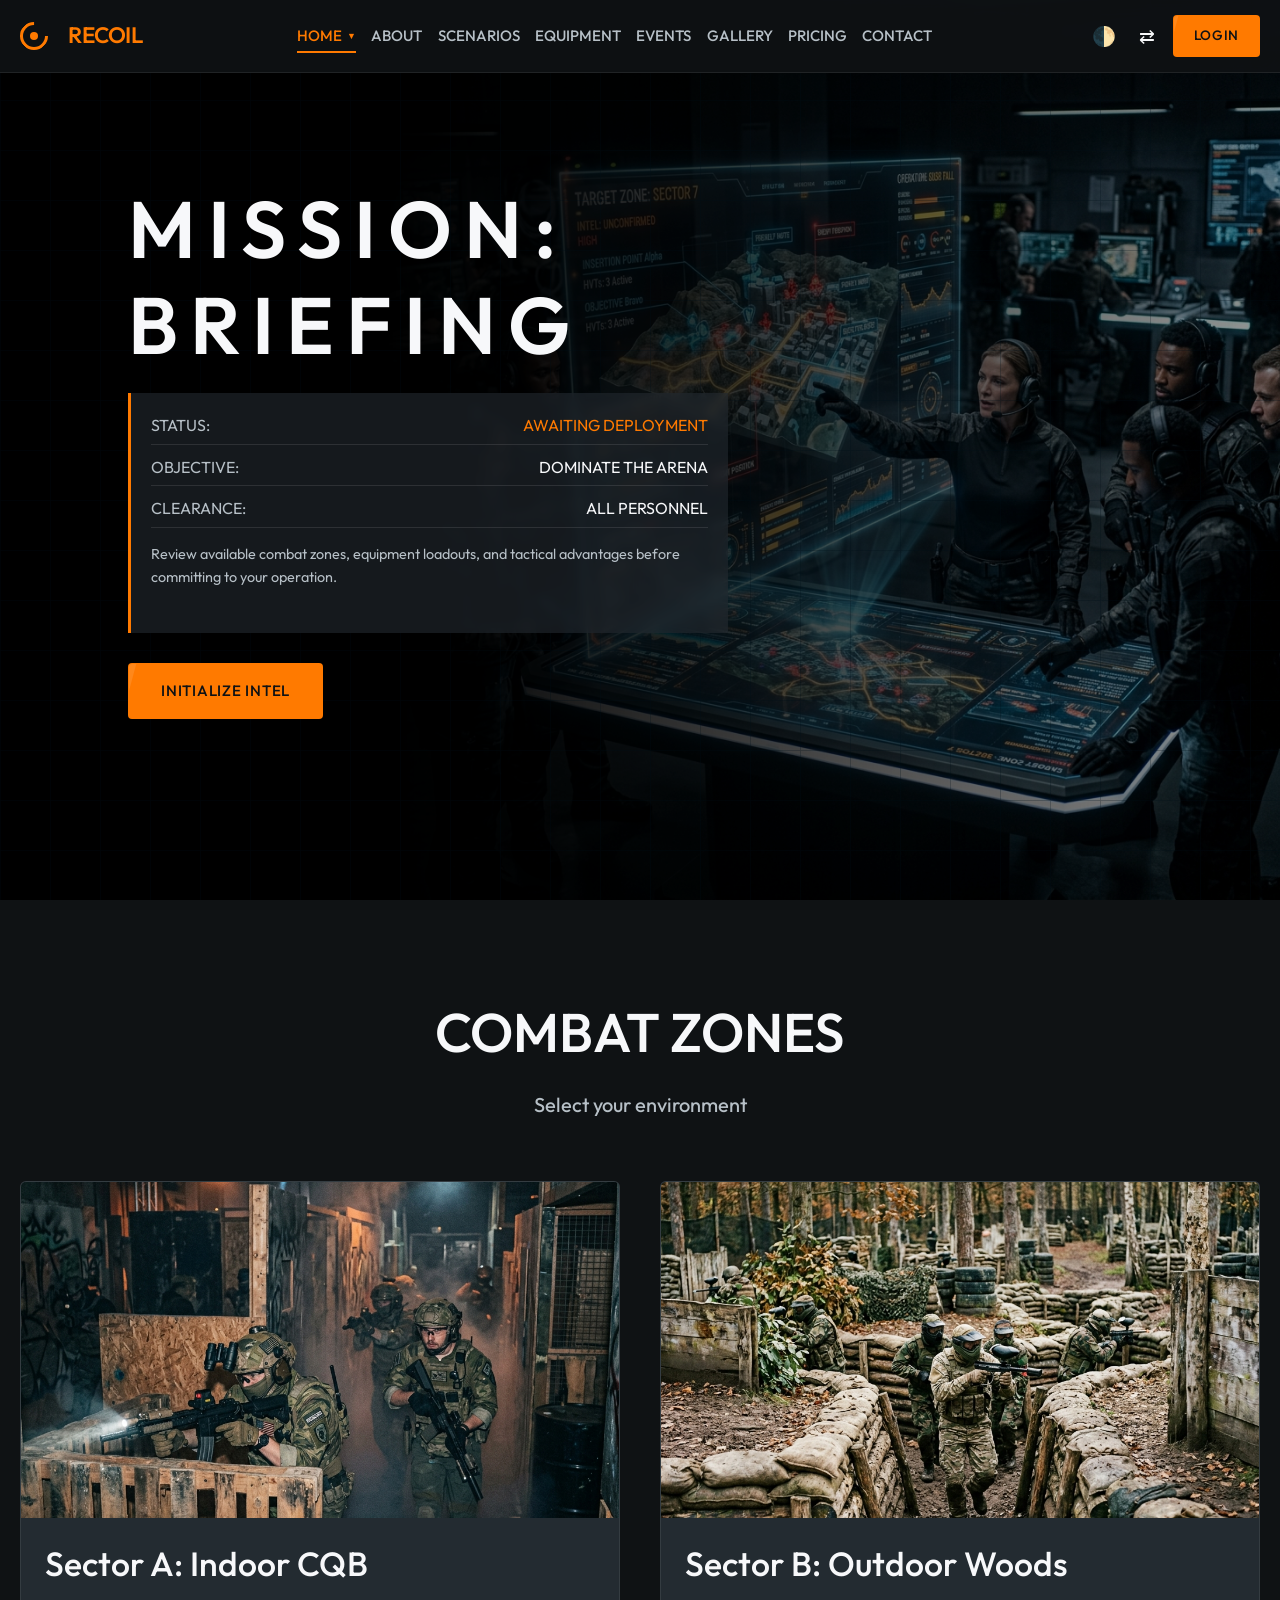
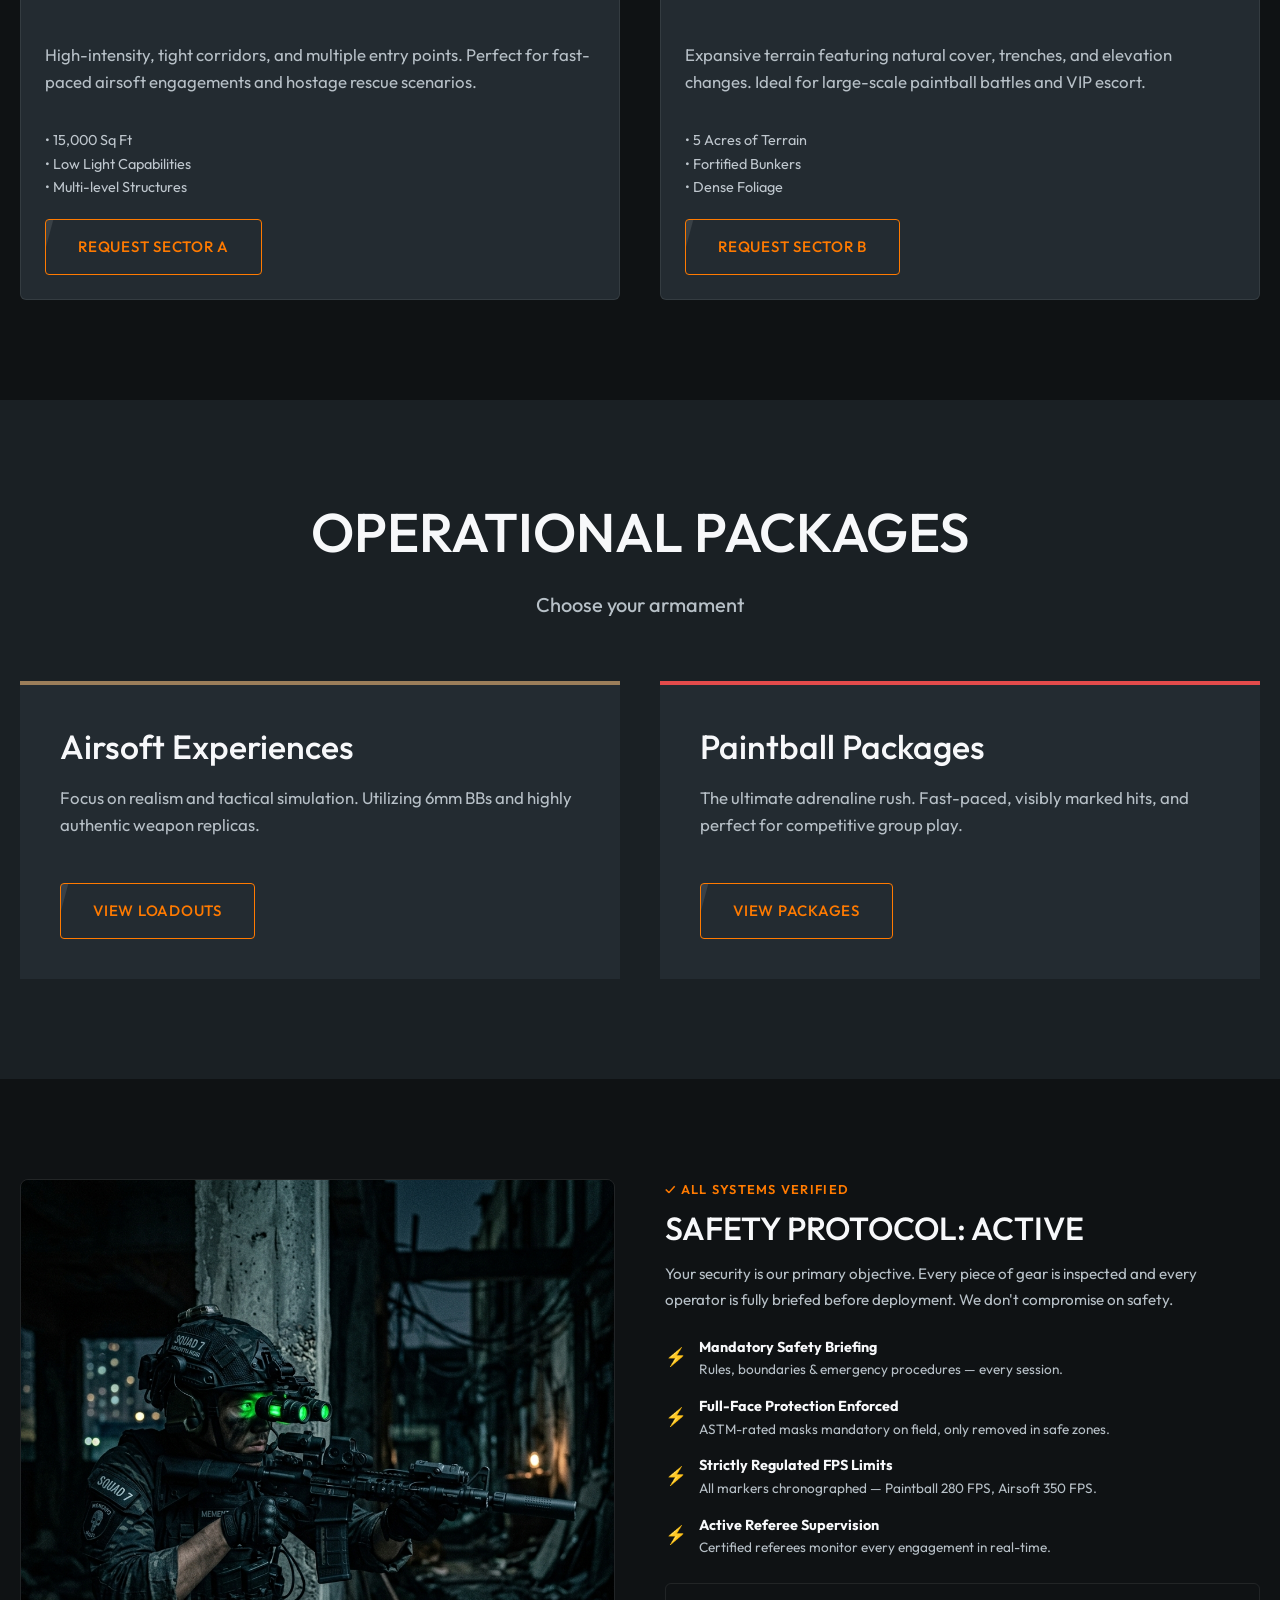
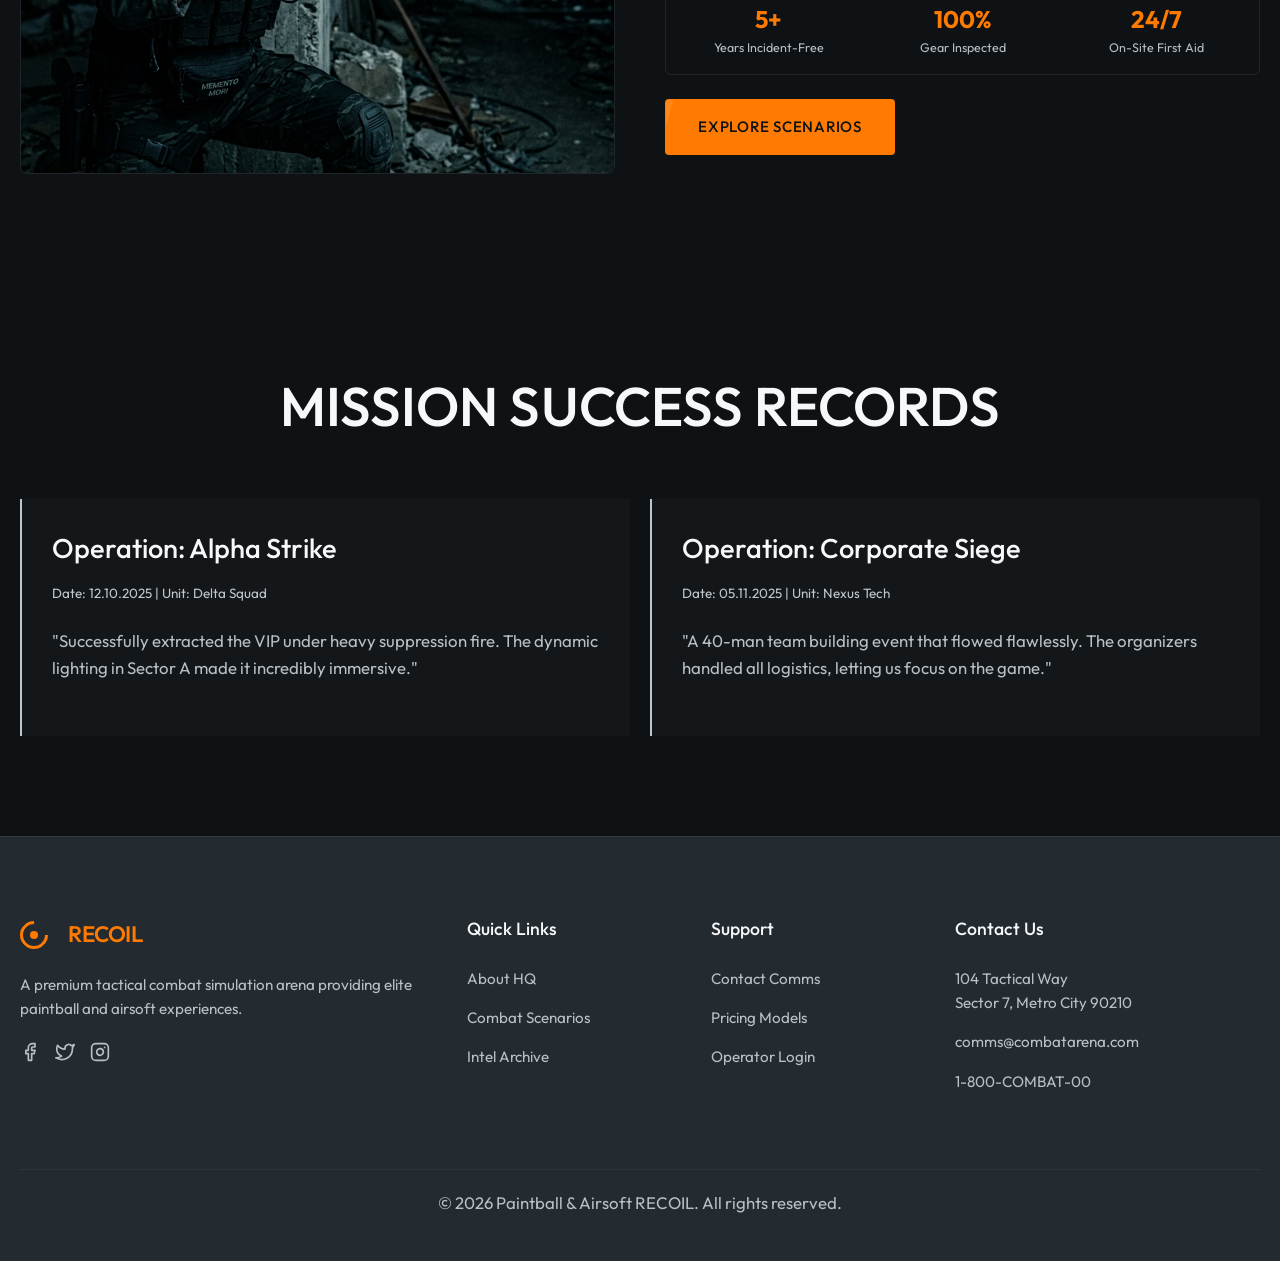
<file: home-2.html>
<!DOCTYPE html>
<html lang="en" dir="ltr">
<head>
    <link rel="icon" type="image/svg+xml" href="assets/images/favicon.svg">

    <meta charset="UTF-8">
    <meta name="viewport" content="width=device-width, initial-scale=1.0">
    <title>Mission Briefing | Paintball & Airsoft RECOIL</title>
    <meta name="description" content="View our mission briefing. Explore arena types, airsoft experiences, paintball packages, and safety standards at our premium RECOIL.">
    <link rel="stylesheet" href="assets/css/style.css">
    <link rel="stylesheet" href="assets/css/dark-mode.css">
    <link rel="stylesheet" href="assets/css/rtl.css">
    <style>
        /* Specific overrides for Home 2 */
        .hero-briefing {
            --bg-primary: #0F1214;
            --text-primary: #F7F8FA;
            --text-secondary: #B7C0C7;
            --border-color: rgba(255, 255, 255, 0.15);
            color: var(--text-primary);
            height: 100vh;
            min-height: 800px;
            position: relative;
            display: flex;
            align-items: center;
            background-color: #000;
            overflow: hidden;
        }

        .briefing-bg {
            position: absolute;
            top: 0; right: 0; width: 70%; height: 100%;
            background-image: url('assets/images/hero_bg_2.png');
            background-size: cover;
            background-position: center left;
            opacity: 0.6;
            mask-image: linear-gradient(to right, transparent 0%, black 100%);
            -webkit-mask-image: linear-gradient(to right, transparent 0%, black 100%);
        }

        .hud-overlay {
            position: absolute;
            top: 0; left: 0; width: 100%; height: 100%;
            background: 
                linear-gradient(rgba(0, 16, 25, 0.8) 1px, transparent 1px) 0 0 / 100% 50px,
                linear-gradient(90deg, rgba(0, 16, 25, 0.8) 1px, transparent 1px) 0 0 / 50px 100%;
            opacity: 0.3;
            pointer-events: none;
        }

        .briefing-content {
            position: relative;
            z-index: 10;
            padding-left: 10%;
        }

        .typewriter h1 {
            overflow: hidden;
            border-right: .15em solid transparent;
            white-space: nowrap;
            margin: 0;
            letter-spacing: .15em;
            width: max-content;
            max-width: 0;
            line-height: 1.2;
        }
        
        .line-1 {
            animation: typing 1.5s steps(20, end) forwards, blink-caret .75s step-end 2 forwards;
        }
        
        .line-2 {
            animation: typing 1.5s steps(20, end) forwards 1.5s, blink-caret .75s step-end infinite 1.5s;
        }

        @keyframes typing {
          from { max-width: 0 }
          to { max-width: 100% }
        }
        @keyframes blink-caret {
          from, to { border-color: transparent }
          50% { border-color: var(--tactical-orange); }
        }

        .hud-panel {
            max-width: 600px;
            background: rgba(35, 43, 49, 0.6);
            border-left: 3px solid var(--tactical-orange);
            padding: 20px;
            margin-top: 20px;
            backdrop-filter: blur(5px);
        }

        .data-row {
            display: flex;
            justify-content: space-between;
            margin-bottom: 10px;
            border-bottom: 1px solid rgba(255,255,255,0.1);
            padding-bottom: 5px;
        }

        /* Success Stories */
        .story-grid {
            display: grid;
            grid-template-columns: 1fr;
            gap: 20px;
        }
        
        @media(min-width: 768px) {
            .story-grid { grid-template-columns: 1fr 1fr; }
        }

        @media(max-width: 768px) {
            .briefing-bg {
                width: 100%;
                opacity: 0.4;
                mask-image: none;
                -webkit-mask-image: none;
            }
            .briefing-content {
                padding-left: 20px;
                padding-right: 20px;
                max-width: 100%;
            }
            .typewriter h1 {
                white-space: normal;
                overflow: visible;
                animation: none;
                border-right: none;
                word-wrap: break-word;
                max-width: 100%;
                width: auto;
            }
        }
    </style>
</head>
<body>

    <!-- Navbar -->
    <nav class="navbar">
        <div class="nav-left">
            <div class="logo-icon"></div>
            <a href="index.html" class="logo-text">RECOIL</a>
        </div>
        <div class="nav-center">
            <div class="nav-dropdown">
                <a href="#" class="nav-link active">Home <span style="font-size: 0.6em;">▼</span></a>
                <div class="dropdown-menu">
                    <a href="index.html" class="dropdown-item">Home 1</a>
                    <a href="home-2.html" class="dropdown-item active">Home 2</a>
                </div>
            </div>
            <a href="about.html" class="nav-link">About</a>
            <a href="game-scenarios.html" class="nav-link">Scenarios</a>
            <a href="equipment-rentals.html" class="nav-link">Equipment</a>
            <a href="events.html" class="nav-link">Events</a>
            <a href="gallery.html" class="nav-link">Gallery</a>
            <a href="pricing.html" class="nav-link">Pricing</a>
            <a href="contact.html" class="nav-link">Contact</a>
        </div>
        <div class="nav-right">
            <button id="theme-toggle" class="icon-btn" title="Toggle Light/Dark Mode">🌓</button>
            <button id="rtl-toggle" class="icon-btn" title="Toggle RTL">⇄</button>
            <a href="login.html" class="btn btn-primary">Login</a>
        </div>
        <button id="mobile-menu-toggle" class="mobile-menu-toggle">☰</button>
    </nav>

    <!-- Hero Briefing -->
    <header class="hero-briefing">
        <div class="briefing-bg"></div>
        <div class="hud-overlay"></div>
        <div class="briefing-content">
            <div class="typewriter">
                <h1 class="line-1">MISSION:</h1>
                <h1 class="line-2">BRIEFING</h1>
            </div>
            <div class="hud-panel anim-hud-enter">
                <div class="data-row">
                    <span style="color: var(--text-secondary);">STATUS:</span>
                    <span style="color: var(--tactical-orange);">AWAITING DEPLOYMENT</span>
                </div>
                <div class="data-row">
                    <span style="color: var(--text-secondary);">OBJECTIVE:</span>
                    <span>DOMINATE THE ARENA</span>
                </div>
                <div class="data-row">
                    <span style="color: var(--text-secondary);">CLEARANCE:</span>
                    <span>ALL PERSONNEL</span>
                </div>
                <p style="margin-top: 15px; font-size: 0.9rem;">Review available combat zones, equipment loadouts, and tactical advantages before committing to your operation.</p>
            </div>
            <div style="margin-top: 30px;">
                <a href="#intel" class="btn btn-primary">Initialize Intel</a>
            </div>
        </div>
    </header>

    <!-- Arena Types -->
    <section id="intel" class="section-padding">
        <div class="container">
            <div class="section-header">
                <h2>Combat Zones</h2>
                <p class="subheading">Select your environment</p>
            </div>
            <div style="display: grid; grid-template-columns: repeat(auto-fit, minmax(280px, 1fr)); gap: 40px;">
                <div class="tactical-card">
                    <div class="card-image-wrap">
                        <img src="assets/images/arena_indoor.png" alt="Indoor CQB">
                    </div>
                    <div class="card-content">
                        <h3>Sector A: Indoor CQB</h3>
                        <p>High-intensity, tight corridors, and multiple entry points. Perfect for fast-paced airsoft engagements and hostage rescue scenarios.</p>
                        <ul style="list-style-type: none; margin-top: 10px; margin-bottom: 20px; font-size: 0.9rem; color: var(--steel-silver);">
                            <li>• 15,000 Sq Ft</li>
                            <li>• Low Light Capabilities</li>
                            <li>• Multi-level Structures</li>
                        </ul>
                        <div class="card-footer">
                            <a href="contact.html" class="btn btn-secondary">Request Sector A</a>
                        </div>
                    </div>
                </div>
                <div class="tactical-card">
                    <div class="card-image-wrap">
                        <img src="assets/images/arena_outdoor.png" alt="Outdoor Woods">
                    </div>
                    <div class="card-content">
                        <h3>Sector B: Outdoor Woods</h3>
                        <p>Expansive terrain featuring natural cover, trenches, and elevation changes. Ideal for large-scale paintball battles and VIP escort.</p>
                        <ul style="list-style-type: none; margin-top: 10px; margin-bottom: 20px; font-size: 0.9rem; color: var(--steel-silver);">
                            <li>• 5 Acres of Terrain</li>
                            <li>• Fortified Bunkers</li>
                            <li>• Dense Foliage</li>
                        </ul>
                        <div class="card-footer">
                            <a href="contact.html" class="btn btn-secondary">Request Sector B</a>
                        </div>
                    </div>
                </div>
            </div>
        </div>
    </section>

    <!-- Airsoft vs Paintball (Combined section) -->
    <section class="section-padding" style="background-color: var(--bg-secondary);">
        <div class="container">
            <div class="section-header">
                <h2>Operational Packages</h2>
                <p class="subheading">Choose your armament</p>
            </div>
            <div style="display: flex; flex-wrap: wrap; gap: 40px;">
                <div style="flex: 1; min-width: 300px; padding: 40px; background: var(--bg-card); border-top: 4px solid var(--combat-bronze);">
                    <h3>Airsoft Experiences</h3>
                    <p>Focus on realism and tactical simulation. Utilizing 6mm BBs and highly authentic weapon replicas.</p>
                    <a href="equipment-rentals.html" class="btn btn-secondary" style="margin-top: 20px;">View Loadouts</a>
                </div>
                <div style="flex: 1; min-width: 300px; padding: 40px; background: var(--bg-card); border-top: 4px solid var(--target-red);">
                    <h3>Paintball Packages</h3>
                    <p>The ultimate adrenaline rush. Fast-paced, visibly marked hits, and perfect for competitive group play.</p>
                    <a href="pricing.html" class="btn btn-secondary" style="margin-top: 20px;">View Packages</a>
                </div>
            </div>
        </div>
    </section>

    <!-- Safety Standards -->
    <section class="section-padding">
        <div class="container">
            <div style="display: flex; flex-wrap: wrap; align-items: flex-start; gap: 50px;">

                <!-- Image Side -->
                <div style="flex: 1; min-width: 300px;">
                    <img src="assets/images/bg_register.png" alt="Safety Gear" style="width: 100%; border-radius: 8px; border: 1px solid var(--border-color); display: block;">
                </div>

                <!-- Content Side -->
                <div style="flex: 1; min-width: 300px;">
                    <p style="color: var(--tactical-orange); font-size: 0.8rem; font-weight: 600; letter-spacing: 0.1em; text-transform: uppercase; margin-bottom: 10px;">&#x2713; All Systems Verified</p>
                    <h2 style="margin-bottom: 14px; font-size: clamp(1.5rem, 2.5vw, 2rem);">Safety Protocol: Active</h2>
                    <p style="color: var(--text-secondary); margin-bottom: 22px; font-size: 0.95rem; line-height: 1.65;">Your security is our primary objective. Every piece of gear is inspected and every operator is fully briefed before deployment. We don't compromise on safety.</p>

                    <div style="display: flex; flex-direction: column; gap: 12px; margin-bottom: 24px;">
                        <div style="display: flex; align-items: center; gap: 12px;">
                            <span style="color: var(--tactical-orange); font-size: 1.1rem; flex-shrink: 0;">&#x26A1;</span>
                            <div>
                                <strong style="font-size: 0.9rem;">Mandatory Safety Briefing</strong>
                                <span style="color: var(--text-secondary); font-size: 0.85rem; display: block;">Rules, boundaries & emergency procedures — every session.</span>
                            </div>
                        </div>
                        <div style="display: flex; align-items: center; gap: 12px;">
                            <span style="color: var(--tactical-orange); font-size: 1.1rem; flex-shrink: 0;">&#x26A1;</span>
                            <div>
                                <strong style="font-size: 0.9rem;">Full-Face Protection Enforced</strong>
                                <span style="color: var(--text-secondary); font-size: 0.85rem; display: block;">ASTM-rated masks mandatory on field, only removed in safe zones.</span>
                            </div>
                        </div>
                        <div style="display: flex; align-items: center; gap: 12px;">
                            <span style="color: var(--tactical-orange); font-size: 1.1rem; flex-shrink: 0;">&#x26A1;</span>
                            <div>
                                <strong style="font-size: 0.9rem;">Strictly Regulated FPS Limits</strong>
                                <span style="color: var(--text-secondary); font-size: 0.85rem; display: block;">All markers chronographed — Paintball 280 FPS, Airsoft 350 FPS.</span>
                            </div>
                        </div>
                        <div style="display: flex; align-items: center; gap: 12px;">
                            <span style="color: var(--tactical-orange); font-size: 1.1rem; flex-shrink: 0;">&#x26A1;</span>
                            <div>
                                <strong style="font-size: 0.9rem;">Active Referee Supervision</strong>
                                <span style="color: var(--text-secondary); font-size: 0.85rem; display: block;">Certified referees monitor every engagement in real-time.</span>
                            </div>
                        </div>
                    </div>

                    <div style="display: flex; gap: 20px; padding: 16px; border: 1px solid var(--border-color); border-radius: 6px; margin-bottom: 24px; flex-wrap: wrap;">
                        <div style="text-align: center; flex: 1; min-width: 70px;">
                            <div style="font-size: 1.5rem; font-weight: 700; color: var(--tactical-orange);">5+</div>
                            <div style="font-size: 0.78rem; color: var(--text-secondary);">Years Incident-Free</div>
                        </div>
                        <div style="text-align: center; flex: 1; min-width: 70px;">
                            <div style="font-size: 1.5rem; font-weight: 700; color: var(--tactical-orange);">100%</div>
                            <div style="font-size: 0.78rem; color: var(--text-secondary);">Gear Inspected</div>
                        </div>
                        <div style="text-align: center; flex: 1; min-width: 70px;">
                            <div style="font-size: 1.5rem; font-weight: 700; color: var(--tactical-orange);">24/7</div>
                            <div style="font-size: 0.78rem; color: var(--text-secondary);">On-Site First Aid</div>
                        </div>
                    </div>

                    <a href="game-scenarios.html" class="btn btn-primary">Explore Scenarios</a>
                </div>

            </div>
        </div>
    </section>



    <!-- Success Stories -->
    <section class="section-padding">
        <div class="container">
            <div class="section-header">
                <h2>Mission Success Records</h2>
            </div>
            <div class="story-grid">
                <div style="padding: 30px; border-left: 2px solid var(--steel-silver); background: rgba(255,255,255,0.02);">
                    <h4>Operation: Alpha Strike</h4>
                    <p class="caption">Date: 12.10.2025 | Unit: Delta Squad</p>
                    <p style="margin-top: 15px;">"Successfully extracted the VIP under heavy suppression fire. The dynamic lighting in Sector A made it incredibly immersive."</p>
                </div>
                <div style="padding: 30px; border-left: 2px solid var(--steel-silver); background: rgba(255,255,255,0.02);">
                    <h4>Operation: Corporate Siege</h4>
                    <p class="caption">Date: 05.11.2025 | Unit: Nexus Tech</p>
                    <p style="margin-top: 15px;">"A 40-man team building event that flowed flawlessly. The organizers handled all logistics, letting us focus on the game."</p>
                </div>
            </div>
        </div>
    </section>

    <!-- Footer -->
    <footer class="main-footer">
        <div class="container">
            <div class="footer-grid">
                <div class="footer-col">
                    <div class="nav-left" style="margin-bottom: 20px;">
                        <div class="logo-icon"></div>
                        <span class="logo-text">RECOIL</span>
                    </div>
                    <p style="color: var(--text-secondary); margin-bottom: 20px; font-size: 0.95rem;">A premium tactical combat simulation arena providing elite paintball and airsoft experiences.</p>
                    <div class="social-links">
                        <a href="#" title="Facebook"><svg width="20" height="20" viewBox="0 0 24 24" fill="none" stroke="currentColor" stroke-width="2" stroke-linecap="round" stroke-linejoin="round"><path d="M18 2h-3a5 5 0 0 0-5 5v3H7v4h3v8h4v-8h3l1-4h-4V7a1 1 0 0 1 1-1h3z"></path></svg></a>
                        <a href="#" title="Twitter"><svg width="20" height="20" viewBox="0 0 24 24" fill="none" stroke="currentColor" stroke-width="2" stroke-linecap="round" stroke-linejoin="round"><path d="M23 3a10.9 10.9 0 0 1-3.14 1.53 4.48 4.48 0 0 0-7.86 3v1A10.66 10.66 0 0 1 3 4s-4 9 5 13a11.64 11.64 0 0 1-7 2c9 5 20 0 20-11.5a4.5 4.5 0 0 0-.08-.83A7.72 7.72 0 0 0 23 3z"></path></svg></a>
                        <a href="#" title="Instagram"><svg width="20" height="20" viewBox="0 0 24 24" fill="none" stroke="currentColor" stroke-width="2" stroke-linecap="round" stroke-linejoin="round"><rect x="2" y="2" width="20" height="20" rx="5" ry="5"></rect><path d="M16 11.37A4 4 0 1 1 12.63 8 4 4 0 0 1 16 11.37z"></path><line x1="17.5" y1="6.5" x2="17.51" y2="6.5"></line></svg></a>
                    </div>
                </div>
                <div class="footer-col">
                    <h4 class="footer-heading">Quick Links</h4>
                    <ul class="footer-links">
                        <li><a href="about.html">About HQ</a></li>
                        <li><a href="game-scenarios.html">Combat Scenarios</a></li>
                        <li><a href="gallery.html">Intel Archive</a></li>
                    </ul>
                </div>
                <div class="footer-col">
                    <h4 class="footer-heading">Support</h4>
                    <ul class="footer-links">
                        <li><a href="contact.html">Contact Comms</a></li>
                        <li><a href="pricing.html">Pricing Models</a></li>
                        <li><a href="login.html">Operator Login</a></li>
                    </ul>
                </div>
                <div class="footer-col">
                    <h4 class="footer-heading">Contact Us</h4>
                    <ul class="footer-contact">
                        <li>104 Tactical Way<br>Sector 7, Metro City 90210</li>
                        <li>comms@combatarena.com</li>
                        <li>1-800-COMBAT-00</li>
                    </ul>
                </div>
            </div>
            <div class="footer-bottom">
                <p>&copy; 2026 Paintball & Airsoft RECOIL. All rights reserved.</p>
                <button id="scroll-top" class="scroll-top-btn" title="Scroll to Top">&uarr;</button>
            </div>
        </div>
    </footer>

    <script src="assets/js/main.js"></script>
</body>
</html>
</file>
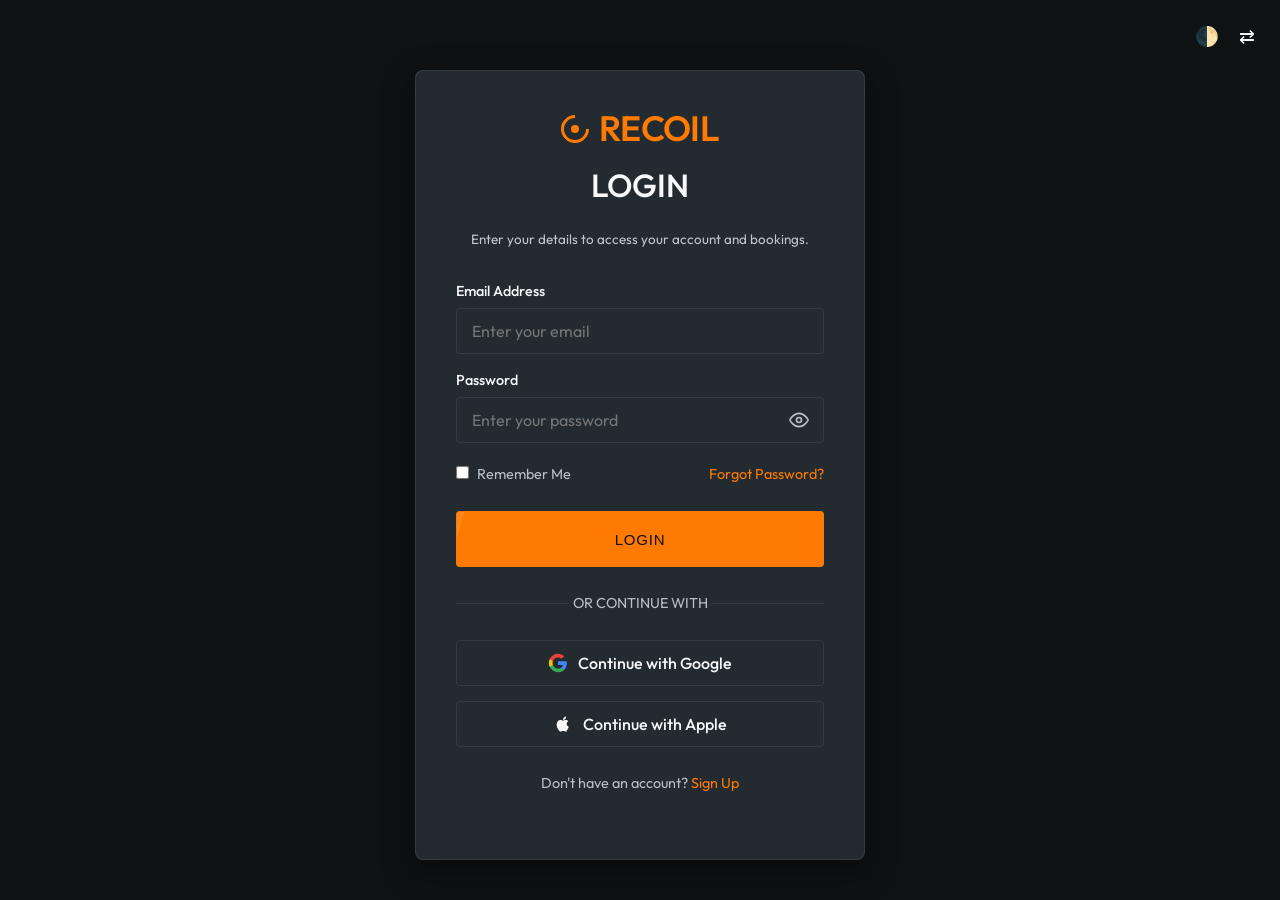
<file: login.html>
<!DOCTYPE html>
<html lang="en" dir="ltr">
<head>
    <link rel="icon" type="image/svg+xml" href="assets/images/favicon.svg">

    <meta charset="UTF-8">
    <meta name="viewport" content="width=device-width, initial-scale=1.0">
    <title>Operator Login | RECOIL</title>
    <link rel="stylesheet" href="assets/css/style.css">
    <link rel="stylesheet" href="assets/css/dark-mode.css">
    <link rel="stylesheet" href="assets/css/rtl.css">
    <style>
        body {
            display: flex;
            min-height: 100vh;
            background-color: var(--bg-primary);
            padding: 70px 20px 40px;
        }

        .auth-container {
            position: relative;
            z-index: 2;
            width: 100%;
            max-width: 450px;
            padding: 40px;
            background: var(--bg-card);
            border: 1px solid var(--border-color);
            border-radius: 8px;
            box-shadow: 0 10px 30px rgba(0,0,0,0.5);
            margin: auto;
        }
        .auth-header {
            text-align: center;
            margin-bottom: 30px;
        }
        .form-control {
            width: 100%;
            padding: 12px 15px;
            background-color: transparent;
            border: 1px solid var(--border-color);
            color: var(--text-primary);
            border-radius: 4px;
            font-family: var(--font-family);
            font-size: 1rem;
            margin-bottom: 20px;
            transition: border-color var(--transition-speed) ease;
        }
        .form-control:focus {
            outline: none;
            border-color: var(--tactical-orange);
            background-color: rgba(255,122,0,0.02);
        }
        .btn-social {
            display: flex;
            align-items: center;
            justify-content: center;
            gap: 10px;
            width: 100%;
            padding: 12px;
            background: transparent;
            border: 1px solid var(--border-color);
            color: var(--text-primary);
            border-radius: 4px;
            font-family: var(--font-family);
            font-weight: 500;
            font-size: 1rem;
            cursor: pointer;
            margin-bottom: 15px;
            transition: all var(--transition-speed) ease;
        }
        .btn-social:hover {
            border-color: var(--tactical-orange);
            color: var(--tactical-orange);
            background: rgba(255,122,0,0.05);
        }
        .auth-link {
            color: var(--tactical-orange);
            text-decoration: none;
            transition: color 0.3s ease;
        }
        .auth-link:hover {
            color: var(--text-primary);
            text-decoration: underline;
        }
        .divider {
            display: flex;
            align-items: center;
            text-align: center;
            margin: 25px 0;
            color: var(--text-secondary);
            font-size: 0.9rem;
        }
        .divider::before, .divider::after {
            content: '';
            flex: 1;
            border-bottom: 1px solid var(--border-color);
        }
        .divider:not(:empty)::before { margin-right: .25em; }
        .divider:not(:empty)::after { margin-left: .25em; }
    </style>
</head>
<body>

    <div style="position: absolute; top: 20px; right: 20px; z-index: 10; display: flex; gap: 10px;">
        <button id="theme-toggle" class="icon-btn" title="Toggle Light/Dark Mode">🌓</button>
        <button id="rtl-toggle" class="icon-btn" title="Toggle RTL">⇄</button>
    </div>
    
    <div class="auth-container anim-hud-enter">
        <div class="auth-header">
            <a href="index.html" style="display: inline-flex; align-items: center; justify-content: center; text-decoration: none; margin-bottom: 20px;">
                <div class="logo-icon" style="margin-right: 10px;"></div>
                <span class="logo-text" style="font-size: 2.2rem; margin: 0; line-height: 1;">RECOIL</span>
            </a>
            <h2 style="font-size: 2rem;">Login</h2>
            <p class="caption">Enter your details to access your account and bookings.</p>
        </div>

        <form action="index.html" method="GET">
            <div style="margin-bottom: 15px; text-align: start;">
                <label style="display: block; margin-bottom: 5px; color: var(--text-primary); font-size: 0.9rem; font-weight: 500;">Email Address</label>
                <input type="email" class="form-control" placeholder="Enter your email" required style="margin-bottom: 0;">
            </div>
            <div style="margin-bottom: 20px; text-align: start;">
                <label style="display: block; margin-bottom: 5px; color: var(--text-primary); font-size: 0.9rem; font-weight: 500;">Password</label>
                <div style="position: relative;">
                    <input type="password" class="form-control" placeholder="Enter your password" required style="margin-bottom: 0; padding-inline-end: 45px;">
                    <button type="button" class="toggle-password" style="position: absolute; inset-inline-end: 10px; top: 50%; transform: translateY(-50%); background: none; border: none; color: var(--text-secondary); cursor: pointer; padding: 5px; display: flex; align-items: center; justify-content: center;">
                        <svg class="eye-icon" viewBox="0 0 24 24" width="20" height="20" stroke="currentColor" stroke-width="2" fill="none" stroke-linecap="round" stroke-linejoin="round"><path d="M1 12s4-8 11-8 11 8 11 8-4 8-11 8-11-8-11-8z"></path><circle cx="12" cy="12" r="3"></circle></svg>
                    </button>
                </div>
            </div>
            
            <div style="display: flex; justify-content: space-between; margin-bottom: 25px; font-size: 0.9rem;">
                <label style="color: var(--text-secondary);"><input type="checkbox" style="margin-inline-end: 5px;"> Remember Me</label>
                <a href="#" class="auth-link">Forgot Password?</a>
            </div>

            <button type="submit" class="btn btn-primary" style="width: 100%;">Login</button>
        </form>

        <div class="divider">OR CONTINUE WITH</div>

        <button class="btn-social">
            <svg viewBox="0 0 24 24" width="20" height="20" xmlns="http://www.w3.org/2000/svg"><path d="M22.56 12.25c0-.78-.07-1.53-.2-2.25H12v4.26h5.92c-.26 1.37-1.04 2.53-2.21 3.31v2.77h3.57c2.08-1.92 3.28-4.74 3.28-8.09z" fill="#4285F4"/><path d="M12 23c2.97 0 5.46-.98 7.28-2.66l-3.57-2.77c-.98.66-2.23 1.06-3.71 1.06-2.86 0-5.29-1.93-6.16-4.53H2.18v2.84C3.99 20.53 7.7 23 12 23z" fill="#34A853"/><path d="M5.84 14.09c-.22-.66-.35-1.36-.35-2.09s.13-1.43.35-2.09V7.07H2.18C1.43 8.55 1 10.22 1 12s.43 3.45 1.18 4.93l2.85-2.22.81-.62z" fill="#FBBC05"/><path d="M12 5.38c1.62 0 3.06.56 4.21 1.64l3.15-3.15C17.45 2.09 14.97 1 12 1 7.7 1 3.99 3.47 2.18 7.07l3.66 2.84c.87-2.6 3.3-4.53 6.16-4.53z" fill="#EA4335"/><path d="M1 1h22v22H1z" fill="none"/></svg>
            Continue with Google
        </button>
        <button class="btn-social">
            <svg viewBox="0 0 24 24" width="20" height="20" xmlns="http://www.w3.org/2000/svg"><path d="M17.05 20.28c-.98.95-2.05.8-3.08.35-1.09-.46-2.09-.48-3.24 0-1.44.62-2.2.44-3.06-.35C2.79 15.25 3.51 7.59 9.05 7.31c1.35.05 2.25.68 2.92.68.74 0 1.87-.8 3.19-.68 1.44.1 2.53.51 3.25 1.5-3.01 1.65-2.3 5.43.5 6.45-.63 1.83-1.44 3.65-2.86 5.02zM12.03 7.25c-.15-2.23 1.66-4.07 3.74-4.25.29 2.58-2.34 4.5-3.74 4.25z" fill="currentColor"/></svg>
            Continue with Apple
        </button>

        <p style="text-align: center; margin-top: 25px; color: var(--text-secondary); font-size: 0.9rem;">
            Don't have an account? <a href="register.html" class="auth-link">Sign Up</a>
        </p>
    </div>

    <script src="assets/js/main.js"></script>
</body>
</html>
</file>
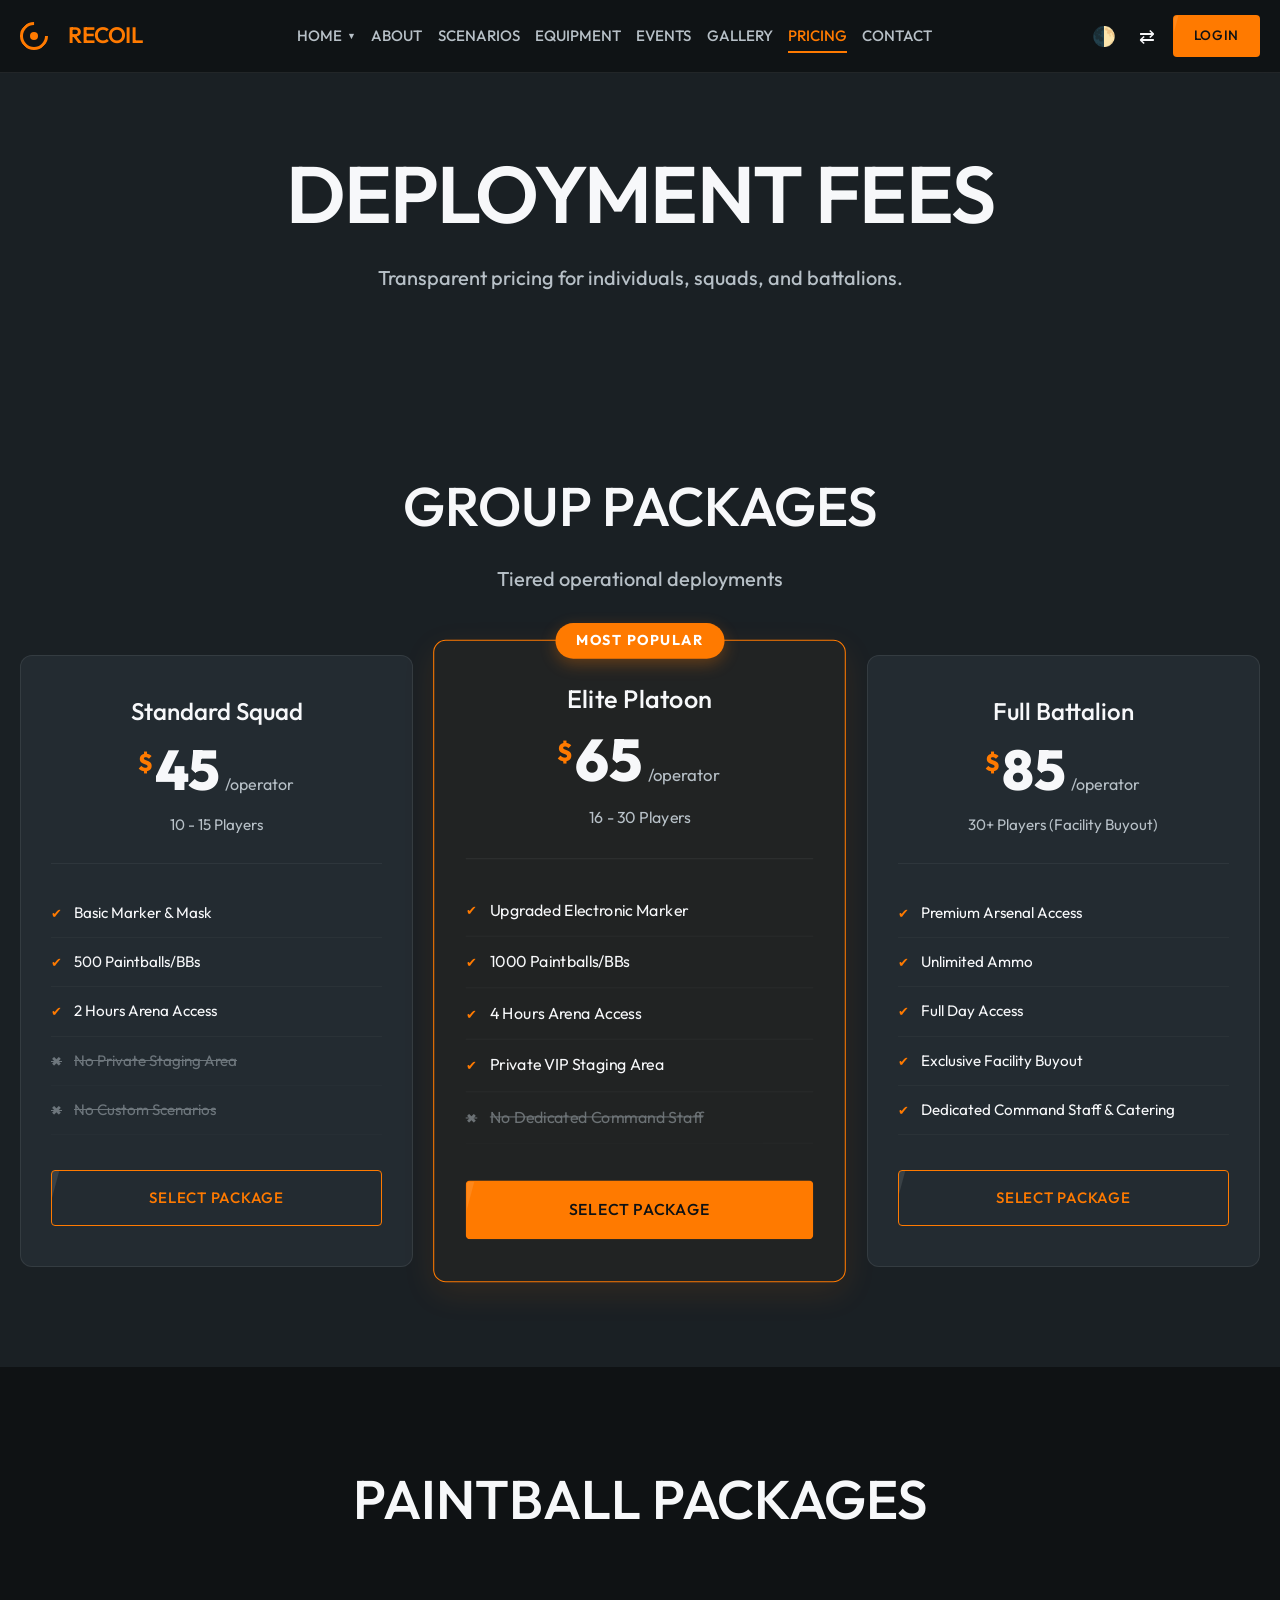
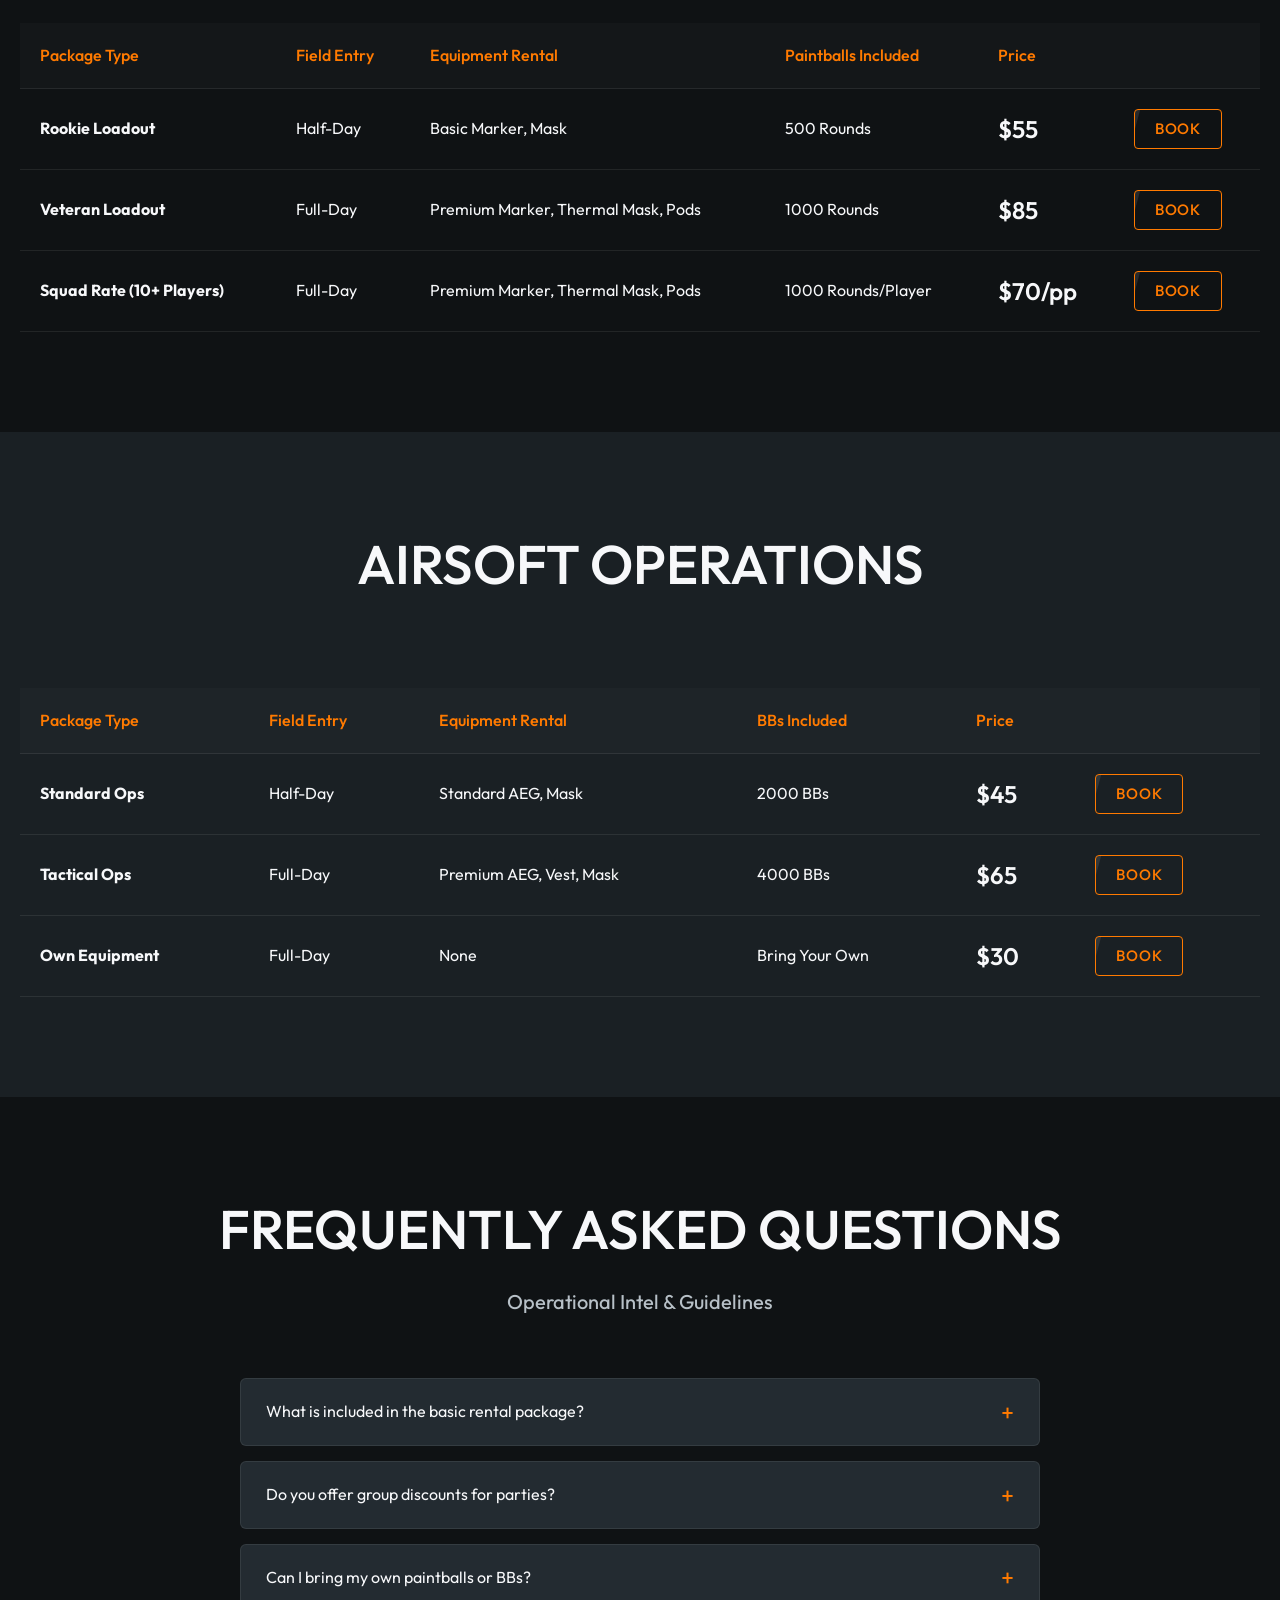
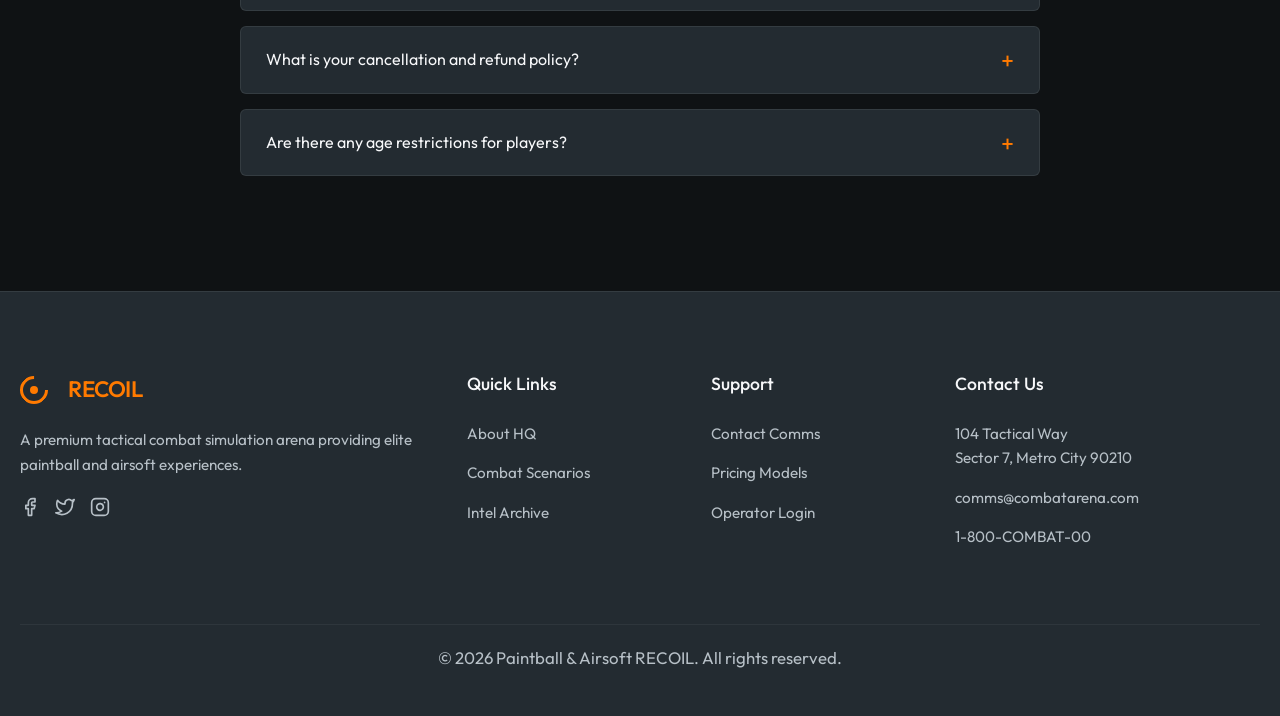
<file: pricing.html>
<!DOCTYPE html>
<html lang="en" dir="ltr">
<head>
    <link rel="icon" type="image/svg+xml" href="assets/images/favicon.svg">

    <meta charset="UTF-8">
    <meta name="viewport" content="width=device-width, initial-scale=1.0">
    <title>Pricing & Packages | Paintball & Airsoft RECOIL</title>
    <meta name="description" content="View individual rates, group packages, and corporate events pricing for paintball and airsoft.">
    <link rel="stylesheet" href="assets/css/style.css">
    <link rel="stylesheet" href="assets/css/dark-mode.css">
    <link rel="stylesheet" href="assets/css/rtl.css">
    <style>
        .pricing-table {
            width: 100%;
            border-collapse: collapse;
            margin-top: 30px;
        }
        .pricing-table th, .pricing-table td {
            padding: 20px;
            text-align: left;
            border-bottom: 1px solid var(--border-color);
        }
        .pricing-table th {
            font-weight: 540;
            color: var(--tactical-orange);
            background: rgba(255,255,255,0.02);
        }
        html[dir="rtl"] .pricing-table th, 
        html[dir="rtl"] .pricing-table td {
            text-align: right;
        }
        .price-highlight {
            font-size: 1.5rem;
            font-weight: 580;
            color: var(--text-primary);
        }
    </style>
</head>
<body>

    <!-- Navbar -->
    <nav class="navbar">
        <div class="nav-left">
            <div class="logo-icon"></div>
            <a href="index.html" class="logo-text">RECOIL</a>
        </div>
        <div class="nav-center">
            <div class="nav-dropdown">
                <a href="#" class="nav-link">Home <span style="font-size: 0.6em;">▼</span></a>
                <div class="dropdown-menu">
                    <a href="index.html" class="dropdown-item">Home 1</a>
                    <a href="home-2.html" class="dropdown-item">Home 2</a>
                </div>
            </div>
            <a href="about.html" class="nav-link">About</a>
            <a href="game-scenarios.html" class="nav-link">Scenarios</a>
            <a href="equipment-rentals.html" class="nav-link">Equipment</a>
            <a href="events.html" class="nav-link">Events</a>
            <a href="gallery.html" class="nav-link">Gallery</a>
            <a href="pricing.html" class="nav-link active">Pricing</a>
            <a href="contact.html" class="nav-link">Contact</a>
        </div>
        <div class="nav-right">
            <button id="theme-toggle" class="icon-btn" title="Toggle Light/Dark Mode">🌓</button>
            <button id="rtl-toggle" class="icon-btn" title="Toggle RTL">⇄</button>
            <a href="login.html" class="btn btn-primary">Login</a>
        </div>
        <button id="mobile-menu-toggle" class="mobile-menu-toggle">☰</button>
    </nav>

    <!-- Page Header -->
    <header style="padding: 150px 0 80px; text-align: center; background-color: var(--bg-secondary);">
        <div class="container">
            <h1>Deployment Fees</h1>
            <p class="lead-text" style="max-width: 600px; margin: 0 auto;">Transparent pricing for individuals, squads, and battalions.</p>
        </div>
    </header>

    <!-- Group Package Pricing -->
    <section class="section-padding" style="background-color: var(--bg-secondary);">
        <div class="container">
            <div class="section-header">
                <h2>Group Packages</h2>
                <p class="subheading">Tiered operational deployments</p>
            </div>
            <div class="pricing-grid">
                <!-- Standard Squad -->
                <div class="pricing-card">
                    <div class="pricing-header">
                        <h3>Standard Squad</h3>
                        <div class="price"><span>$</span>45<span class="period">/operator</span></div>
                        <p>10 - 15 Players</p>
                    </div>
                    <ul class="pricing-features">
                        <li>Basic Marker & Mask</li>
                        <li>500 Paintballs/BBs</li>
                        <li>2 Hours Arena Access</li>
                        <li class="disabled">No Private Staging Area</li>
                        <li class="disabled">No Custom Scenarios</li>
                    </ul>
                    <a href="events.html#event-booking-form" class="btn btn-secondary" style="width: 100%;">Select Package</a>
                </div>

                <!-- Elite Platoon -->
                <div class="pricing-card featured">
                    <div class="pricing-badge">Most Popular</div>
                    <div class="pricing-header">
                        <h3>Elite Platoon</h3>
                        <div class="price"><span>$</span>65<span class="period">/operator</span></div>
                        <p>16 - 30 Players</p>
                    </div>
                    <ul class="pricing-features">
                        <li>Upgraded Electronic Marker</li>
                        <li>1000 Paintballs/BBs</li>
                        <li>4 Hours Arena Access</li>
                        <li>Private VIP Staging Area</li>
                        <li class="disabled">No Dedicated Command Staff</li>
                    </ul>
                    <a href="events.html#event-booking-form" class="btn btn-primary" style="width: 100%;">Select Package</a>
                </div>

                <!-- Full Battalion -->
                <div class="pricing-card">
                    <div class="pricing-header">
                        <h3>Full Battalion</h3>
                        <div class="price"><span>$</span>85<span class="period">/operator</span></div>
                        <p>30+ Players (Facility Buyout)</p>
                    </div>
                    <ul class="pricing-features">
                        <li>Premium Arsenal Access</li>
                        <li>Unlimited Ammo</li>
                        <li>Full Day Access</li>
                        <li>Exclusive Facility Buyout</li>
                        <li>Dedicated Command Staff & Catering</li>
                    </ul>
                    <a href="events.html#event-booking-form" class="btn btn-secondary" style="width: 100%;">Select Package</a>
                </div>
            </div>
        </div>
    </section>

    <!-- Paintball Pricing -->
    <section class="section-padding">
        <div class="container">
            <div class="section-header">
                <h2>Paintball Packages</h2>
            </div>
            <div style="overflow-x: auto;">
                <table class="pricing-table">
                    <thead>
                        <tr>
                            <th>Package Type</th>
                            <th>Field Entry</th>
                            <th>Equipment Rental</th>
                            <th>Paintballs Included</th>
                            <th>Price</th>
                            <th></th>
                        </tr>
                    </thead>
                    <tbody>
                        <tr>
                            <td><strong>Rookie Loadout</strong></td>
                            <td>Half-Day</td>
                            <td>Basic Marker, Mask</td>
                            <td>500 Rounds</td>
                            <td class="price-highlight">$55</td>
                            <td><a href="contact.html" class="btn btn-secondary" style="height: 40px; padding: 0 20px;">Book</a></td>
                        </tr>
                        <tr>
                            <td><strong>Veteran Loadout</strong></td>
                            <td>Full-Day</td>
                            <td>Premium Marker, Thermal Mask, Pods</td>
                            <td>1000 Rounds</td>
                            <td class="price-highlight">$85</td>
                            <td><a href="contact.html" class="btn btn-secondary" style="height: 40px; padding: 0 20px;">Book</a></td>
                        </tr>
                        <tr>
                            <td><strong>Squad Rate (10+ Players)</strong></td>
                            <td>Full-Day</td>
                            <td>Premium Marker, Thermal Mask, Pods</td>
                            <td>1000 Rounds/Player</td>
                            <td class="price-highlight">$70/pp</td>
                            <td><a href="contact.html" class="btn btn-secondary" style="height: 40px; padding: 0 20px;">Book</a></td>
                        </tr>
                    </tbody>
                </table>
            </div>
        </div>
    </section>

    <!-- Airsoft Pricing -->
    <section class="section-padding" style="background-color: var(--bg-secondary);">
        <div class="container">
            <div class="section-header">
                <h2>Airsoft Operations</h2>
            </div>
            <div style="overflow-x: auto;">
                <table class="pricing-table">
                    <thead>
                        <tr>
                            <th>Package Type</th>
                            <th>Field Entry</th>
                            <th>Equipment Rental</th>
                            <th>BBs Included</th>
                            <th>Price</th>
                            <th></th>
                        </tr>
                    </thead>
                    <tbody>
                        <tr>
                            <td><strong>Standard Ops</strong></td>
                            <td>Half-Day</td>
                            <td>Standard AEG, Mask</td>
                            <td>2000 BBs</td>
                            <td class="price-highlight">$45</td>
                            <td><a href="contact.html" class="btn btn-secondary" style="height: 40px; padding: 0 20px;">Book</a></td>
                        </tr>
                        <tr>
                            <td><strong>Tactical Ops</strong></td>
                            <td>Full-Day</td>
                            <td>Premium AEG, Vest, Mask</td>
                            <td>4000 BBs</td>
                            <td class="price-highlight">$65</td>
                            <td><a href="contact.html" class="btn btn-secondary" style="height: 40px; padding: 0 20px;">Book</a></td>
                        </tr>
                        <tr>
                            <td><strong>Own Equipment</strong></td>
                            <td>Full-Day</td>
                            <td>None</td>
                            <td>Bring Your Own</td>
                            <td class="price-highlight">$30</td>
                            <td><a href="contact.html" class="btn btn-secondary" style="height: 40px; padding: 0 20px;">Book</a></td>
                        </tr>
                    </tbody>
                </table>
            </div>
        </div>
    </section>

    <!-- FAQ Section -->
    <section class="section-padding">
        <div class="container">
            <div class="section-header">
                <h2>Frequently Asked Questions</h2>
                <p class="subheading">Operational Intel & Guidelines</p>
            </div>
            <div class="faq-container">
                <div class="faq-item">
                    <details>
                        <summary>What is included in the basic rental package?</summary>
                        <div class="faq-answer">The basic rental includes a standard mechanical marker, a thermal safety mask, a tactical chest protector, and your first hopper of 500 paintballs (or 2000 BBs for Airsoft).</div>
                    </details>
                </div>
                <div class="faq-item">
                    <details>
                        <summary>Do you offer group discounts for parties?</summary>
                        <div class="faq-answer">Yes! For groups of 10 or more, we offer the Squad Rate which provides a significant discount per operator. Larger events qualify for our Elite Platoon and Full Battalion packages.</div>
                    </details>
                </div>
                <div class="faq-item">
                    <details>
                        <summary>Can I bring my own paintballs or BBs?</summary>
                        <div class="faq-answer">To ensure the safety of our players and maintain the quality of our arenas, we are a field-paint only facility. You must purchase tournament-grade paintballs and BBs on-site.</div>
                    </details>
                </div>
                <div class="faq-item">
                    <details>
                        <summary>What is your cancellation and refund policy?</summary>
                        <div class="faq-answer">We require a 48-hour notice for any cancellations to receive a full refund. Cancellations made within 48 hours will be credited towards a future deployment date.</div>
                    </details>
                </div>
                <div class="faq-item">
                    <details>
                        <summary>Are there any age restrictions for players?</summary>
                        <div class="faq-answer">Players must be at least 10 years old to participate in standard operations. We offer low-impact scenarios specifically designed for younger players aged 8-12.</div>
                    </details>
                </div>
            </div>
        </div>
    </section>

    <!-- Footer -->
    <footer class="main-footer">
        <div class="container">
            <div class="footer-grid">
                <div class="footer-col">
                    <div class="nav-left" style="margin-bottom: 20px;">
                        <div class="logo-icon"></div>
                        <span class="logo-text">RECOIL</span>
                    </div>
                    <p style="color: var(--text-secondary); margin-bottom: 20px; font-size: 0.95rem;">A premium tactical combat simulation arena providing elite paintball and airsoft experiences.</p>
                    <div class="social-links">
                        <a href="#" title="Facebook"><svg width="20" height="20" viewBox="0 0 24 24" fill="none" stroke="currentColor" stroke-width="2" stroke-linecap="round" stroke-linejoin="round"><path d="M18 2h-3a5 5 0 0 0-5 5v3H7v4h3v8h4v-8h3l1-4h-4V7a1 1 0 0 1 1-1h3z"></path></svg></a>
                        <a href="#" title="Twitter"><svg width="20" height="20" viewBox="0 0 24 24" fill="none" stroke="currentColor" stroke-width="2" stroke-linecap="round" stroke-linejoin="round"><path d="M23 3a10.9 10.9 0 0 1-3.14 1.53 4.48 4.48 0 0 0-7.86 3v1A10.66 10.66 0 0 1 3 4s-4 9 5 13a11.64 11.64 0 0 1-7 2c9 5 20 0 20-11.5a4.5 4.5 0 0 0-.08-.83A7.72 7.72 0 0 0 23 3z"></path></svg></a>
                        <a href="#" title="Instagram"><svg width="20" height="20" viewBox="0 0 24 24" fill="none" stroke="currentColor" stroke-width="2" stroke-linecap="round" stroke-linejoin="round"><rect x="2" y="2" width="20" height="20" rx="5" ry="5"></rect><path d="M16 11.37A4 4 0 1 1 12.63 8 4 4 0 0 1 16 11.37z"></path><line x1="17.5" y1="6.5" x2="17.51" y2="6.5"></line></svg></a>
                    </div>
                </div>
                <div class="footer-col">
                    <h4 class="footer-heading">Quick Links</h4>
                    <ul class="footer-links">
                        <li><a href="about.html">About HQ</a></li>
                        <li><a href="game-scenarios.html">Combat Scenarios</a></li>
                        <li><a href="gallery.html">Intel Archive</a></li>
                    </ul>
                </div>
                <div class="footer-col">
                    <h4 class="footer-heading">Support</h4>
                    <ul class="footer-links">
                        <li><a href="contact.html">Contact Comms</a></li>
                        <li><a href="pricing.html">Pricing Models</a></li>
                        <li><a href="login.html">Operator Login</a></li>
                    </ul>
                </div>
                <div class="footer-col">
                    <h4 class="footer-heading">Contact Us</h4>
                    <ul class="footer-contact">
                        <li>104 Tactical Way<br>Sector 7, Metro City 90210</li>
                        <li>comms@combatarena.com</li>
                        <li>1-800-COMBAT-00</li>
                    </ul>
                </div>
            </div>
            <div class="footer-bottom">
                <p>&copy; 2026 Paintball & Airsoft RECOIL. All rights reserved.</p>
                <button id="scroll-top" class="scroll-top-btn" title="Scroll to Top">&uarr;</button>
            </div>
        </div>
    </footer>

    <script src="assets/js/main.js"></script>
</body>
</html>
</file>
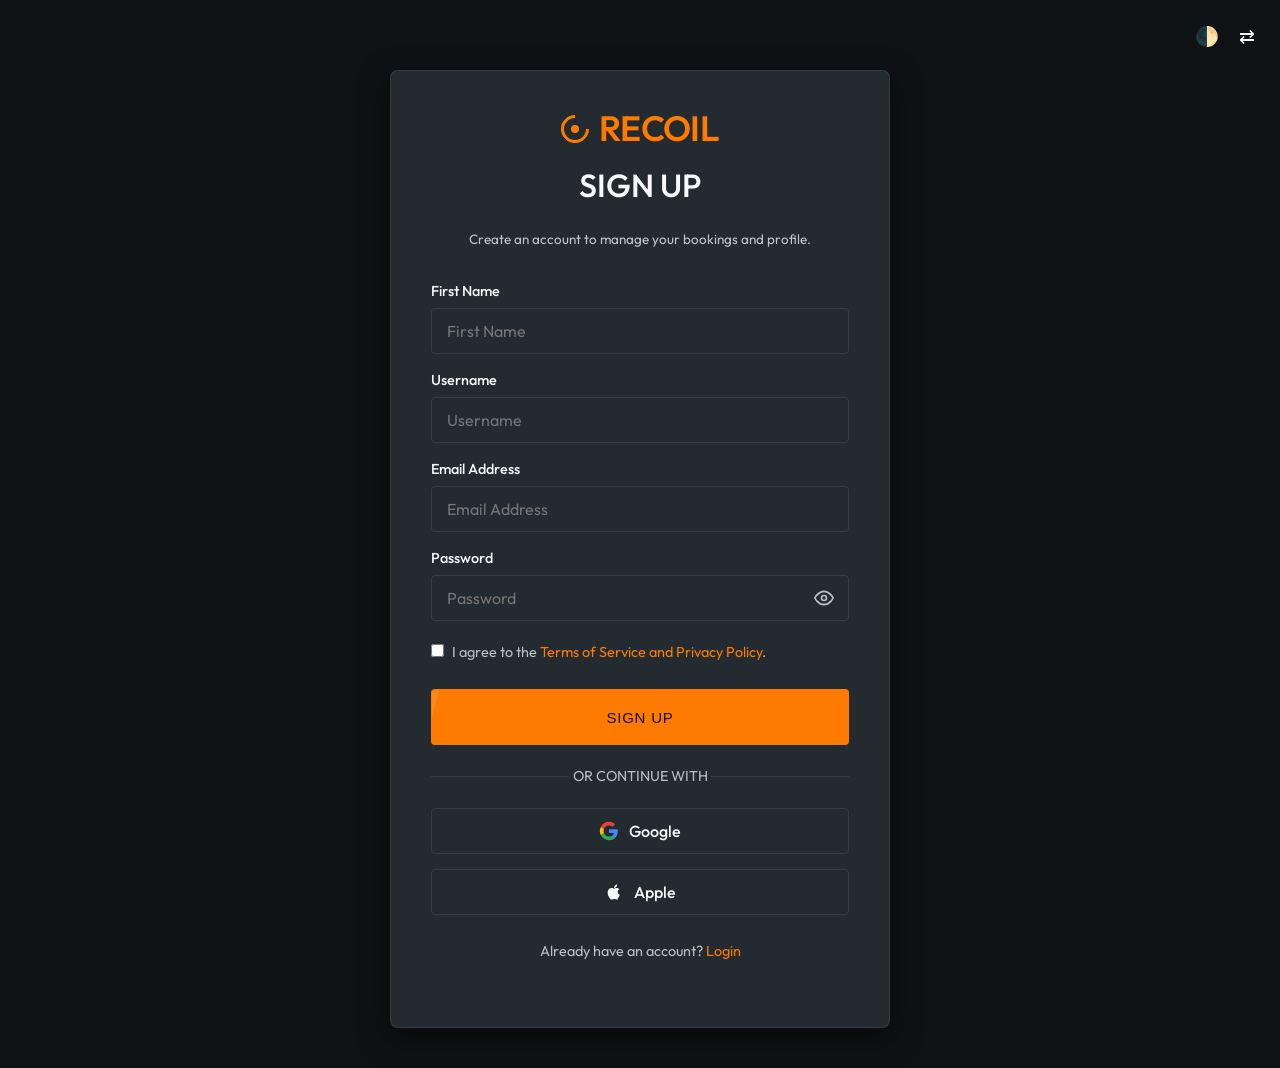
<file: register.html>
<!DOCTYPE html>
<html lang="en" dir="ltr">
<head>
    <link rel="icon" type="image/svg+xml" href="assets/images/favicon.svg">

    <meta charset="UTF-8">
    <meta name="viewport" content="width=device-width, initial-scale=1.0">
    <title>Create Operator Profile | RECOIL</title>
    <link rel="stylesheet" href="assets/css/style.css">
    <link rel="stylesheet" href="assets/css/dark-mode.css">
    <link rel="stylesheet" href="assets/css/rtl.css">
    <style>
        body {
            display: flex;
            min-height: 100vh;
            background-color: var(--bg-primary);
            padding: 70px 20px 40px;
        }

        .auth-container {
            position: relative;
            z-index: 2;
            width: 100%;
            max-width: 500px;
            padding: 40px;
            background: var(--bg-card);
            border: 1px solid var(--border-color);
            border-radius: 8px;
            box-shadow: 0 10px 30px rgba(0,0,0,0.5);
            margin: auto;
        }
        .auth-header {
            text-align: center;
            margin-bottom: 30px;
        }
        .form-control {
            width: 100%;
            padding: 12px 15px;
            background-color: transparent;
            border: 1px solid var(--border-color);
            color: var(--text-primary);
            border-radius: 4px;
            font-family: var(--font-family);
            font-size: 1rem;
            margin-bottom: 15px;
            transition: border-color var(--transition-speed) ease;
        }
        .form-control:focus {
            outline: none;
            border-color: var(--tactical-orange);
            background-color: rgba(255,122,0,0.02);
        }
        .btn-social {
            display: flex;
            align-items: center;
            justify-content: center;
            gap: 10px;
            width: 100%;
            padding: 12px;
            background: transparent;
            border: 1px solid var(--border-color);
            color: var(--text-primary);
            border-radius: 4px;
            font-family: var(--font-family);
            font-weight: 500;
            font-size: 1rem;
            cursor: pointer;
            margin-bottom: 15px;
            transition: all var(--transition-speed) ease;
        }
        .btn-social:hover {
            border-color: var(--tactical-orange);
            color: var(--tactical-orange);
            background: rgba(255,122,0,0.05);
        }
        .auth-link {
            color: var(--tactical-orange);
            text-decoration: none;
            transition: color 0.3s ease;
        }
        .auth-link:hover {
            color: var(--text-primary);
            text-decoration: underline;
        }
        .divider {
            display: flex;
            align-items: center;
            text-align: center;
            margin: 20px 0;
            color: var(--text-secondary);
            font-size: 0.9rem;
        }
        .divider::before, .divider::after {
            content: '';
            flex: 1;
            border-bottom: 1px solid var(--border-color);
        }
        .divider:not(:empty)::before { margin-right: .25em; }
        .divider:not(:empty)::after { margin-left: .25em; }
    </style>
</head>
<body>

    <div style="position: absolute; top: 20px; right: 20px; z-index: 10; display: flex; gap: 10px;">
        <button id="theme-toggle" class="icon-btn" title="Toggle Light/Dark Mode">🌓</button>
        <button id="rtl-toggle" class="icon-btn" title="Toggle RTL">⇄</button>
    </div>
    
    <div class="auth-container anim-hud-enter">
        <div class="auth-header">
            <a href="index.html" style="display: inline-flex; align-items: center; justify-content: center; text-decoration: none; margin-bottom: 20px;">
                <div class="logo-icon" style="margin-right: 10px;"></div>
                <span class="logo-text" style="font-size: 2.2rem; margin: 0; line-height: 1;">RECOIL</span>
            </a>
            <h2 style="font-size: 2rem;">Sign Up</h2>
            <p class="caption">Create an account to manage your bookings and profile.</p>
        </div>

        <form action="index.html" method="GET">
            <div style="margin-bottom: 15px; text-align: start;">
                <label style="display: block; margin-bottom: 5px; color: var(--text-primary); font-size: 0.9rem; font-weight: 500;">First Name</label>
                <input type="text" class="form-control" placeholder="First Name" required style="margin-bottom: 0;">
            </div>
            <div style="margin-bottom: 15px; text-align: start;">
                <label style="display: block; margin-bottom: 5px; color: var(--text-primary); font-size: 0.9rem; font-weight: 500;">Username</label>
                <input type="text" class="form-control" placeholder="Username" required style="margin-bottom: 0;">
            </div>
            <div style="margin-bottom: 15px; text-align: start;">
                <label style="display: block; margin-bottom: 5px; color: var(--text-primary); font-size: 0.9rem; font-weight: 500;">Email Address</label>
                <input type="email" class="form-control" placeholder="Email Address" required style="margin-bottom: 0;">
            </div>
            <div style="margin-bottom: 20px; text-align: start;">
                <label style="display: block; margin-bottom: 5px; color: var(--text-primary); font-size: 0.9rem; font-weight: 500;">Password</label>
                <div style="position: relative;">
                    <input type="password" class="form-control" placeholder="Password" required style="margin-bottom: 0; padding-inline-end: 45px;">
                    <button type="button" class="toggle-password" style="position: absolute; inset-inline-end: 10px; top: 50%; transform: translateY(-50%); background: none; border: none; color: var(--text-secondary); cursor: pointer; padding: 5px; display: flex; align-items: center; justify-content: center;">
                        <svg class="eye-icon" viewBox="0 0 24 24" width="20" height="20" stroke="currentColor" stroke-width="2" fill="none" stroke-linecap="round" stroke-linejoin="round"><path d="M1 12s4-8 11-8 11 8 11 8-4 8-11 8-11-8-11-8z"></path><circle cx="12" cy="12" r="3"></circle></svg>
                    </button>
                </div>
            </div>
            
            <div style="margin-bottom: 25px; font-size: 0.9rem; color: var(--text-secondary); text-align: start;">
                <label><input type="checkbox" required style="margin-inline-end: 5px;"> I agree to the <a href="#" class="auth-link">Terms of Service and Privacy Policy</a>.</label>
            </div>

            <button type="submit" class="btn btn-primary" style="width: 100%;">Sign Up</button>
        </form>

        <div class="divider">OR CONTINUE WITH</div>

        <button class="btn-social">
            <svg viewBox="0 0 24 24" width="20" height="20" xmlns="http://www.w3.org/2000/svg"><path d="M22.56 12.25c0-.78-.07-1.53-.2-2.25H12v4.26h5.92c-.26 1.37-1.04 2.53-2.21 3.31v2.77h3.57c2.08-1.92 3.28-4.74 3.28-8.09z" fill="#4285F4"/><path d="M12 23c2.97 0 5.46-.98 7.28-2.66l-3.57-2.77c-.98.66-2.23 1.06-3.71 1.06-2.86 0-5.29-1.93-6.16-4.53H2.18v2.84C3.99 20.53 7.7 23 12 23z" fill="#34A853"/><path d="M5.84 14.09c-.22-.66-.35-1.36-.35-2.09s.13-1.43.35-2.09V7.07H2.18C1.43 8.55 1 10.22 1 12s.43 3.45 1.18 4.93l2.85-2.22.81-.62z" fill="#FBBC05"/><path d="M12 5.38c1.62 0 3.06.56 4.21 1.64l3.15-3.15C17.45 2.09 14.97 1 12 1 7.7 1 3.99 3.47 2.18 7.07l3.66 2.84c.87-2.6 3.3-4.53 6.16-4.53z" fill="#EA4335"/><path d="M1 1h22v22H1z" fill="none"/></svg>
            Google
        </button>
        <button class="btn-social">
            <svg viewBox="0 0 24 24" width="20" height="20" xmlns="http://www.w3.org/2000/svg"><path d="M17.05 20.28c-.98.95-2.05.8-3.08.35-1.09-.46-2.09-.48-3.24 0-1.44.62-2.2.44-3.06-.35C2.79 15.25 3.51 7.59 9.05 7.31c1.35.05 2.25.68 2.92.68.74 0 1.87-.8 3.19-.68 1.44.1 2.53.51 3.25 1.5-3.01 1.65-2.3 5.43.5 6.45-.63 1.83-1.44 3.65-2.86 5.02zM12.03 7.25c-.15-2.23 1.66-4.07 3.74-4.25.29 2.58-2.34 4.5-3.74 4.25z" fill="currentColor"/></svg>
            Apple
        </button>

        <p style="text-align: center; margin-top: 25px; color: var(--text-secondary); font-size: 0.9rem;">
            Already have an account? <a href="login.html" class="auth-link">Login</a>
        </p>
    </div>

    <script src="assets/js/main.js"></script>
</body>
</html>
</file>
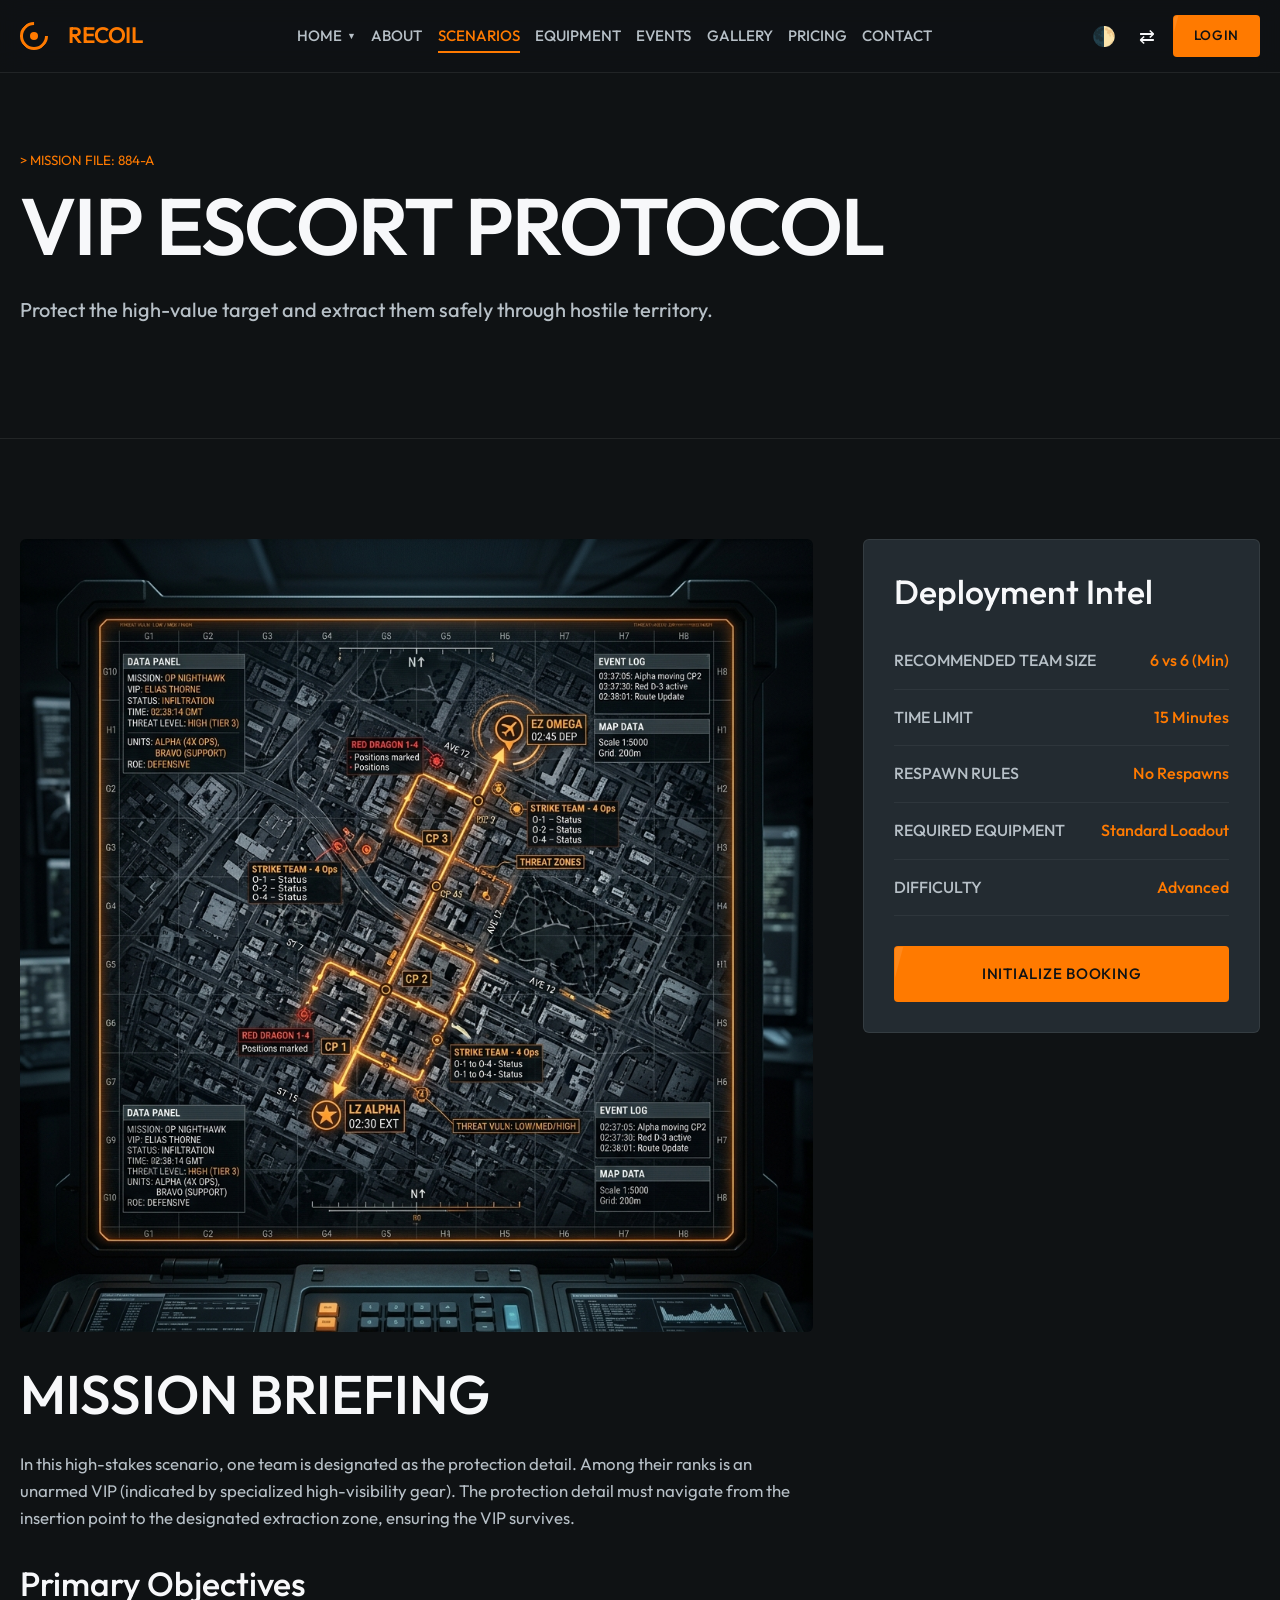
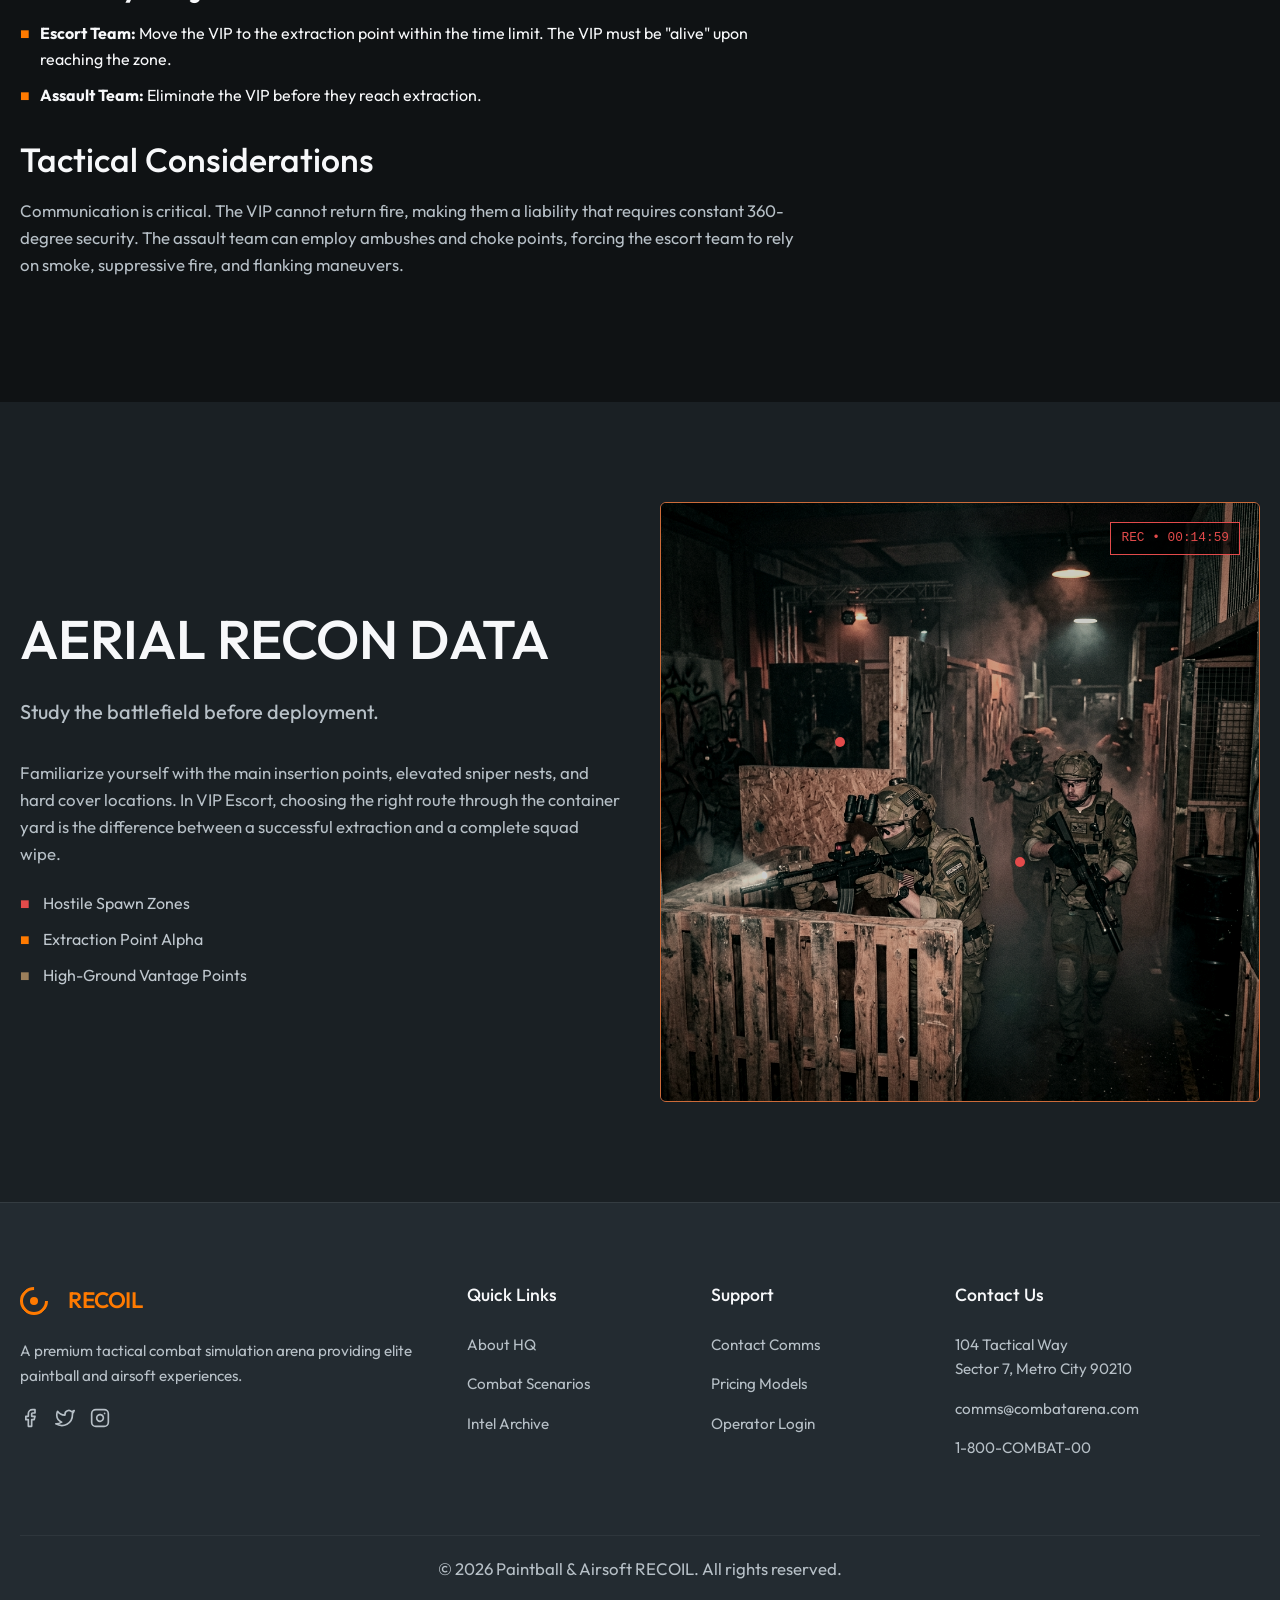
<file: scenario-details.html>
<!DOCTYPE html>
<html lang="en" dir="ltr">
<head>
    <link rel="icon" type="image/svg+xml" href="assets/images/favicon.svg">

    <meta charset="UTF-8">
    <meta name="viewport" content="width=device-width, initial-scale=1.0">
    <title>VIP Escort Mission | Scenario Details</title>
    <meta name="description" content="Mission Briefing for VIP Escort. Review objectives, team sizes, durations, and equipment requirements before deployment.">
    <link rel="stylesheet" href="assets/css/style.css">
    <link rel="stylesheet" href="assets/css/dark-mode.css">
    <link rel="stylesheet" href="assets/css/rtl.css">
    <style>
        .intel-panel {
            background-color: var(--bg-card);
            border: 1px solid var(--border-color);
            padding: 30px;
            border-radius: 6px;
        }
        .intel-item {
            display: flex;
            justify-content: space-between;
            border-bottom: 1px solid rgba(255,255,255,0.05);
            padding: 15px 0;
        }
        .intel-item:last-child {
            border-bottom: none;
        }
        .intel-label {
            color: var(--text-secondary);
            font-weight: 500;
            text-transform: uppercase;
        }
        .intel-value {
            color: var(--tactical-orange);
            font-weight: 520;
        }
    </style>
</head>
<body>

    <!-- Navbar -->
    <nav class="navbar">
        <div class="nav-left">
            <div class="logo-icon"></div>
            <a href="index.html" class="logo-text">RECOIL</a>
        </div>
        <div class="nav-center">
            <div class="nav-dropdown">
                <a href="#" class="nav-link">Home <span style="font-size: 0.6em;">▼</span></a>
                <div class="dropdown-menu">
                    <a href="index.html" class="dropdown-item">Home 1</a>
                    <a href="home-2.html" class="dropdown-item">Home 2</a>
                </div>
            </div>
            <a href="about.html" class="nav-link">About</a>
            <a href="game-scenarios.html" class="nav-link active">Scenarios</a>
            <a href="equipment-rentals.html" class="nav-link">Equipment</a>
            <a href="events.html" class="nav-link">Events</a>
            <a href="gallery.html" class="nav-link">Gallery</a>
            <a href="pricing.html" class="nav-link">Pricing</a>
            <a href="contact.html" class="nav-link">Contact</a>
        </div>
        <div class="nav-right">
            <button id="theme-toggle" class="icon-btn" title="Toggle Light/Dark Mode">🌓</button>
            <button id="rtl-toggle" class="icon-btn" title="Toggle RTL">⇄</button>
            <a href="login.html" class="btn btn-primary">Login</a>
        </div>
        <button id="mobile-menu-toggle" class="mobile-menu-toggle">☰</button>
    </nav>

    <!-- Briefing Header -->
    <header style="padding: 150px 0 80px; background-color: var(--bg-primary); border-bottom: 1px solid var(--border-color);">
        <div class="container">
            <p class="caption" style="color: var(--tactical-orange); margin-bottom: 10px;">> MISSION FILE: 884-A</p>
            <h1>VIP Escort Protocol</h1>
            <p class="lead-text" style="max-width: 800px;">Protect the high-value target and extract them safely through hostile territory.</p>
        </div>
    </header>

    <!-- Details Content -->
    <section class="section-padding">
        <div class="container">
            <div style="display: flex; flex-wrap: wrap; gap: 50px;">
                
                <!-- Left: Briefing -->
                <div style="flex: 2; min-width: 300px;">
                    <img src="assets/images/scenario_vip_details.png" alt="VIP Escort" style="width: 100%; border-radius: 6px; margin-bottom: 30px;">
                    
                    <h2>Mission Briefing</h2>
                    <p>In this high-stakes scenario, one team is designated as the protection detail. Among their ranks is an unarmed VIP (indicated by specialized high-visibility gear). The protection detail must navigate from the insertion point to the designated extraction zone, ensuring the VIP survives.</p>
                    
                    <h3 style="margin-top: 30px;">Primary Objectives</h3>
                    <ul style="list-style-type: none; margin-bottom: 20px;">
                        <li style="margin-bottom: 10px; padding-left: 20px; position: relative;"><span style="position: absolute; left: 0; color: var(--tactical-orange);">■</span> <strong>Escort Team:</strong> Move the VIP to the extraction point within the time limit. The VIP must be "alive" upon reaching the zone.</li>
                        <li style="margin-bottom: 10px; padding-left: 20px; position: relative;"><span style="position: absolute; left: 0; color: var(--tactical-orange);">■</span> <strong>Assault Team:</strong> Eliminate the VIP before they reach extraction.</li>
                    </ul>

                    <h3 style="margin-top: 30px;">Tactical Considerations</h3>
                    <p>Communication is critical. The VIP cannot return fire, making them a liability that requires constant 360-degree security. The assault team can employ ambushes and choke points, forcing the escort team to rely on smoke, suppressive fire, and flanking maneuvers.</p>
                </div>

                <!-- Right: Intel Panel -->
                <div style="flex: 1; min-width: 300px;">
                    <div class="intel-panel" style="position: sticky; top: 120px;">
                        <h3 style="margin-bottom: 20px;">Deployment Intel</h3>
                        
                        <div class="intel-item">
                            <span class="intel-label">Recommended Team Size</span>
                            <span class="intel-value">6 vs 6 (Min)</span>
                        </div>
                        <div class="intel-item">
                            <span class="intel-label">Time Limit</span>
                            <span class="intel-value">15 Minutes</span>
                        </div>
                        <div class="intel-item">
                            <span class="intel-label">Respawn Rules</span>
                            <span class="intel-value">No Respawns</span>
                        </div>
                        <div class="intel-item">
                            <span class="intel-label">Required Equipment</span>
                            <span class="intel-value">Standard Loadout</span>
                        </div>
                        <div class="intel-item">
                            <span class="intel-label">Difficulty</span>
                            <span class="intel-value">Advanced</span>
                        </div>

                        <div style="margin-top: 30px;">
                            <a href="contact.html" class="btn btn-primary" style="width: 100%;">Initialize Booking</a>
                        </div>
                    </div>
                </div>

            </div>
        </div>
    </section>

    <!-- Map Topology / Recon -->
    <section class="section-padding" style="background-color: var(--bg-secondary);">
        <div class="container">
            <div style="display: flex; flex-wrap: wrap; gap: 40px; align-items: center;">
                <div style="flex: 1; min-width: 300px;">
                    <h2>Aerial Recon Data</h2>
                    <p class="lead-text">Study the battlefield before deployment.</p>
                    <p>Familiarize yourself with the main insertion points, elevated sniper nests, and hard cover locations. In VIP Escort, choosing the right route through the container yard is the difference between a successful extraction and a complete squad wipe.</p>
                    <ul style="list-style-type: none; margin-top: 20px;">
                        <li style="margin-bottom: 10px; color: var(--steel-silver);"><span style="color: var(--target-red); margin-right: 10px;">■</span> Hostile Spawn Zones</li>
                        <li style="margin-bottom: 10px; color: var(--steel-silver);"><span style="color: var(--tactical-orange); margin-right: 10px;">■</span> Extraction Point Alpha</li>
                        <li style="margin-bottom: 10px; color: var(--steel-silver);"><span style="color: var(--combat-bronze); margin-right: 10px;">■</span> High-Ground Vantage Points</li>
                    </ul>
                </div>
                <div style="flex: 1; min-width: 300px; position: relative;">
                    <!-- Unique Image with tactical filtering -->
                    <img src="assets/images/arena_indoor.png" alt="Arena Map Layout" style="border-radius: 6px; border: 1px solid var(--tactical-orange); filter: sepia(0.4) hue-rotate(-15deg) contrast(1.1) brightness(0.8);">
                    
                    <!-- Tactical UI overlay on image -->
                    <div style="position: absolute; top: 20px; right: 20px; background: rgba(0,0,0,0.7); padding: 5px 10px; color: var(--target-red); font-family: monospace; border: 1px solid var(--target-red); font-size: 0.8rem; animation: pulseOpacity 2s infinite;">
                        REC • 00:14:59
                    </div>
                    
                    <!-- Tactical pulsing markers -->
                    <div class="anim-marker-pulse" style="position: absolute; top: 40%; left: 30%;"></div>
                    <div class="anim-marker-pulse" style="position: absolute; top: 60%; right: 40%;"></div>
                </div>
            </div>
        </div>
    </section>
    
    <style>
        @keyframes pulseOpacity {
            0%, 100% { opacity: 1; }
            50% { opacity: 0.3; }
        }
    </style>

    <!-- Footer -->
    <footer class="main-footer">
        <div class="container">
            <div class="footer-grid">
                <div class="footer-col">
                    <div class="nav-left" style="margin-bottom: 20px;">
                        <div class="logo-icon"></div>
                        <span class="logo-text">RECOIL</span>
                    </div>
                    <p style="color: var(--text-secondary); margin-bottom: 20px; font-size: 0.95rem;">A premium tactical combat simulation arena providing elite paintball and airsoft experiences.</p>
                    <div class="social-links">
                        <a href="#" title="Facebook"><svg width="20" height="20" viewBox="0 0 24 24" fill="none" stroke="currentColor" stroke-width="2" stroke-linecap="round" stroke-linejoin="round"><path d="M18 2h-3a5 5 0 0 0-5 5v3H7v4h3v8h4v-8h3l1-4h-4V7a1 1 0 0 1 1-1h3z"></path></svg></a>
                        <a href="#" title="Twitter"><svg width="20" height="20" viewBox="0 0 24 24" fill="none" stroke="currentColor" stroke-width="2" stroke-linecap="round" stroke-linejoin="round"><path d="M23 3a10.9 10.9 0 0 1-3.14 1.53 4.48 4.48 0 0 0-7.86 3v1A10.66 10.66 0 0 1 3 4s-4 9 5 13a11.64 11.64 0 0 1-7 2c9 5 20 0 20-11.5a4.5 4.5 0 0 0-.08-.83A7.72 7.72 0 0 0 23 3z"></path></svg></a>
                        <a href="#" title="Instagram"><svg width="20" height="20" viewBox="0 0 24 24" fill="none" stroke="currentColor" stroke-width="2" stroke-linecap="round" stroke-linejoin="round"><rect x="2" y="2" width="20" height="20" rx="5" ry="5"></rect><path d="M16 11.37A4 4 0 1 1 12.63 8 4 4 0 0 1 16 11.37z"></path><line x1="17.5" y1="6.5" x2="17.51" y2="6.5"></line></svg></a>
                    </div>
                </div>
                <div class="footer-col">
                    <h4 class="footer-heading">Quick Links</h4>
                    <ul class="footer-links">
                        <li><a href="about.html">About HQ</a></li>
                        <li><a href="game-scenarios.html">Combat Scenarios</a></li>
                        <li><a href="gallery.html">Intel Archive</a></li>
                    </ul>
                </div>
                <div class="footer-col">
                    <h4 class="footer-heading">Support</h4>
                    <ul class="footer-links">
                        <li><a href="contact.html">Contact Comms</a></li>
                        <li><a href="pricing.html">Pricing Models</a></li>
                        <li><a href="login.html">Operator Login</a></li>
                    </ul>
                </div>
                <div class="footer-col">
                    <h4 class="footer-heading">Contact Us</h4>
                    <ul class="footer-contact">
                        <li>104 Tactical Way<br>Sector 7, Metro City 90210</li>
                        <li>comms@combatarena.com</li>
                        <li>1-800-COMBAT-00</li>
                    </ul>
                </div>
            </div>
            <div class="footer-bottom">
                <p>&copy; 2026 Paintball & Airsoft RECOIL. All rights reserved.</p>
                <button id="scroll-top" class="scroll-top-btn" title="Scroll to Top">&uarr;</button>
            </div>
        </div>
    </footer>

    <script src="assets/js/main.js"></script>
</body>
</html>
</file>
<file: assets/css/style.css>
@import url('https://fonts.googleapis.com/css2?family=Outfit:wght@400;450;500;520;540;580&display=swap');

:root {
  /* Unique Color System (Dark Mode - Default) */
  --bg-primary: #0F1214;
  --bg-secondary: #1A2024;
  --bg-card: #232B31;
  --tactical-orange: #FF7A00;
  --steel-silver: #BFC7CE;
  --combat-bronze: #9B7E5A;
  --target-red: #E34B4B;
  --text-primary: #F7F8FA;
  --text-secondary: #B7C0C7;
  --border-color: rgba(255, 255, 255, 0.08);

  /* Tactical Cursors */
  --cursor-crosshair: url('data:image/svg+xml;utf8,<svg xmlns="http://www.w3.org/2000/svg" width="32" height="32" viewBox="0 0 32 32"><circle cx="16" cy="16" r="6" fill="%23FF7A00"/><circle cx="16" cy="16" r="14" fill="none" stroke="%23FF7A00" stroke-width="2" stroke-dasharray="4 4"/><line x1="16" y1="0" x2="16" y2="8" stroke="%23FF7A00" stroke-width="2"/><line x1="16" y1="24" x2="16" y2="32" stroke="%23FF7A00" stroke-width="2"/><line x1="0" y1="16" x2="8" y2="16" stroke="%23FF7A00" stroke-width="2"/><line x1="24" y1="16" x2="32" y2="16" stroke="%23FF7A00" stroke-width="2"/></svg>') 16 16, crosshair;
  --cursor-pointer: url('data:image/svg+xml;utf8,<svg xmlns="http://www.w3.org/2000/svg" width="32" height="32" viewBox="0 0 32 32"><circle cx="16" cy="16" r="6" fill="%23FFFFFF"/><circle cx="16" cy="16" r="14" fill="none" stroke="%23FFFFFF" stroke-width="2" stroke-dasharray="4 4"/><line x1="16" y1="0" x2="16" y2="8" stroke="%23FFFFFF" stroke-width="2"/><line x1="16" y1="24" x2="16" y2="32" stroke="%23FFFFFF" stroke-width="2"/><line x1="0" y1="16" x2="8" y2="16" stroke="%23FFFFFF" stroke-width="2"/><line x1="24" y1="16" x2="32" y2="16" stroke="%23FFFFFF" stroke-width="2"/></svg>') 16 16, pointer;

  /* Typography Scale */
  --font-family: 'Outfit', sans-serif;
  
  --h1-weight: 580;
  --h1-size-desktop: 5rem;
  --h1-size-tablet: 4rem;
  --h1-size-mobile: 3rem;
  --h1-size: clamp(2.2rem, 5vw + 1rem, 5rem);
  
  --h2-weight: 540;
  --h2-size: clamp(2.5rem, 3vw + 1rem, 3.5rem);
  
  --h3-weight: 520;
  --h3-size: clamp(1.8rem, 2vw + 0.5rem, 2.5rem);
  
  --h4-weight: 500;
  --h4-size: clamp(1.2rem, 1.5vw + 0.5rem, 1.8rem);
  
  --p-weight: 400;
  --p-size: clamp(0.9rem, 1vw + 0.3rem, 1.05rem);
  
  --sub-weight: 450;
  --sub-size: clamp(1rem, 1.2vw + 0.4rem, 1.25rem);
  
  --btn-weight: 520;
  --btn-size: clamp(0.85rem, 0.8vw + 0.3rem, 1rem);
  
  --nav-weight: 500;
  --nav-size: clamp(0.85rem, 0.8vw + 0.3rem, 0.95rem);
  
  --cap-weight: 400;
  --cap-size: clamp(0.75rem, 0.8vw + 0.2rem, 0.9rem);
  
  /* Layout constraints */
  --container-max: 1280px;
  --transition-speed: 0.3s;
  --nav-bg: rgba(35, 43, 49, 0.95);
}

/* Light Mode Overrides */
body.light-mode {
  --bg-primary: #F7F8FA;
  --bg-secondary: #E8ECEF;
  --bg-card: #FFFFFF;
  --text-primary: #0F1214;
  --text-secondary: #4A5560;
  --border-color: rgba(0, 0, 0, 0.08);
  --nav-bg: rgba(255, 255, 255, 0.95);
  --steel-silver: #6B7280;
  /* Accent colors remain same for brand consistency */
}

body.light-mode .breach-details p {
    color: rgba(255, 255, 255, 0.8) !important;
}

/* Global Reset & Base */
*, *::before, *::after {
  box-sizing: border-box;
  margin: 0;
  padding: 0;
}

html {
  scroll-behavior: smooth;
  overflow-x: hidden;
}

body {
  font-family: var(--font-family);
  background-color: var(--bg-primary);
  color: var(--text-primary);
  line-height: 1.6;
  overflow-x: hidden; /* Strict requirement */
  transition: background-color var(--transition-speed) ease, color var(--transition-speed) ease;
  cursor: var(--cursor-crosshair);
}

.container {
  max-width: var(--container-max);
  margin: 0 auto;
  padding: 0 20px;
}

/* Typography Classes */
h1 { font-size: var(--h1-size); font-weight: var(--h1-weight); line-height: 1.1; margin-bottom: 1.5rem; text-transform: uppercase; letter-spacing: -0.02em; overflow-wrap: break-word; word-wrap: break-word; }
h2 { font-size: var(--h2-size); font-weight: var(--h2-weight); line-height: 1.2; margin-bottom: 1.5rem; text-transform: uppercase; }
h3 { font-size: var(--h3-size); font-weight: var(--h3-weight); line-height: 1.3; margin-bottom: 1rem; }
h4, h5, h6 { font-size: var(--h4-size); font-weight: var(--h4-weight); line-height: 1.4; margin-bottom: 1rem; }
p { font-size: var(--p-size); font-weight: var(--p-weight); margin-bottom: 1.5rem; color: var(--text-secondary); }
.subheading, .lead-text { font-size: var(--sub-size); font-weight: var(--sub-weight); color: var(--text-secondary); margin-bottom: 2rem; }
.caption { font-size: var(--cap-size); font-weight: var(--cap-weight); color: var(--steel-silver); }

a {
  text-decoration: none;
  color: inherit;
}

a, button, input[type="submit"], .btn, .bento-card, .equip-panel, .gallery-item, .nav-link, .dropdown-item, .personnel-card, .tactical-card, .event-scenario-card, .testimonial-card, .pricing-card {
  cursor: var(--cursor-pointer) !important;
}

img {
  max-width: 100%;
  height: auto;
  display: block;
}

/* Buttons (CTA System) */
.btn {
  display: inline-flex;
  align-items: center;
  justify-content: center;
  padding: 16px 32px;
  font-size: var(--btn-size);
  font-weight: var(--btn-weight);
  text-transform: uppercase;
  letter-spacing: 0.05em;
  border-radius: 4px;
  cursor: var(--cursor-pointer) !important;
  transition: all var(--transition-speed) ease;
  height: 56px;
  border: 1px solid transparent;
  position: relative;
  overflow: hidden;
  z-index: 1;
  white-space: nowrap;
}

.btn::before {
  content: '';
  position: absolute;
  top: 0; left: -100%;
  width: 100%; height: 100%;
  background: rgba(255,255,255,0.1);
  transform: skewX(-15deg);
  transition: left 0.4s cubic-bezier(0.19, 1, 0.22, 1);
  z-index: -1;
}

.btn:hover::before {
  left: 100%;
}

.btn-primary {
  background-color: var(--tactical-orange);
  color: #0F1214;
}

.btn-primary:hover {
  background-color: #e66e00;
  transform: translateY(-2px);
  box-shadow: 0 4px 15px rgba(255, 122, 0, 0.3);
}

.btn-secondary {
  background-color: transparent;
  color: var(--tactical-orange);
  border-color: var(--tactical-orange);
}

.btn-secondary:hover {
  border-color: var(--tactical-orange);
  color: var(--tactical-orange);
  background-color: rgba(255, 122, 0, 0.1);
  transform: translateY(-2px);
}

body.light-mode .btn-secondary {
  border-color: var(--tactical-orange);
  color: var(--tactical-orange);
}
.nav-right .btn {
  padding: 0 20px;
  height: 42px;
  font-size: 0.85rem;
}

/* Premium fixed full-width tactical navbar */
.navbar {
  position: fixed;
  top: 0;
  left: 0;
  width: 100%;
  background-color: var(--nav-bg);
  backdrop-filter: blur(12px);
  -webkit-backdrop-filter: blur(12px);
  border-bottom: 1px solid var(--border-color);
  padding: 15px 20px;
  display: flex;
  justify-content: space-between;
  align-items: center;
  z-index: 1000;
  transition: all var(--transition-speed) ease;
}

.nav-menu {
  display: flex;
  align-items: center;
  justify-content: space-between;
  flex: 1;
}

@media (min-width: 1280px) {
  .navbar {
    padding-left: calc(50% - 640px + 20px);
    padding-right: calc(50% - 640px + 20px);
  }
}

.nav-left {
  display: flex;
  align-items: center;
  gap: 15px;
}

.logo-text {
  font-size: clamp(1.2rem, 1.5vw + 0.5rem, 1.4rem);
  font-weight: 580;
  text-transform: uppercase;
  color: var(--tactical-orange);
  letter-spacing: -0.02em;
  display: flex;
  align-items: center;
  gap: 10px;
  white-space: nowrap;
}

.logo-icon {
  width: 28px;
  height: 28px;
  position: relative;
  background: transparent;
  display: inline-block;
  margin-right: 5px;
}

.logo-icon::before {
  content: '';
  position: absolute;
  top: 0; left: 0; right: 0; bottom: 0;
  border: 3px solid var(--tactical-orange);
  border-radius: 50%;
  border-top-color: transparent;
  transform: rotate(45deg);
}

.logo-icon::after {
  content: '';
  position: absolute;
  top: 50%; left: 50%;
  width: 8px; height: 8px;
  background-color: var(--tactical-orange);
  border-radius: 50%;
  transform: translate(-50%, -50%);
}

.nav-center {
  display: flex;
  gap: clamp(12px, 1.2vw, 25px);
  margin: 0 auto;
}

.nav-link {
  font-size: var(--nav-size);
  font-weight: var(--nav-weight);
  color: var(--text-secondary);
  text-transform: uppercase;
  position: relative;
  transition: color var(--transition-speed) ease;
}

.nav-link:hover, .nav-link.active {
  color: var(--tactical-orange);
}

.nav-link::after {
  content: '';
  position: absolute;
  bottom: -5px;
  left: 0;
  width: 0%;
  height: 2px;
  background-color: var(--tactical-orange);
  transition: width var(--transition-speed) ease;
}

.nav-link:hover::after, .nav-link.active::after {
  width: 100%;
}

.nav-right {
  display: flex;
  align-items: center;
  gap: clamp(8px, 1vw, 15px);
}

.icon-btn {
  background: none;
  border: none;
  color: var(--text-primary);
  cursor: var(--cursor-pointer) !important;
  font-size: 1.2rem;
  padding: 5px;
  transition: color var(--transition-speed) ease;
}

.icon-btn:hover {
  color: var(--tactical-orange);
}

.mobile-menu-toggle {
  display: none;
  background: none;
  border: none;
  color: var(--text-primary);
  font-size: 1.5rem;
  cursor: var(--cursor-pointer) !important;
}

/* Bento Grid System for Featured Scenarios */
.bento-grid {
  display: grid;
  grid-template-columns: 1.2fr 1fr;
  grid-template-rows: 1fr 1fr;
  gap: 20px;
  min-height: 600px;
}

.bento-card {
  --text-primary: #F7F8FA;
  --text-secondary: #B7C0C7;
  color: var(--text-primary);
  position: relative;
  border-radius: 12px;
  overflow: hidden;
  display: flex;
  align-items: flex-end;
  padding: 40px;
  text-decoration: none;
  border: 1px solid var(--border-color);
  transition: transform var(--transition-speed) ease, border-color var(--transition-speed) ease;
}

.bento-card:hover {
  transform: translateY(-5px);
  border-color: var(--tactical-orange);
}

.bento-large {
  grid-row: span 2;
  grid-column: span 1;
}

.bento-bg {
  position: absolute;
  top: 0; left: 0; width: 100%; height: 100%;
  object-fit: cover;
  z-index: 0;
  transition: transform 0.6s ease;
}

.bento-card:hover .bento-bg {
  transform: scale(1.05);
}

.bento-overlay {
  position: absolute;
  top: 0; left: 0; width: 100%; height: 100%;
  background: linear-gradient(to top, rgba(15, 18, 20, 0.95) 0%, rgba(15, 18, 20, 0.4) 50%, transparent 100%);
  z-index: 1;
}

.bento-content {
  position: relative;
  z-index: 2;
  width: 100%;
}

.bento-content h3 {
  color: var(--text-primary);
  margin-bottom: 0;
  font-size: clamp(1.5rem, 2vw + 0.5rem, 2rem);
  transition: transform 0.4s cubic-bezier(0.17, 0.84, 0.44, 1);
}

.bento-card:hover .bento-content h3 {
  transform: translateY(-5px);
}

.bento-hover-content {
  max-height: 0;
  opacity: 0;
  overflow: hidden;
  transition: max-height 0.4s cubic-bezier(0.17, 0.84, 0.44, 1), opacity 0.4s cubic-bezier(0.17, 0.84, 0.44, 1), padding 0.4s cubic-bezier(0.17, 0.84, 0.44, 1);
  padding-top: 0;
}

.bento-card:hover .bento-hover-content {
  max-height: 200px;
  opacity: 1;
  padding-top: 10px;
}

.bento-content p {
  color: var(--text-secondary);
  margin-bottom: 0;
  font-size: 1rem;
}

@media (max-width: 992px) {
  .bento-grid {
    grid-template-columns: 1fr;
    grid-template-rows: auto;
    min-height: auto;
  }
  .bento-large {
    grid-row: auto;
  }
  .bento-card {
  --text-primary: #F7F8FA;
  --text-secondary: #B7C0C7;
  color: var(--text-primary);
    min-height: 350px;
    padding: 25px;
  }
}

/* Animated Equipment Accordion */
.equipment-accordion {
  display: flex;
  height: 500px;
  gap: 15px;
  width: 100%;
}

.equip-panel {
  --text-primary: #F7F8FA;
  --text-secondary: #B7C0C7;
  color: var(--text-primary);
  flex: 1;
  position: relative;
  border-radius: 12px;
  overflow: hidden;
  text-decoration: none;
  transition: flex 0.6s cubic-bezier(0.25, 1, 0.5, 1);
  display: flex;
  align-items: flex-end;
  padding: 40px;
}

.equip-panel:hover {
  flex: 2.5;
}

.equip-bg {
  position: absolute;
  top: 0; left: 0; width: 100%; height: 100%;
  object-fit: cover;
  z-index: 0;
  transition: transform 0.6s ease;
}

.equip-panel:hover .equip-bg {
  transform: scale(1.05);
}

.equip-overlay {
  position: absolute;
  top: 0; left: 0; width: 100%; height: 100%;
  background: linear-gradient(to top, rgba(15, 18, 20, 0.95) 0%, rgba(15, 18, 20, 0.2) 50%, transparent 100%);
  z-index: 1;
}

.equip-content {
  position: relative;
  z-index: 2;
  width: 100%;
}

.equip-content h3 {
  color: var(--text-primary);
  margin-bottom: 0;
  font-size: clamp(1.2rem, 1.5vw + 0.5rem, 2rem);
  white-space: nowrap;
  overflow: hidden;
  text-overflow: ellipsis;
  transition: margin-bottom 0.4s ease;
}

.equip-panel:hover .equip-content h3 {
  margin-bottom: 15px;
  white-space: normal;
  overflow: visible;
}

.equip-content p {
  color: var(--text-secondary);
  opacity: 0;
  max-height: 0;
  margin: 0;
  transform: translateY(20px);
  transition: all 0.4s cubic-bezier(0.25, 1, 0.5, 1);
  font-size: 1rem;
}

.equip-panel:hover .equip-content p {
  opacity: 1;
  max-height: 100px;
  margin-bottom: 20px;
  transform: translateY(0);
  transition-delay: 0.1s;
}

.equip-content .btn {
  opacity: 0;
  max-height: 0;
  margin: 0;
  padding-top: 0;
  padding-bottom: 0;
  border: 0;
  overflow: hidden;
  transform: translateY(20px);
  transition: all 0.4s cubic-bezier(0.25, 1, 0.5, 1);
}

.equip-panel:hover .equip-content .btn {
  opacity: 1;
  max-height: 50px;
  margin-top: 10px;
  padding-top: 16px;
  padding-bottom: 16px;
  transform: translateY(0);
  transition-delay: 0.2s;
}

@media (max-width: 768px) {
  .equipment-accordion {
    flex-direction: column;
    height: 700px;
  }
  .equip-panel {
  --text-primary: #F7F8FA;
  --text-secondary: #B7C0C7;
  color: var(--text-primary);
    padding: 25px;
  }
  .equip-content h3 {
    white-space: normal;
  }
}

/* Ultra-Premium Minimalist Stepper */
.premium-stepper {
  max-width: 900px;
  margin: 60px auto 0;
  display: flex;
  flex-direction: column;
}

.step-item {
  display: flex;
  align-items: center;
  padding: 50px 40px;
  border-bottom: 1px solid rgba(255, 255, 255, 0.05);
  transition: all 0.6s cubic-bezier(0.16, 1, 0.3, 1);
  position: relative;
  cursor: var(--cursor-pointer) !important;
}

/* Animate the border filling up */
.step-item::after {
  content: '';
  position: absolute;
  bottom: -1px; left: 0;
  width: 0; height: 1px;
  background: var(--tactical-orange);
  transition: width 0.6s cubic-bezier(0.16, 1, 0.3, 1);
}

.step-item:first-child {
  border-top: 1px solid rgba(255, 255, 255, 0.05);
}

.step-number {
  font-size: clamp(3rem, 5vw, 5rem);
  font-weight: 200;
  color: var(--steel-silver);
  width: 150px;
  opacity: 0.2;
  transition: all 0.6s cubic-bezier(0.16, 1, 0.3, 1);
  font-family: var(--font-family);
  line-height: 1;
}

.step-content {
  flex: 1;
  padding-left: 20px;
  transform: translateX(0);
  transition: transform 0.6s cubic-bezier(0.16, 1, 0.3, 1);
}

.step-content h3 {
  font-size: clamp(1.5rem, 3vw, 2.2rem);
  color: var(--text-primary);
  margin-bottom: 10px;
  font-weight: 540;
  transition: color 0.4s ease;
}

.step-content p {
  font-size: 1.05rem;
  color: var(--text-secondary);
  margin-bottom: 0;
  line-height: 1.6;
}

/* Hover Interactions */
.step-item:hover {
  background: linear-gradient(90deg, rgba(255, 122, 0, 0.02) 0%, transparent 100%);
}

.step-item:hover::after {
  width: 100%;
}

.step-item:hover .step-number {
  opacity: 1;
  color: var(--tactical-orange);
  transform: scale(1.05) translateX(10px);
}

.step-item:hover .step-content {
  transform: translateX(20px);
}

.step-item:hover .step-content h3 {
  color: var(--tactical-orange);
}

@media (max-width: 768px) {
  .step-item {
    flex-direction: column;
    align-items: flex-start;
    padding: 30px 20px;
  }
  .step-number {
    width: 100%;
    margin-bottom: 20px;
    font-size: 3rem;
    text-align: center;
  }
  .step-content {
    padding-left: 0;
  }
  .step-item:hover .step-content {
    transform: translateX(10px);
  }
}

/* Staff / Personnel Layout */
.staff-container {
  display: flex;
  gap: 50px;
  align-items: stretch;
  margin-top: 40px;
}

.staff-image {
  flex: 1;
  position: relative;
  border-radius: 12px;
  overflow: hidden;
  min-height: 400px;
  border: 1px solid var(--border-color);
}

.staff-image img {
  position: absolute;
  top: 0; left: 0; width: 100%; height: 100%;
  object-fit: cover;
  filter: grayscale(60%) contrast(110%);
}

body.light-mode .staff-image .tactical-overlay {
  display: none;
}

.personnel-list {
  flex: 1;
  display: flex;
  flex-direction: column;
  gap: 20px;
  justify-content: center;
}

.personnel-card {
  display: flex;
  align-items: center;
  background-color: var(--bg-card);
  border: 1px solid var(--border-color);
  padding: 25px;
  border-radius: 12px;
  transition: all var(--transition-speed) cubic-bezier(0.16, 1, 0.3, 1);
  cursor: default;
  min-height: 130px;
}

.personnel-card:hover {
  border-color: var(--tactical-orange);
  transform: translateX(10px);
  background-color: var(--bg-primary);
  box-shadow: 0 10px 20px rgba(0, 0, 0, 0.1);
}

.personnel-icon {
  width: 55px;
  height: 55px;
  background-color: rgba(255, 122, 0, 0.1);
  color: var(--tactical-orange);
  display: flex;
  align-items: center;
  justify-content: center;
  font-weight: 600;
  border-radius: 8px;
  margin-right: 25px;
  font-size: 1rem;
  letter-spacing: 1px;
  border: 1px solid rgba(255, 122, 0, 0.2);
  transition: all var(--transition-speed) ease;
}

.personnel-card:hover .personnel-icon {
  background-color: var(--tactical-orange);
  color: #fff;
}

.personnel-info h4 {
  margin-bottom: 5px;
  color: var(--text-primary);
  font-size: 1.2rem;
  text-align: left !important;
}

.personnel-info p {
  margin-bottom: 0;
  color: var(--text-secondary);
  font-size: 0.95rem;
  text-align: left !important;
}

@media (max-width: 992px) {
  .staff-container {
    flex-direction: column;
  }
  .staff-image {
    min-height: 300px;
  }
}

/* =========================================================================
   Elite Operations Scenarios
   ========================================================================= */

/* Night Ops Parallax */
.elite-parallax {
  position: relative;
  height: 600px;
  background-attachment: fixed;
  background-position: center;
  background-repeat: no-repeat;
  background-size: cover;
  display: flex;
  align-items: center;
  justify-content: center;
  overflow: hidden;
}

.elite-parallax-overlay {
  position: absolute;
  top: 0; left: 0; width: 100%; height: 100%;
  background: radial-gradient(circle, rgba(15, 18, 20, 0.4) 0%, rgba(15, 18, 20, 0.95) 100%);
  z-index: 1;
}

.elite-parallax-content {
  position: relative;
  z-index: 2;
  text-align: center;
  max-width: 800px;
  padding: 0 20px;
}

.glitch-text {
  font-size: clamp(4rem, 8vw, 7rem);
  font-weight: 800;
  color: #fff;
  letter-spacing: 5px;
  margin-bottom: 20px;
  text-transform: uppercase;
  position: relative;
  animation: glitch-anim 4s infinite;
  line-height: 1.1;
}

.elite-parallax-content p {
  font-size: 1.2rem;
  color: var(--steel-silver);
  line-height: 1.6;
}

@keyframes glitch-anim {
  0% { opacity: 1; transform: translateX(0); text-shadow: none; }
  2% { transform: translateX(5px); text-shadow: -2px 0 var(--tactical-orange), 2px 0 #00ffff; }
  4% { transform: translateX(-5px); text-shadow: 2px 0 var(--tactical-orange), -2px 0 #00ffff; }
  6% { transform: translateX(0); text-shadow: none; }
  100% { opacity: 1; transform: translateX(0); text-shadow: none; }
}

/* Sniper Alley Asymmetric */
.elite-asymmetric {
  display: flex;
  align-items: center;
  gap: 60px;
}

.elite-asym-image {
  flex: 1;
  position: relative;
  border-radius: 8px;
  overflow: hidden;
  min-height: 450px;
  cursor: var(--cursor-crosshair) !important;
}

.elite-asym-image img {
  position: absolute;
  top: 0; left: 0; width: 100%; height: 100%;
  object-fit: cover;
  transition: transform 3s cubic-bezier(0.16, 1, 0.3, 1);
}

.elite-asym-image:hover img {
  transform: scale(1.15);
}

.crosshair-overlay {
  position: absolute;
  top: 50%; left: 50%;
  transform: translate(-50%, -50%);
  width: 100%; height: 100%;
  pointer-events: none;
  opacity: 0;
  transition: opacity 0.5s ease;
  z-index: 2;
}

.elite-asym-image:hover .crosshair-overlay {
  opacity: 1;
}

.crosshair-h {
  position: absolute; top: 50%; left: 0; width: 100%; height: 1px;
  background: rgba(255, 122, 0, 0.4);
}
.crosshair-v {
  position: absolute; top: 0; left: 50%; width: 1px; height: 100%;
  background: rgba(255, 122, 0, 0.4);
}
.crosshair-c {
  position: absolute; top: 50%; left: 50%; transform: translate(-50%, -50%);
  width: 50px; height: 50px; border: 2px solid var(--tactical-orange);
  border-radius: 50%;
}

.elite-asym-text {
  flex: 1;
}

@media (max-width: 992px) {
  .elite-asymmetric {
    flex-direction: column;
  }
  .elite-asym-image {
    width: 100%;
    min-height: 300px;
  }
  .elite-asym-text {
    text-align: center;
  }
}

/* Urban Breach Expanding */
.elite-expanding {
  position: relative;
  width: 100%;
  height: 250px;
  border-radius: 12px;
  overflow: hidden;
  transition: height 0.6s cubic-bezier(0.16, 1, 0.3, 1);
  display: flex;
  align-items: flex-end;
  padding: 50px;
  cursor: var(--cursor-crosshair) !important;
}

.elite-expanding:hover {
  height: 600px;
}

.breach-bg {
  position: absolute; top: 0; left: 0; width: 100%; height: 100%;
  object-fit: cover;
  z-index: 0;
  filter: brightness(0.4) sepia(0.5) hue-rotate(180deg);
  transition: all 0.6s cubic-bezier(0.16, 1, 0.3, 1);
}

.elite-expanding:hover .breach-bg {
  filter: brightness(0.9) sepia(0) hue-rotate(0deg);
  transform: scale(1.05);
}

.breach-overlay {
  position: absolute; top: 0; left: 0; width: 100%; height: 100%;
  background: linear-gradient(to top, rgba(15, 18, 20, 0.95) 0%, transparent 100%);
  z-index: 1;
}

.breach-content {
  position: relative;
  z-index: 2;
  width: 100%;
  max-width: 600px;
}

.breach-content h3 {
  font-size: clamp(2rem, 4vw, 4rem);
  color: #fff;
  margin-bottom: 0;
  transition: margin-bottom 0.4s ease;
  line-height: 1;
}

.elite-expanding:hover .breach-content h3 {
  margin-bottom: 20px;
}

.breach-details {
  max-height: 0;
  opacity: 0;
  overflow: hidden;
  transition: all 0.6s cubic-bezier(0.16, 1, 0.3, 1);
}

.elite-expanding:hover .breach-details {
  max-height: 200px;
  opacity: 1;
}

.breach-details p {
  color: var(--steel-silver);
  font-size: 1.1rem;
  margin-bottom: 30px;
  line-height: 1.6;
}

@media (max-width: 768px) {
  .elite-expanding {
    padding: 30px;
  }
}

/* =========================================================================
   Events & Bookings Page Additions
   ========================================================================= */

/* Pricing Grid */
.pricing-grid {
  display: grid;
  grid-template-columns: repeat(auto-fit, minmax(300px, 1fr));
  gap: 30px;
  align-items: center;
  margin-top: 40px;
}
.pricing-card {
  background: var(--bg-card);
  border: 1px solid var(--border-color);
  border-radius: 12px;
  padding: 40px 30px;
  position: relative;
  transition: all 0.4s cubic-bezier(0.16, 1, 0.3, 1);
}
.pricing-card:hover {
  transform: translateY(-10px);
  border-color: var(--tactical-orange);
  box-shadow: 0 20px 40px rgba(0,0,0,0.4);
}
.pricing-card.featured {
  background: rgba(255, 122, 0, 0.03);
  border-color: var(--tactical-orange);
  transform: scale(1.05);
  box-shadow: 0 10px 30px rgba(255, 122, 0, 0.1);
}
.pricing-card.featured:hover {
  transform: scale(1.05) translateY(-10px);
  box-shadow: 0 20px 50px rgba(255, 122, 0, 0.2);
}
.pricing-badge {
  position: absolute;
  top: 0; left: 50%;
  transform: translate(-50%, -50%);
  background: var(--tactical-orange);
  color: #fff;
  padding: 6px 20px;
  border-radius: 20px;
  font-size: 0.85rem;
  font-weight: 700;
  text-transform: uppercase;
  letter-spacing: 1px;
  box-shadow: 0 5px 15px rgba(255, 122, 0, 0.3);
}
.pricing-header {
  text-align: center;
  border-bottom: 1px solid rgba(255,255,255,0.05);
  padding-bottom: 25px;
  margin-bottom: 25px;
}
.pricing-header h3 {
  font-size: 1.5rem;
  color: var(--text-primary);
  margin-bottom: 10px;
}
.pricing-header p {
  color: var(--text-secondary);
  font-size: 0.95rem;
  margin: 0;
}
.price {
  font-size: 3.5rem;
  font-weight: 800;
  color: var(--text-primary);
  margin: 15px 0;
  line-height: 1;
}
.price span { font-size: 1.5rem; vertical-align: super; color: var(--tactical-orange); margin-right: 2px;}
.price .period { font-size: 1rem; color: var(--text-secondary); font-weight: normal; vertical-align: baseline; margin-left: 5px;}
.pricing-features {
  list-style: none;
  margin-bottom: 35px;
  padding: 0;
}
.pricing-features li {
  padding: 12px 0;
  border-bottom: 1px solid rgba(255,255,255,0.03);
  color: var(--text-primary);
  font-size: 0.95rem;
  display: flex;
  align-items: center;
}
.pricing-features li::before {
  content: '✔';
  color: var(--tactical-orange);
  margin-right: 12px;
  font-size: 0.8rem;
}
.pricing-features li.disabled {
  color: var(--text-secondary);
  text-decoration: line-through;
  opacity: 0.5;
}
.pricing-features li.disabled::before {
  content: '✖';
  color: var(--text-secondary);
}

/* Event Scenarios Grid */
.event-scenarios-grid {
  display: grid;
  grid-template-columns: repeat(auto-fit, minmax(300px, 1fr));
  gap: 30px;
  margin-top: 40px;
}
.event-scenario-card {
  --text-primary: #F7F8FA;
  --text-secondary: #B7C0C7;
  color: var(--text-primary);
  height: 350px;
  position: relative;
  border-radius: 12px;
  overflow: hidden;
  background-size: cover;
  background-position: center;
  display: flex;
  align-items: flex-end;
  transition: transform 0.4s cubic-bezier(0.16, 1, 0.3, 1);
  border: 1px solid var(--border-color);
}
.event-scenario-card:hover {
  transform: translateY(-10px);
  border-color: var(--tactical-orange);
}
.event-scenario-overlay {
  position: absolute; top:0; left:0; width:100%; height:100%;
  background: linear-gradient(to top, rgba(15,18,20,1) 0%, transparent 80%);
}

@media (min-width: 660px) and (max-width: 991px) {
  .event-scenarios-grid > .event-scenario-card:nth-child(3):last-child,
  .pricing-grid > .pricing-card:nth-child(3):last-child {
    grid-column: 1 / -1;
    justify-self: center;
    width: calc(50% - 15px);
  }
}
.event-scenario-content {
  position: relative;
  z-index: 2;
  padding: 30px;
}
.event-scenario-content h4 { color: #fff; margin-bottom: 10px; font-size: 1.6rem; text-align: left !important; }
.event-scenario-content p { color: var(--text-secondary); margin: 0; font-size: 1rem; line-height: 1.5; text-align: left !important; }

/* Event Armory Layout */
.event-armory-layout {
  display: flex;
  gap: 80px;
  align-items: center;
}
.armory-text { flex: 1; }
.armory-image {
  flex: 1.2;
  border-radius: 12px;
  overflow: hidden;
  box-shadow: 0 20px 50px rgba(0,0,0,0.5);
  border: 1px solid var(--border-color);
  position: relative;
}
.armory-image::after {
  content: '';
  position: absolute; top:0; left:0; width:100%; height:100%;
  box-shadow: inset 0 0 50px rgba(0,0,0,0.5);
  pointer-events: none;
}
.armory-image img { width: 100%; display: block; filter: grayscale(40%) contrast(110%); transition: transform 0.5s ease; }
.armory-image:hover img { transform: scale(1.05); }

@media (max-width: 992px) {
  .event-armory-layout { flex-direction: column; gap: 40px; }
  .pricing-card.featured { transform: scale(1); }
  .pricing-card.featured:hover { transform: translateY(-10px); }
  .event-form button[type="submit"] {
    margin-left: auto !important;
    margin-right: auto !important;
    display: flex !important;
  }
  .pov-split-layout { flex-direction: column; }
  .pov-text-content { text-align: center !important; }
  .pov-text-content ul { width: fit-content; margin-left: auto !important; margin-right: auto !important; text-align: left; }
}

/* Form Styles */
.event-form {
  background: var(--bg-card);
  padding: 40px;
  border-radius: 12px;
  border: 1px solid var(--border-color);
  box-shadow: 0 15px 35px rgba(0,0,0,0.2);
}
.form-row { display: flex; gap: 20px; }
.form-row .form-group { flex: 1; }
.form-group { margin-bottom: 20px; text-align: left; }
.form-label {
  display: block;
  margin-bottom: 8px;
  color: var(--text-secondary);
  font-weight: 500;
  font-size: 0.95rem;
}
.form-control {
  width: 100%;
  padding: 15px;
  background-color: var(--bg-primary);
  border: 1px solid var(--border-color);
  border-radius: 6px;
  color: var(--text-primary);
  font-family: inherit;
  font-size: 1rem;
  transition: all 0.3s ease;
  box-sizing: border-box;
}
.form-control:focus {
  outline: none;
  border-color: var(--tactical-orange);
  box-shadow: 0 0 10px rgba(255,122,0,0.2);
}
textarea.form-control {
  resize: vertical;
  min-height: 120px;
}
@media (max-width: 768px) { .form-row { flex-direction: column; gap: 0; } }

/* FAQ Accordion */
.faq-container {
    max-width: 800px;
    margin: 0 auto;
}
.faq-item {
    background: var(--bg-card);
    border: 1px solid var(--border-color);
    margin-bottom: 15px;
    border-radius: 6px;
    transition: border-color 0.3s ease;
}
.faq-item:hover {
    border-color: var(--tactical-orange);
}
.faq-item details {
    width: 100%;
}
.faq-item summary {
    padding: 20px 60px 20px 25px;
    font-size: 1rem;
    font-weight: 400;
    color: var(--text-primary);
    cursor: var(--cursor-pointer) !important;
    position: relative;
    list-style: none;
    transition: background 0.3s ease;
}
.faq-item summary::-webkit-details-marker {
    display: none;
}
.faq-item summary:hover {
    background: rgba(255, 255, 255, 0.02);
}
.faq-item summary::after {
    content: '+';
    position: absolute;
    right: 25px;
    top: 50%;
    transform: translateY(-50%);
    font-size: 1.5rem;
    color: var(--tactical-orange);
}
.faq-item details[open] summary::after {
    content: '−';
}
.faq-item .faq-answer {
    padding: 0 25px 20px;
    color: var(--text-secondary);
    line-height: 1.6;
    border-top: 1px solid rgba(255,255,255,0.05);
    margin-top: 5px;
    padding-top: 15px;
    animation: fadeInDown 0.3s ease forwards;
}
@keyframes fadeInDown {
    from { opacity: 0; transform: translateY(-5px); }
    to { opacity: 1; transform: translateY(0); }
}

/* =========================================================================
   Equipment Rentals Additions
   ========================================================================= */

/* Armor System Grid */
.armor-grid {
  display: grid;
  grid-template-columns: repeat(auto-fit, minmax(250px, 1fr));
  gap: 30px;
  margin-top: 40px;
}
.armor-item {
  background: var(--bg-card);
  padding: 40px 30px;
  border-radius: 12px;
  text-align: center;
  border: 1px solid var(--border-color);
  transition: all 0.4s cubic-bezier(0.16, 1, 0.3, 1);
  opacity: 0;
  transform: translateY(30px);
  animation: fadeUpIn 0.8s forwards;
}
.armor-item:nth-child(2) { animation-delay: 0.15s; }
.armor-item:nth-child(3) { animation-delay: 0.3s; }
.armor-item:nth-child(4) { animation-delay: 0.45s; }

.armor-item:hover {
  transform: translateY(-10px);
  border-color: var(--tactical-orange);
  background: var(--bg-primary);
  box-shadow: 0 15px 30px rgba(0,0,0,0.1);
}
.armor-icon {
  font-size: 3.5rem;
  margin-bottom: 25px;
  filter: drop-shadow(0 0 15px rgba(255,122,0,0.2));
  transition: transform 0.4s cubic-bezier(0.175, 0.885, 0.32, 1.275);
}
.armor-item:hover .armor-icon {
  transform: scale(1.2) translateY(-5px);
  filter: drop-shadow(0 5px 20px rgba(255,122,0,0.6));
}
.armor-item h4 {
  font-size: 1.3rem;
  color: var(--text-primary);
  margin-bottom: 15px;
}
.armor-item p {
  color: var(--text-secondary);
  font-size: 0.95rem;
  line-height: 1.6;
  margin: 0;
}

@keyframes fadeUpIn {
  to { opacity: 1; transform: translateY(0); }
}

/* Precision Optics */
.precision-section {
  position: relative;
  height: 550px;
  display: flex;
  align-items: center;
  justify-content: center;
  overflow: hidden;
}
.precision-bg {
  position: absolute; top:0; left:0; width:100%; height:100%;
  background: url('../images/bg_sniper_alley.png') center/cover;
  filter: blur(12px) brightness(0.4);
  transition: all 0.8s cubic-bezier(0.16, 1, 0.3, 1);
  z-index: 1;
  transform: scale(1.1);
}
.precision-section:hover .precision-bg {
  filter: blur(0px) brightness(0.85);
  transform: scale(1.02);
}
.precision-content {
  position: relative;
  z-index: 2;
  text-align: center;
  background: rgba(15, 18, 20, 0.85);
  padding: 50px;
  border-radius: 12px;
  max-width: 600px;
  border: 1px solid var(--tactical-orange);
  backdrop-filter: blur(10px);
  transition: opacity 0.5s ease;
  box-shadow: 0 0 50px rgba(255,122,0,0.1);
}
.precision-section:hover .precision-content {
  box-shadow: 0 0 80px rgba(255,122,0,0.3);
}
.precision-content h2 { color: #fff; margin-bottom: 15px; }
.precision-content p { color: var(--steel-silver); font-size: 1.1rem; line-height: 1.6; margin-bottom: 0; }

/* Ammo Ticker */
.ammo-ticker-section {
  background: var(--tactical-orange);
  padding: 20px 0;
  overflow: hidden;
  border-top: 1px solid #ff9933;
  border-bottom: 1px solid #ff9933;
  position: relative;
  z-index: 10;
  box-shadow: 0 0 30px rgba(255,122,0,0.3);
}
.ammo-ticker-wrap {
  width: 100%;
  overflow: hidden;
}
.ammo-ticker {
  display: flex;
  white-space: nowrap;
  animation: ticker 40s linear infinite;
}
.ticker-item {
  color: #1a1a1a;
  font-weight: 800;
  font-size: 1.4rem;
  padding: 0 50px;
  letter-spacing: 2px;
  display: flex;
  align-items: center;
}
.ticker-item span {
  opacity: 0.7;
  font-weight: 600;
  margin-right: 15px;
  font-size: 1.1rem;
}
.ticker-item::after {
  content: '✦';
  margin-left: 50px;
  font-size: 1rem;
  opacity: 0.5;
}
@keyframes ticker {
  0% { transform: translateX(0); }
  100% { transform: translateX(-50%); }
}

/* Card Design System */
.tactical-card {
  background-color: var(--bg-card);
  border: 1px solid var(--border-color);
  border-radius: 6px;
  overflow: hidden;
  position: relative;
  transition: transform var(--transition-speed) ease, border-color var(--transition-speed) ease;
  display: flex;
  flex-direction: column;
  height: 100%; /* Equal heights */
}

/* Metallic border effect */
.tactical-card::before {
  content: '';
  position: absolute;
  top: 0; left: 0; right: 0; bottom: 0;
  border: 1px solid transparent;
  border-radius: 6px;
  background: linear-gradient(135deg, rgba(191, 199, 206, 0.2) 0%, transparent 50%, rgba(155, 126, 90, 0.2) 100%) border-box;
  -webkit-mask: linear-gradient(#fff 0 0) padding-box, linear-gradient(#fff 0 0);
  -webkit-mask-composite: destination-out;
  mask-composite: exclude;
  pointer-events: none;
  opacity: 0;
  transition: opacity var(--transition-speed) ease;
}

.tactical-card:hover {
  transform: translateY(-5px);
  border-color: var(--steel-silver);
}

.tactical-card:hover::before {
  opacity: 1;
}

.card-image-wrap {
  position: relative;
  padding-top: 56.25%; /* 16:9 Aspect Ratio */
  overflow: hidden;
}

.card-image-wrap img {
  position: absolute;
  top: 0; left: 0; width: 100%; height: 100%;
  object-fit: cover;
  transition: transform 0.6s ease;
}

.tactical-card:hover .card-image-wrap img {
  transform: scale(1.05);
}

/* Tactical Overlay */
.tactical-overlay {
  position: absolute;
  top: 0; left: 0; width: 100%; height: 100%;
  background: linear-gradient(to top, var(--bg-card) 0%, transparent 100%);
  opacity: 0.8;
  pointer-events: none;
}

.card-content {
  padding: 24px;
  display: flex;
  flex-direction: column;
  flex-grow: 1;
}

.card-content h3 {
  margin-bottom: 12px;
  min-height: 2.6em; /* Align paragraphs by ensuring titles span 2 lines */
}

.card-content p {
  flex-grow: 1;
  margin-bottom: 24px;
}

/* Equal CTA Alignment */
.card-footer {
  margin-top: auto;
}

/* Animation System - Strict Classes */
.anim-targeting-grid {
  position: relative;
  overflow: hidden;
}
.anim-targeting-grid::before {
  content: '';
  position: absolute;
  top: -100px; left: -100px; width: calc(100% + 200px); height: calc(100% + 200px);
  background-image: 
    linear-gradient(rgba(255,122,0,0.06) 1px, transparent 1px),
    linear-gradient(90deg, rgba(255,122,0,0.06) 1px, transparent 1px);
  background-size: 60px 60px;
  pointer-events: none;
  animation: gridDrift 15s linear infinite;
}
@keyframes gridDrift {
  0% { transform: translate(0, 0); }
  100% { transform: translate(-60px, -60px); }
}

.anim-scanlines::after {
  content: '';
  position: absolute;
  top: 0; left: 0; width: 100%; height: 100%;
  background: repeating-linear-gradient(0deg, transparent, transparent 2px, rgba(0,0,0,0.15) 2px, rgba(0,0,0,0.15) 4px);
  pointer-events: none;
  z-index: 5;
}

.anim-marker-pulse {
  position: relative;
}
.anim-marker-pulse::before {
  content: '';
  position: absolute;
  top: 50%; left: 50%;
  transform: translate(-50%, -50%);
  width: 10px; height: 10px;
  background-color: var(--target-red);
  border-radius: 50%;
  box-shadow: 0 0 0 0 rgba(227, 75, 75, 0.7);
  animation: markerPulse 2s infinite;
}
@keyframes markerPulse {
  0% { box-shadow: 0 0 0 0 rgba(227, 75, 75, 0.7); }
  70% { box-shadow: 0 0 0 15px rgba(227, 75, 75, 0); }
  100% { box-shadow: 0 0 0 0 rgba(227, 75, 75, 0); }
}

.anim-grid-bg {
  background-image: 
    linear-gradient(var(--border-color) 1px, transparent 1px),
    linear-gradient(90deg, var(--border-color) 1px, transparent 1px);
  background-size: 40px 40px;
  background-position: center center;
}

.anim-hud-enter {
  animation: hudEnter 0.6s cubic-bezier(0.17, 0.84, 0.44, 1) forwards;
  opacity: 0;
  transform: scale(0.95) translateY(20px);
}
@keyframes hudEnter {
  to { opacity: 1; transform: scale(1) translateY(0); }
}

/* Footer */
.main-footer {
    background-color: var(--bg-card);
    padding: 80px 0 20px;
    border-top: 1px solid var(--border-color);
}
.footer-grid {
    display: grid;
    grid-template-columns: 2fr 1fr 1fr 1.5fr;
    gap: 40px;
    margin-bottom: 60px;
}
.footer-heading {
    font-size: 1.1rem;
    margin-bottom: 25px;
    color: var(--text-primary);
}
.footer-links, .footer-contact {
    list-style: none;
    padding: 0;
    margin: 0;
}
.footer-links li, .footer-contact li {
    margin-bottom: 15px;
    color: var(--text-secondary);
    font-size: 0.95rem;
}
.footer-links a {
    color: var(--text-secondary);
    text-decoration: none;
    transition: color var(--transition-speed) ease;
}
.footer-links a:hover {
    color: var(--tactical-orange);
}
.social-links {
    display: flex;
    gap: 15px;
}
.social-links a {
    color: var(--text-secondary);
    text-decoration: none;
    font-weight: 500;
    transition: color var(--transition-speed) ease;
}
.social-links a:hover {
    color: var(--tactical-orange);
}
.footer-bottom {
    display: flex;
    justify-content: center;
    align-items: center;
    padding-top: 20px;
    border-top: 1px solid rgba(255,255,255,0.05);
    color: var(--text-secondary);
    font-size: 0.9rem;
    position: relative;
}
.scroll-top-btn {
    position: fixed;
    bottom: 30px;
    right: 30px;
    width: 50px;
    height: 50px;
    background-color: var(--tactical-orange);
    color: #fff;
    border: none;
    border-radius: 50%;
    cursor: var(--cursor-pointer) !important;
    display: flex;
    align-items: center;
    justify-content: center;
    font-size: 1.5rem;
    transition: all var(--transition-speed) ease;
    z-index: 900;
    opacity: 0;
    visibility: hidden;
    pointer-events: none;
    transform: translateY(20px);
    box-shadow: 0 5px 15px rgba(0,0,0,0.3);
}

.scroll-top-btn.show {
    opacity: 1;
    visibility: visible;
    pointer-events: auto;
    transform: translateY(0);
}
.scroll-top-btn:hover {
    background-color: #e66a00;
}

/* Navbar Dropdown */
.nav-dropdown {
    position: relative;
    display: inline-block;
}

.nav-dropdown .nav-link {
    display: flex;
    align-items: center;
    gap: 5px;
}

.dropdown-menu {
    position: absolute;
    top: 100%;
    left: 0;
    background-color: var(--bg-card);
    min-width: 160px;
    box-shadow: 0 8px 16px rgba(0,0,0,0.5);
    border: 1px solid var(--border-color);
    border-radius: 4px;
    z-index: 100;
    opacity: 0;
    visibility: hidden;
    transform: translateY(10px);
    transition: all 0.3s ease;
    padding: 10px 0;
}

.nav-dropdown:hover .dropdown-menu {
    opacity: 1;
    visibility: visible;
    transform: translateY(0);
}

.dropdown-item {
    color: var(--text-primary);
    padding: 10px 20px;
    text-decoration: none;
    display: block;
    transition: background-color 0.3s, color 0.3s;
    font-size: 0.95rem;
    text-transform: uppercase;
    font-family: var(--font-family);
    letter-spacing: 1px;
}

.dropdown-item:hover, .dropdown-item.active {
    background-color: rgba(255, 122, 0, 0.1);
    color: var(--tactical-orange);
}

@media (max-width: 992px) {
    .footer-grid {
        grid-template-columns: 1fr 1fr;
    }
}
@media (max-width: 576px) {
    .footer-grid {
        grid-template-columns: 1fr;
    }
    .footer-bottom {
        flex-direction: column;
        gap: 20px;
        text-align: center;
    }
}

/* Sections */
.section-padding {
  padding: 100px 0;
}

.section-header {
  text-align: center;
  margin-bottom: 60px;
}

/* Media Queries (Mobile Centered) */
@media (max-width: 1024px) {
  .nav-menu {
    position: fixed;
    top: 0;
    right: -320px;
    width: 300px;
    height: 100vh;
    background-color: var(--nav-bg);
    flex-direction: column;
    justify-content: flex-start;
    padding: 80px 30px 30px;
    transition: right 0.4s cubic-bezier(0.77,0.2,0.05,1);
    z-index: 999;
    box-shadow: -10px 0 30px rgba(0,0,0,0.5);
    border-left: 1px solid var(--border-color);
    overflow-y: auto;
    backdrop-filter: blur(15px);
  }
  
  .nav-menu.active {
    right: 0;
  }

  .nav-center {
    display: flex;
    flex-direction: column;
    width: 100%;
    margin-bottom: 30px;
    align-items: flex-start;
  }
  
  .nav-right {
    display: grid;
    grid-template-columns: 1fr 1fr;
    width: 100%;
    gap: 15px;
  }
  
  .nav-right .icon-btn {
    grid-column: span 1;
    margin: 0 auto;
    width: 100%;
    display: flex;
    justify-content: center;
    background: rgba(255,255,255,0.05);
    border-radius: 4px;
    padding: 10px 0;
  }
  
  .nav-right .btn {
    grid-column: span 2;
    display: flex;
    width: 100%;
    text-align: center;
    justify-content: center;
  }
  
  .nav-right .btn-secondary {
    border: 1px solid var(--text-secondary);
  }

  .nav-link {
    width: 100%;
    padding: 10px 0;
    border-bottom: 1px solid rgba(255,255,255,0.05);
  }
  
  .mobile-menu-toggle {
    display: block;
    z-index: 1000;
  }
  .navbar {
    padding: 15px 20px;
  }
}

@media (max-width: 768px) {
  .section-padding {
    padding: 60px 0;
  }
  
  /* All mobile content center aligned */
  h1, h2, h3, p, .subheading, .lead-text {
    text-align: center;
  }
  
  .armory-text ul {
    width: fit-content;
    margin-left: auto !important;
    margin-right: auto !important;
    text-align: left;
  }
  
  .btn-group {
    display: flex;
    flex-direction: column;
    align-items: center;
    gap: 15px;
  }
  
  .btn {
    width: 100%;
    max-width: 300px;
  }
  
  .card-content {
    text-align: center;
  }
  
  .card-footer {
    display: flex;
    justify-content: center;
  }
}
</file>
<file: assets/css/dark-mode.css>
/* dark-mode.css (Specific overrides if needed beyond variables) */

/* Since the main style.css uses variables and defaults to dark mode,
   this file is kept minimal. Additional complex overrides can be placed here. */

body:not(.light-mode) .tactical-card {
    /* Enhanced glow effects for dark mode only */
}

body:not(.light-mode) .navbar {
    /* Slightly darker transparency */
    background-color: rgba(15, 18, 20, 0.9);
}
</file>
<file: assets/css/rtl.css>
/* rtl.css */

/* FULL RTL SUPPORT */
html[dir="rtl"] {
  direction: rtl;
  text-align: right;
}

html[dir="rtl"] body {
  overflow-x: hidden;
}

/* Mirror Navigation */
html[dir="rtl"] .nav-left {
  flex-direction: row-reverse;
}

html[dir="rtl"] .logo-text {
  flex-direction: row-reverse;
}

html[dir="rtl"] .logo-icon {
  clip-path: polygon(0 0, 90% 0, 100% 100%, 10% 100%);
}

/* Mirror Forms */
html[dir="rtl"] input,
html[dir="rtl"] textarea,
html[dir="rtl"] select {
  text-align: right;
}

/* Mirror Buttons */
html[dir="rtl"] .btn::before {
  left: auto;
  right: -100%;
  transform: skewX(15deg);
}
html[dir="rtl"] .btn:hover::before {
  right: 100%;
  left: auto;
}

/* Margin Adjustments */
html[dir="rtl"] .ml-auto {
  margin-left: 0 !important;
  margin-right: auto !important;
}

html[dir="rtl"] .mr-auto {
  margin-right: 0 !important;
  margin-left: auto !important;
}

/* Specific component overrides */
html[dir="rtl"] .nav-center {
  flex-direction: row-reverse;
}

html[dir="rtl"] .nav-right {
  flex-direction: row-reverse;
}

@media (max-width: 1024px) {
  html[dir="rtl"] .nav-menu {
    right: auto;
    left: -320px;
    border-left: none;
    border-right: 1px solid var(--border-color);
    transition: left 0.4s cubic-bezier(0.77,0.2,0.05,1);
  }
  html[dir="rtl"] .nav-menu.active {
    left: 0;
  }
}

@media (max-width: 992px) {
  html[dir="rtl"] .nav-center {
    flex-direction: column;
    align-items: flex-start;
  }
  html[dir="rtl"] .nav-right {
    display: grid;
    /* Grid already handles its own layout, but we ensure it doesn't stay row-reverse */
  }
}

@media (max-width: 768px) {
  html[dir="rtl"] h1, 
  html[dir="rtl"] h2, 
  html[dir="rtl"] h3, 
  html[dir="rtl"] p, 
  html[dir="rtl"] .subheading, 
  html[dir="rtl"] .lead-text {
    text-align: center;
  }
}

/* FAQ RTL Adjustments */
html[dir="rtl"] .faq-item summary {
    padding: 20px 25px 20px 60px;
}

html[dir="rtl"] .faq-item summary::after {
    right: auto;
    left: 25px;
}

/* Footer Brand Alignment RTL */
html[dir="rtl"] .main-footer .nav-left {
    justify-content: flex-end;
}
</file>
